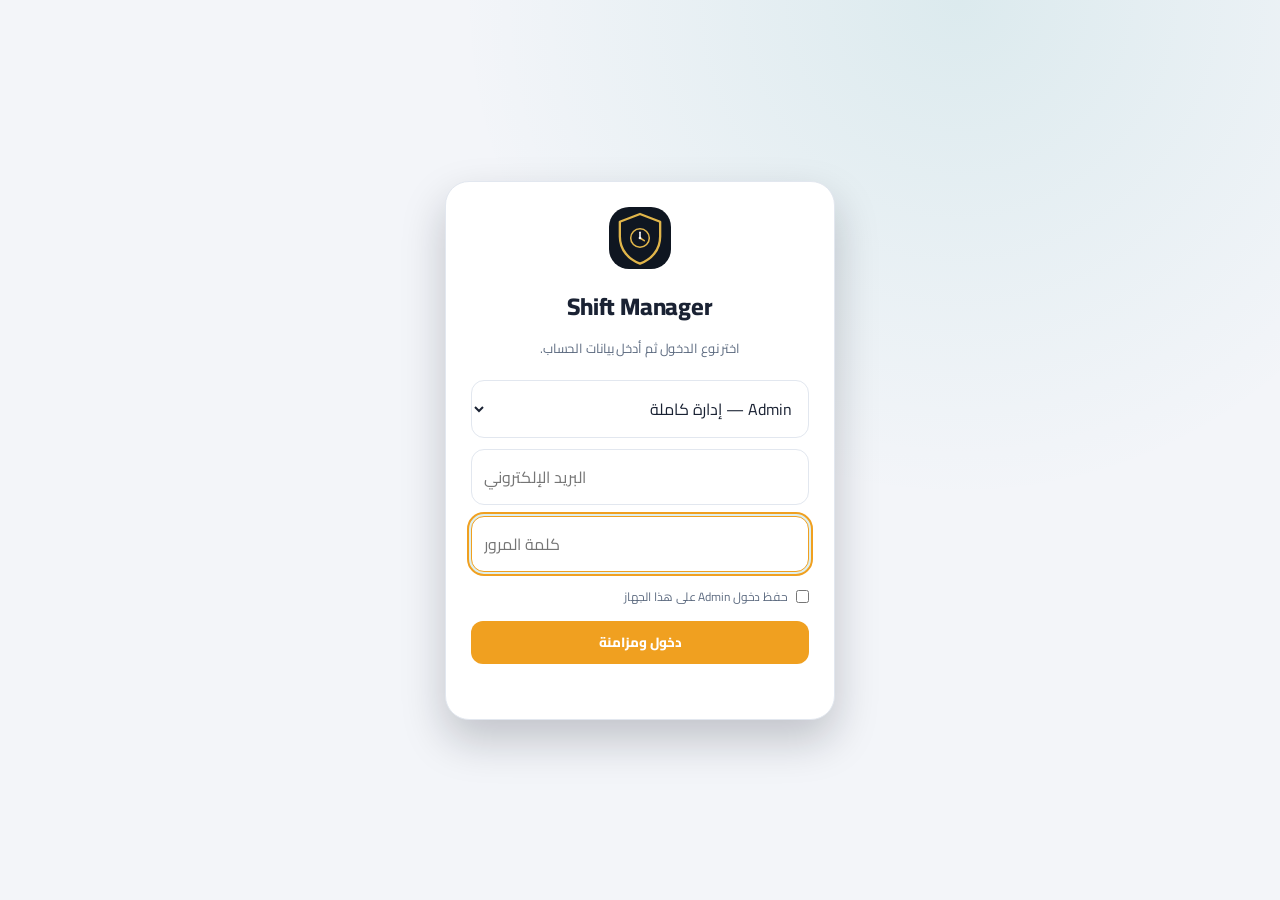
<file: index.html>
<!doctype html>
<!-- SHIFT MANAGER CLEAN V1 - SAFE CSS CASCADE CLEANUP 2026-09-22
     Original business logic, Supabase integration, and function names preserved. -->
<html lang="ar" dir="rtl">
<head>
  <meta charset="utf-8" />
  <meta name="viewport" content="width=device-width,initial-scale=1,viewport-fit=cover" />
  <meta name="theme-color" content="#f3f5f9" />
  <link rel="icon" type="image/svg+xml" href="icons/icon.svg?v=20261127m">
  <link rel="icon" type="image/png" sizes="32x32" href="icons/favicon-32.png?v=20261127m">
  <link rel="apple-touch-icon" href="icons/apple-touch-icon.png?v=20261127m">
  <link rel="manifest" href="manifest.webmanifest">
<title>Shift Manager</title>
  <link rel="preconnect" href="https://fonts.googleapis.com">
  <link rel="preconnect" href="https://fonts.gstatic.com" crossorigin>
  <link href="https://fonts.googleapis.com/css2?family=Cairo:wght@400;500;600;700;800;900&display=swap" rel="stylesheet">
  <link rel="stylesheet" href="css/app.css?v=20261127m">
</head>
<body>
<div class="auth-screen" id="authScreen">
  <div class="auth-card">
    <div class="auth-logo app-icon"><img src="icons/icon.svg?v=20261127m" alt=""></div>
    <h2>Shift Manager</h2>
    <p>اختر نوع الدخول ثم أدخل بيانات الحساب.</p>
    <select id="loginRole" onchange="updateLoginRoleUI()">
      <option value="admin">Admin — إدارة كاملة</option>
      <option value="guest">Guest — عرض فقط</option>
    </select>
    <input type="email" id="loginEmail" placeholder="البريد الإلكتروني" autocomplete="username">
    <input type="password" id="loginPassword" placeholder="كلمة المرور" autocomplete="current-password" onkeydown="if(event.key==='Enter')login()">
    <label class="remember-row" id="rememberLoginRow"><input type="checkbox" id="rememberLogin"> حفظ دخول Admin على هذا الجهاز</label>
    <button class="primary" id="loginBtn" onclick="login()">دخول ومزامنة</button>
    <div class="auth-error" id="authError"></div>
  </div>
</div>
<div class="app locked" id="appShell">
  <div class="topbar">
    <div class="brand">
      <div class="brand-mark app-icon"><img src="icons/icon.svg?v=20261127m" alt=""></div>
      <div class="title">
        <h1>Shift Manager</h1>
        <p>Group A · لوحة إدارة الشفت</p>
      </div>
    </div>
    <div class="global-search" style="margin:0;flex:1;max-width:420px">
      <span class="global-search-icon">⌕</span>
      <input id="globalSearchInput" placeholder="بحث شامل: اسم الموظف أو الرقم الوظيفي" autocomplete="off" oninput="renderGlobalSearch()" onfocus="renderGlobalSearch()">
      <div class="search-results" id="globalSearchResults"></div>
    </div>
    <div class="cloud-tools">
      <span class="role-badge-top" id="currentRoleBadge">Admin</span>
      <span class="cloud-status" id="cloudStatus" title="حالة المزامنة"></span>
      <div class="notify-wrap"><button class="iconbtn" id="notifyBtn" title="التنبيهات" onclick="openNotifications()">🔔</button><span class="notify-count" id="notifyCount">0</span></div>
      <button class="iconbtn" id="backupBtn" title="نسخة احتياطية">⤴︎</button>
      <button class="iconbtn" title="تسجيل الخروج" onclick="logout()">↪</button>
    </div>
  </div>

  <nav class="bottom-nav">
    <button class="navbtn active" data-view="insightsView" onclick="showView('insightsView',this)"><span><svg class="ic" viewBox="0 0 24 24" aria-hidden="true"><path d="M3 13a1 1 0 0 1 1-1h4a1 1 0 0 1 1 1v6a1 1 0 0 1-1 1H4a1 1 0 0 1-1-1z"/><path d="M15 9a1 1 0 0 1 1-1h4a1 1 0 0 1 1 1v10a1 1 0 0 1-1 1h-4a1 1 0 0 1-1-1z"/><path d="M9 5a1 1 0 0 1 1-1h4a1 1 0 0 1 1 1v14a1 1 0 0 1-1 1h-4a1 1 0 0 1-1-1z"/><path d="M4 20h14"/></svg></span>المؤشرات</button>
    <button class="navbtn nav-main" data-view="homeView" onclick="showView('homeView',this)"><span><svg class="ic" viewBox="0 0 24 24" aria-hidden="true"><path d="M5 12H3l9-9 9 9h-2"/><path d="M5 12v7a2 2 0 0 0 2 2h10a2 2 0 0 0 2-2v-7"/><path d="M9 21v-6a2 2 0 0 1 2-2h2a2 2 0 0 1 2 2v6"/></svg></span>الرئيسية</button>
    <button class="navbtn nav-main" data-view="employeesView" onclick="showView('employeesView',this)"><span><svg class="ic" viewBox="0 0 24 24" aria-hidden="true"><path d="M9 7m-4 0a4 4 0 1 0 8 0a4 4 0 1 0-8 0"/><path d="M3 21v-2a4 4 0 0 1 4-4h4a4 4 0 0 1 4 4v2"/><path d="M16 3.13a4 4 0 0 1 0 7.75"/><path d="M21 21v-2a4 4 0 0 0-3-3.85"/></svg></span>الموظفون</button>
    <button class="navbtn nav-main" data-view="leaveView" onclick="showView('leaveView',this)"><span><svg class="ic" viewBox="0 0 24 24" aria-hidden="true"><path d="M4 7a2 2 0 0 1 2-2h12a2 2 0 0 1 2 2v12a2 2 0 0 1-2 2H6a2 2 0 0 1-2-2z"/><path d="M16 3v4"/><path d="M8 3v4"/><path d="M4 11h16"/><path d="M8 15h2v2H8z"/></svg></span>الإجازات</button>
<button class="navbtn nav-main" id="lpNavBtn" data-view="leavePlanView" onclick="showView('leavePlanView',this)"><span><svg class="ic" viewBox="0 0 24 24" aria-hidden="true"><path d="M9 5H7a2 2 0 0 0-2 2v12a2 2 0 0 0 2 2h10a2 2 0 0 0 2-2V7a2 2 0 0 0-2-2h-2"/><path d="M9 3m0 2a2 2 0 0 1 2-2h2a2 2 0 0 1 2 2v0a2 2 0 0 1-2 2h-2a2 2 0 0 1-2-2z"/><path d="M9 14l2 2 4-4"/></svg></span>خطة الإجازة</button>
    <button class="navbtn" data-view="calendarView" onclick="showView('calendarView',this)"><span><svg class="ic" viewBox="0 0 24 24" aria-hidden="true"><path d="M4 7a2 2 0 0 1 2-2h12a2 2 0 0 1 2 2v12a2 2 0 0 1-2 2H6a2 2 0 0 1-2-2z"/><path d="M16 3v4"/><path d="M8 3v4"/><path d="M4 11h16"/><path d="M11 15h1"/><path d="M12 15v3"/></svg></span>التقويم</button>
    <button class="navbtn" data-view="shiftView" onclick="showView('shiftView',this)"><span><svg class="ic" viewBox="0 0 24 24" aria-hidden="true"><path d="M12 3a12 12 0 0 0 8.5 3A12 12 0 0 1 12 21 12 12 0 0 1 3.5 6 12 12 0 0 0 12 3"/></svg></span>الشفت</button>
    <button class="navbtn" data-view="gateCoverageView" onclick="showView('gateCoverageView',this)"><span><svg class="ic" viewBox="0 0 24 24" aria-hidden="true"><path d="M5 20V7"/><path d="M3 20h4"/><path d="M5 9h15v4H5"/><path d="M9 9l4 4M14 9l4 4"/></svg></span>التغطية</button>
    <button class="navbtn" data-view="reportsView" onclick="showView('reportsView',this)"><span><svg class="ic" viewBox="0 0 24 24" aria-hidden="true"><path d="M14 3v4a1 1 0 0 0 1 1h4"/><path d="M17 21H7a2 2 0 0 1-2-2V5a2 2 0 0 1 2-2h7l5 5v11a2 2 0 0 1-2 2z"/><path d="M9 17v-5"/><path d="M12 17v-1"/><path d="M15 17v-3"/></svg></span>التقارير</button>
    <button class="navbtn" data-view="updateView" onclick="showView('updateView',this)"><span><svg class="ic" viewBox="0 0 24 24" aria-hidden="true"><path d="M15 4.5l-4 4L7 10l-1.5 1.5 7 7L14 17l1.5-4 4-4"/><path d="M9 15l-4.5 4.5"/><path d="M14.5 4L20 9.5"/></svg></span>تحديثات</button>
    <button class="navbtn nav-more" type="button" onclick="toggleNavMore()" aria-haspopup="true"><span><svg class="ic" viewBox="0 0 24 24" aria-hidden="true"><path d="M4 6h16"/><path d="M4 12h16"/><path d="M4 18h16"/></svg></span>المزيد</button>
  </nav>
  <div class="nav-more-sheet" id="navMoreSheet" onclick="if(event.target===this)toggleNavMore(false)"><div class="nav-more-panel" id="navMorePanel"></div></div>

  <main>
    <section id="insightsView" class="view active">
      <div class="dash-head">
        <div><span class="section-kicker">Group A · لوحة المؤشرات</span><h2 id="dashTitle">نظرة عامة</h2><small id="dashSub"></small></div>
        <button class="dash-share" id="shareInsightsBtn" onclick="smShareOpen()">مشاركة مع السوبرفايزر</button>
      </div>
      <div class="dash-kpis" id="insightsDashboardBox"></div>
      <div class="dash-grid">
        <div class="section dash-panel ins-sec dash-span2" id="insSecLoad">
          <div class="section-head ins-toggle"><div><span class="section-kicker">الأسابيع الثمانية الجاية</span><h2>ضغط الإجازات على الشفتات</h2></div><span class="ins-chev">⌃</span></div>
          <div class="ins-body"><div class="ins-load" id="insightsShiftLoad"></div></div>
        </div>
        <div class="section dash-panel ins-sec" id="insSecAttn">
          <div class="section-head ins-toggle"><div><span class="section-kicker">مرتبة حسب الأهمية</span><h2>يحتاج انتباهك</h2></div><span class="ins-chev">⌃</span></div>
          <div class="ins-body"><div class="ins-attn" id="insightsAttention"></div></div>
        </div>
        <div class="section dash-panel ins-sec dash-full" id="insSecMonths">
          <div class="section-head ins-toggle"><div><span class="section-kicker">مين مجاز في أي شهر</span><h2>توزيع الإجازات على أشهر السنة</h2></div><div style="display:flex;gap:8px;align-items:center"><div class="ins-tabs" id="insMonthsTabs"></div><span class="ins-chev">⌃</span></div></div>
          <div class="ins-body"><div id="insightsMonths"></div></div>
        </div>
        <div class="section dash-panel ins-sec dash-span2" id="insSecYE">
          <div class="section-head ins-toggle"><div><span class="section-kicker" id="insightsYearEndKicker">قبل نهاية السنة</span><h2>تصفية الأرصدة</h2></div><span class="ins-chev">⌃</span></div>
          <div class="ins-body"><div id="insightsYearEnd"></div></div>
        </div>
        <div class="section dash-panel ins-sec" id="insSecMarine">
          <div class="section-head ins-toggle"><div><span class="section-kicker" id="insMarineKicker">صلاحيات الدخول</span><h2>بطاقات Marine ID</h2></div><span class="ins-chev">⌃</span></div>
          <div class="ins-body"><div id="insightsMarine"></div></div>
        </div>
        <div class="section dash-panel ins-sec dash-full" id="insSecRecords">
          <div class="section-head ins-toggle"><div><span class="section-kicker" id="insRecKicker">من سجلات الموظفين</span><h2>أعلى الموظفين</h2></div><span class="ins-chev">⌃</span></div>
          <div class="ins-body"><div class="ins-rec-bar" id="insRecRange"></div><div class="ins-rec" id="insightsRecords"></div></div>
        </div>
      </div>
    </section>

    <section id="homeView" class="view">
      <div class="access-cards" id="accessCards"></div>
            <div class="dashboard-hero">
        <div class="dashboard-shift-card">
          <div class="dashboard-shift-kicker">دوام Group A اليوم</div>
          <div class="dashboard-shift-main">
            <div class="dashboard-shift-code" id="dashboardShiftCode">—</div>
            <div class="dashboard-shift-copy"><strong id="dashboardShiftName">جاري الحساب</strong><span id="dashboardShiftPeriod"></span></div>
          </div>
          <div class="dashboard-next-shift" id="dashboardNextShift">الشفت القادم</div>
          <div class="dashboard-conditional-reminder" id="conditionalShiftReminder" style="display:none"></div>
          <button class="marine-alert ok" id="marineAlert" onclick="openMarineAlerts()"><strong>Marine ID Access</strong><span>جاري فحص البطاقات...</span></button>
        </div>
        <button class="dashboard-add-card" onclick="openLeaveModal()">
          <span class="dashboard-add-icon">＋</span>
          <strong>إضافة إجازة</strong>
          <span>مع فحص العدد والتعارض تلقائيًا قبل الحفظ</span>
        </button>
      </div>
      <button class="marine-mobile-alert ok" id="marineMobileAlert" onclick="openMarineAlerts()">Marine ID Access — جاري فحص البطاقات...</button>
      <div class="grid4">
        <div class="stat" style="--stat-glow:rgba(65,199,255,.15)"><div class="stat-top"><div class="stat-icon">👥</div><div class="num" id="totalCount">0</div></div><div class="label">إجمالي الموظفين</div></div>
        <div class="stat" style="--stat-glow:rgba(45,212,163,.16)"><div class="stat-top"><div class="stat-icon">✓</div><div class="num" id="workingCount">0</div></div><div class="label">على رأس العمل</div></div>
        <div class="stat" style="--stat-glow:rgba(96,165,250,.16)"><div class="stat-top"><div class="stat-icon">☂</div><div class="num" id="leaveCount">0</div></div><div class="label">في إجازة الآن</div></div>
        <div class="stat" style="--stat-glow:rgba(247,185,85,.16)"><div class="stat-top"><div class="stat-icon">◷</div><div class="num" id="soonCount">0</div></div><div class="label">تنبيهات خلال 3 أيام</div></div>
      </div>

      <div class="reminder-card amber" style="margin:14px 0;cursor:pointer" onclick="showView('updateView',document.querySelector('[data-view=updateView]'))">
        <div class="reminder-head">📌 آخر التحديثات</div>
        <div id="latestUpdatesBox" class="reminder-body"></div>
      </div>

      <div class="reminder-grid">
        <button class="ai-inline-card reminder-card blue" onclick="openAIAssistant()">
          <div class="ai-inline-mic">🎙️</div>
          <div class="ai-inline-text"><strong>المساعد الذكي</strong><span>اضغط على الميكروفون أو تحدث الآن</span></div>
        </button>
        <div class="reminder-card amber"><div class="reminder-head">🔔 تذكيرات اليوم</div><div id="reminderTodayBox" class="reminder-body"></div></div>
        <div class="reminder-card blue"><div class="reminder-head">🛫 إجازات قادمة (خلال يومين)</div><div id="reminderUpcomingBox" class="reminder-body"></div></div>
        <div class="reminder-card green"><div class="reminder-head">↩️ راجعون (خلال يومين)</div><div id="reminderReturningBox" class="reminder-body"></div></div>
        <div class="reminder-card red"><div class="reminder-head">🪪 بطاقات بحرية منتهية</div><div id="reminderExpiredBox" class="reminder-body"></div></div>
      </div>

      <div class="section section-wide leave-insights-section">
        <div class="section-head">
          <div><span class="section-kicker">مؤشرات السنة الحالية</span><h2>متابعة استخدام وتصفية رصيد الإجازات</h2></div>
          <div style="display:flex;gap:8px;align-items:center"><span class="chip" id="leaveInsightsYear"></span><button class="secondary" onclick="exportLeaveInsightsPDF()">PDF</button></div>
        </div>
        <div class="leave-insights" id="leaveBalanceInsights"></div>
      </div>

      <div class="section section-wide">
        <div class="section-head">
          <div><span class="section-kicker">الحالة الحالية والقريبة</span><h2>متابعة الإجازات</h2></div>
          <span class="chip" id="currentLeaveCount">0 موظف</span>
        </div>
        <div class="status-legend">
          <span class="legend-item"><span class="legend-dot" style="background:var(--yellow)"></span>إجازته قريبة</span>
          <span class="legend-item"><span class="legend-dot" style="background:var(--blue)"></span>في إجازة</span>
          <span class="legend-item"><span class="legend-dot" style="background:var(--green)"></span>راجع قريب</span>
        </div>
        <div id="currentLeaveTable"></div>
      </div>

      <div class="section section-wide">
        <div class="section-head">
          <div><span class="section-kicker">تذكير شخصي</span><h2>ملاحظاتي وتنبيهاتي</h2></div>
          <button onclick="openPersonalNoteModal()">+ ملاحظة</button>
        </div>
        <div class="note-list" id="personalNotesList"></div>
      </div>

      <div class="section">
        <div class="section-head">
          <div><span class="section-kicker">خلال 3 أيام</span><h2>تنبيهات الإجازات</h2></div>
          <span class="chip" id="todayLabel"></span>
        </div>
        <div class="list" id="alertsList"></div>
      </div>

      <div class="section">
        <div class="section-head"><div><span class="section-kicker">التوزيع اليومي</span><h2>الشفت الحالي</h2></div><button onclick="showView('shiftView')">إدارة</button></div>
        <div id="currentShiftPreview"></div>
      </div>
    </section>

    <section id="employeesView" class="view">
      <div class="section">
        <div class="section-head"><h2>الموظفون</h2><button onclick="openEmployeeModal()">+ إضافة</button></div>
        <div class="toolbar"><input id="searchInput" placeholder="ابحث بالاسم أو الرقم الوظيفي" oninput="renderEmployees()"></div>
        <div class="list" id="employeesList"></div>
      </div>
    </section>


    <section id="employeeProfileView" class="view">
      <div class="section">
        <div class="section-head">
          <h2>ملف الموظف</h2>
          <button class="secondary" onclick="showView('employeesView')">رجوع</button>
        </div>
        <div id="employeeProfileHeader"></div>
      </div>

      <div class="section">
        <div class="section-head"><h2>إضافة ملاحظة</h2></div>
        <div class="form">
          <select id="recordType">
            <option value="Note">Note</option>
            <option value="Late">Late</option>
            <option value="Excuse">Excuse</option>
            <option value="M time">M time</option>
            <option value="Medical release">Medical release</option>
          </select>
          <input type="date" id="recordDate">
          <textarea id="recordNote" placeholder="تفاصيل / ملاحظة اختيارية"></textarea>
          <button class="primary" onclick="saveEmployeeRecord()">حفظ الملاحظة</button>
        </div>
      </div>

      <div class="section achievement-section">
        <div class="section-head"><div><span class="section-kicker">السجل الإيجابي</span><h2>إنجازات الموظف</h2></div><div style="display:flex;gap:7px;align-items:center;flex-wrap:wrap"><span class="chip" id="achievementCount">0</span><button class="secondary" onclick="printEmployeeAchievements()">طباعة الإنجازات</button><button class="secondary" onclick="openAllAchievementsReport()">تقرير الجميع</button></div></div>
        <div class="form achievement-form">
          <select id="achievementType">
            <option value="بلاغ عن مشكلة">بلاغ عن مشكلة</option>
            <option value="اقتراح تطويري">اقتراح تطويري</option>
            <option value="تميّز في العمل">تميّز في العمل</option>
            <option value="شكر وتقدير">شكر وتقدير</option>
            <option value="إنجاز آخر">إنجاز آخر</option>
          </select>
          <input type="date" id="achievementDate">
          <textarea id="achievementNote" placeholder="اكتب تفاصيل الإنجاز، مثل: أبلغ عن مشكلة وساهم في معالجتها"></textarea>
          <div style="display:flex;gap:8px"><button class="primary" id="achievementSaveBtn" style="flex:1" onclick="saveEmployeeAchievement()">حفظ الإنجاز</button><button class="secondary" id="achievementCancelBtn" style="display:none" onclick="cancelAchievementEdit()">إلغاء التعديل</button></div>
        </div>
        <div class="list achievement-list" id="employeeAchievementsList"></div>
      </div>

      <div class="section">
        <div class="section-head"><h2>الإجازات</h2><span class="chip" id="profileLeaveCount">0</span></div>
        <div class="list" id="employeeLeavesList"></div>
      </div>

      <div class="section">
        <div class="section-head"><h2>سجل الملاحظات</h2><span class="chip" id="recordCount">0</span></div>
        <div class="list" id="employeeRecordsList"></div>
      </div>
    </section>

    <section id="leaveView" class="view">
      <div class="section">
        <div class="section-head"><h2>الإجازات</h2><div style="display:flex;gap:8px"><button class="secondary" style="background:var(--card)!important;color:var(--text)!important;border:1px solid var(--line)!important" onclick="exportLeavesExcel()">تصدير Excel</button><button onclick="openLeaveModal()">+ إجازة</button></div></div>
        <div class="month-filter">
          <input type="month" id="leaveMonthFilter" aria-label="اختر شهر الإجازات" onchange="clearLeaveRange(false);renderLeaves()">
          <button class="secondary" onclick="showCurrentLeaveMonth()">هذا الشهر</button>
          <button class="secondary" onclick="clearLeaveMonth()">عرض الكل</button>
          
        </div>
        <details class="leave-range" id="leaveRangeBox"><summary>بحث بفترة محددة</summary>
        <div class="month-filter" style="margin-top:10px">
          <label class="small-note">من</label>
          <input type="text" id="leaveRangeStart" placeholder="اختر تاريخ البداية" readonly onclick="openShiftDatePicker('leaveRangeStart')" aria-label="بداية فترة البحث">
          <label class="small-note">إلى</label>
          <input type="text" id="leaveRangeEnd" placeholder="اختر تاريخ النهاية" readonly onclick="openShiftDatePicker('leaveRangeEnd')" aria-label="نهاية فترة البحث">
          <button class="primary" onclick="applyLeaveRange()">عرض الموظفين</button>
          <button class="secondary" onclick="clearLeaveRange()">مسح الفترة</button>
        </div>
        </details>
        <div class="section-head"><span class="small-note" id="leaveMonthTitle">جميع الإجازات</span><span class="chip" id="leaveMonthCount">0 موظف</span></div>
        <div class="list" id="leaveList"></div>
      </div>

    </section>

    <section id="gateCoverageView" class="view">
      <div class="section">
        <div class="section-head">
          <div><span class="section-kicker">Read Only — من بيانات History المحفوظة</span><h2>Gate &amp; Patrol Coverage</h2></div>
        </div>
        <div class="form" style="max-width:220px;margin-bottom:6px">
          <label class="small-note">السنة</label>
          <select id="gateCoverageYear" onchange="renderGateCoverage()"></select>
        </div>
      </div>

      <div class="section">
        <div class="section-head"><div><span class="section-kicker">🚪</span><h2>Gate Coverage</h2></div></div>
        <div id="gateCoverageGates" class="access-cards" style="grid-template-columns:repeat(auto-fit,minmax(220px,1fr))"></div>
      </div>

      <div class="section">
        <div class="section-head"><div><span class="section-kicker">🚓</span><h2>Patrol Coverage</h2></div></div>
        <div id="gateCoveragePatrols" class="access-cards" style="grid-template-columns:repeat(auto-fit,minmax(220px,1fr))"></div>
      </div>

      <div class="section">
        <div class="section-head"><div><span class="section-kicker" id="tempCoverageKicker">من قائمة الاسم في جدول الشفت</span><h2>تغطيات خارج الجدول</h2></div></div>
        <div id="tempCoverageLog" class="access-cards" style="grid-template-columns:repeat(auto-fit,minmax(220px,1fr))"></div>
      </div>
    </section>

    <section id="leavePlanView" class="view">
      <div class="section lp-section" id="leavePlanSection">
        <div class="section-head"><div><div class="section-kicker">الموظفين يختارون، وأنت تعتمد <span style="opacity:.55;font-weight:600">· إصدار 27 نوفمبر ١٣</span></div><h2>خطة الإجازة السنوية</h2></div><div style="display:flex;gap:8px;flex-wrap:wrap"><button class="dash-share" onclick="smShareOpen('leaveplan')">مشاركة مع السوبرفايزر</button><button class="secondary" onclick="lpLoad()">تحديث</button></div></div>
        <div class="lp-controls">
          <label>السنة<input type="number" id="lpYear" min="2025" max="2100" onchange="lpLoad()"></label>
          <label>الحد في الشهر<input type="number" id="lpMax" min="1" max="60" value="6"></label>
          <label>آخر موعد لاختيار الأشهر<input type="date" id="lpDeadline"></label>
          <label>آخر موعد لتحديد التواريخ<input type="date" id="lpDatesDeadline"></label>
          <label class="lp-check"><input type="checkbox" id="lpOpen" checked> الاستقبال مفتوح</label>
          <button class="secondary" onclick="lpSaveSettings()">حفظ الإعدادات</button>
        </div>
        <div id="lpStatus" class="small-note" style="margin:8px 0"></div>
        <div class="lp-dl" id="lpDl"></div>
        <div class="lp-stats" id="lpStats"></div>
        <div class="lp-months" id="lpMonths"></div>
        <div class="lp-groups">
          <div class="lp-group"><div class="lp-gt">١ · الروابط والرسائل</div>
            <button class="primary" onclick="lpGenerateLinks()">تجهيز روابط الموظفين</button>
            <button class="primary" onclick="lpReminders()">⏰ تذكير المتأخرين</button>
            <button class="secondary" onclick="lpCopyLinks(false)">روابط اللي ما سلّموا</button>
            <button class="secondary" onclick="lpCopyLinks(true)">نسخ كل الروابط</button>
            <button class="secondary" onclick="lpCopyDatesMessages()">رسائل تحديد الفترة</button>
            <button class="secondary" onclick="lpCopyRejectedMessages()">رسائل المرفوضين</button>
          </div>
          <div class="lp-group"><div class="lp-gt">٢ · الاعتماد</div>
            <button class="secondary" onclick="lpApproveAll()">اعتماد كل الأشهر المرسلة</button>
            <button class="secondary" onclick="lpApproveAllDates()">اعتماد كل التواريخ المرسلة</button>
          </div>
          <div class="lp-group"><div class="lp-gt">٣ · التصدير</div>
            <button class="secondary" onclick="lpExport()">تصدير Excel</button>
            <button class="secondary" onclick="lpExportChoices()">جدول الخيارات</button>
          </div>
        </div>
        <div class="lp-filter" id="lpFilter"></div>
        <div class="list" id="lpList"></div>
      </div>
    </section>

    <section id="reportsView" class="view">
      <div class="report-picker">
        <button class="report-choice active" data-report="balances" onclick="selectReportType('balances',this)"><span><svg class="ic" viewBox="0 0 24 24" aria-hidden="true"><path d="M17 8V5a1 1 0 0 0-1-1H6a2 2 0 0 0 0 4h12a1 1 0 0 1 1 1v3m0 4v3a1 1 0 0 1-1 1H6a2 2 0 0 1-2-2V6"/><path d="M20 12v4h-4a2 2 0 0 1 0-4h4"/></svg></span><strong>أرصدة الموظفين</strong><small>رصيد جميع الموظفين</small></button>
        <button class="report-choice" data-report="monthly" onclick="selectReportType('monthly',this)"><span><svg class="ic" viewBox="0 0 24 24" aria-hidden="true"><path d="M4 7a2 2 0 0 1 2-2h12a2 2 0 0 1 2 2v12a2 2 0 0 1-2 2H6a2 2 0 0 1-2-2z"/><path d="M16 3v4"/><path d="M8 3v4"/><path d="M4 11h16"/></svg></span><strong>إجازات الشهر</strong><small>تقرير شهري كامل</small></button>
        <button class="report-choice" data-report="annual" onclick="selectReportType('annual',this)"><span><svg class="ic" viewBox="0 0 24 24" aria-hidden="true"><path d="M8 7a4 4 0 1 0 8 0a4 4 0 1 0-8 0"/><path d="M6 21v-2a4 4 0 0 1 4-4h4a4 4 0 0 1 4 4v2"/></svg></span><strong>التقرير السنوي</strong><small>تقرير موظف محدد</small></button>
        <button class="report-choice" data-report="fullEmployee" onclick="selectReportType('fullEmployee',this)"><span><svg class="ic" viewBox="0 0 24 24" aria-hidden="true"><path d="M9 5H7a2 2 0 0 0-2 2v12a2 2 0 0 0 2 2h10a2 2 0 0 0 2-2V7a2 2 0 0 0-2-2h-2"/><path d="M9 5a2 2 0 0 1 2-2h2a2 2 0 0 1 2 2v0a2 2 0 0 1-2 2h-2a2 2 0 0 1-2-2z"/><path d="M9 12h6"/><path d="M9 16h6"/></svg></span><strong>تقرير موظف كامل</strong><small>الملاحظات والإجازات والإنجازات</small></button>
        <button class="report-choice" data-report="achievements" onclick="selectReportType('achievements',this)"><span><svg class="ic" viewBox="0 0 24 24" aria-hidden="true"><path d="M8 21h8"/><path d="M12 17v4"/><path d="M7 4h10"/><path d="M17 4v8a5 5 0 0 1-10 0V4"/><path d="M5 9m-2 0a2 2 0 1 0 4 0a2 2 0 1 0-4 0"/><path d="M19 9m-2 0a2 2 0 1 0 4 0a2 2 0 1 0-4 0"/></svg></span><strong>تقرير الإنجازات</strong><small>جميع الموظفين المنجزين</small></button>
      </div>

      <div class="section report-panel active" id="balancesReportPanel">
        <div class="section-head"><div><span class="section-kicker">جميع الموظفين</span><h2>تقرير أرصدة الإجازات</h2></div></div>
        <div class="month-filter">
          <button class="primary" onclick="renderBalancesReport()">تحديث التقرير</button>
          <button class="secondary" onclick="exportBalancesReportExcel()">Excel</button>
          <button class="secondary" onclick="printReport('balancesReportBox','تقرير أرصدة الإجازات')">طباعة / PDF</button>
        </div>
        <div id="balancesReportBox"></div>
      </div>

      <div class="section report-panel" id="monthlyReportPanel">
        <div class="section-head"><div><span class="section-kicker">تقارير قابلة للطباعة والتصدير</span><h2>التقارير</h2></div></div>
        <div class="form" style="margin-bottom:20px">
          <h3>تقرير الإجازات الشهري</h3>
          <div class="month-filter">
            <input type="month" id="monthlyReportMonth" aria-label="شهر التقرير">
            <button class="primary" onclick="renderMonthlyReport()">عرض التقرير</button>
            <button class="secondary" onclick="exportMonthlyReportExcel()">Excel</button>
            <button class="secondary" onclick="printReport('monthlyReportBox','تقرير الإجازات الشهري')">طباعة / PDF</button>
          </div>
        </div>
        <div id="monthlyReportBox"></div>
      </div>

      <div class="section report-panel" id="annualReportPanel">
        <div class="form" style="margin-bottom:20px">
          <h3>التقرير السنوي للموظف</h3>
          <div class="month-filter">
            <select id="annualReportEmployee"></select>
            <input type="number" id="annualReportYear" min="2020" max="2100" aria-label="السنة">
            <button class="primary" onclick="renderAnnualEmployeeReport()">عرض التقرير</button>
            <button class="secondary" onclick="exportAnnualEmployeeReport()">Excel</button>
            <button class="secondary" onclick="printReport('annualReportBox','التقرير السنوي للموظف')">طباعة / PDF</button>
          </div>
        </div>
        <div id="annualReportBox"></div>
      </div>

      <div class="section report-panel" id="fullEmployeeReportPanel">
        <div class="form" style="margin-bottom:20px">
          <h3>التقرير الكامل للموظف</h3>
          <div class="small-note" style="margin-bottom:10px">اختر الفترة المطلوبة لعرض ملاحظات وإجازات وإنجازات الموظف خلالها.</div>
          <div class="month-filter">
            <select id="fullEmployeeReportEmployee" aria-label="اختر الموظف"></select>
            <input type="date" id="fullEmployeeReportStart" aria-label="من تاريخ">
            <input type="date" id="fullEmployeeReportEnd" aria-label="إلى تاريخ">
            <button class="primary" onclick="renderFullEmployeeReport()">عرض التقرير الكامل</button>
            <button class="secondary" onclick="printReport('fullEmployeeReportBox','التقرير الكامل للموظف')">طباعة / PDF</button>
          </div>
        </div>
        <div id="fullEmployeeReportBox"></div>
      </div>

      <div class="section report-panel" id="achievementsReportPanel">
        <div class="section-head"><div><span class="section-kicker">السجل الإيجابي</span><h2>تقرير إنجازات الموظفين</h2></div></div>
        <div class="month-filter">
          <button class="primary" onclick="renderAchievementsReport()">عرض التقرير</button>
          <button class="secondary" onclick="exportAchievementsReportExcel()">Excel</button>
          <button class="secondary" onclick="printReport('achievementsReportBox','تقرير إنجازات الموظفين')">طباعة / PDF</button>
        </div>
        <div id="achievementsReportBox"></div>
      </div>
      <div class="section" id="smBackupSection" style="margin-top:16px">
        <div class="section-head"><div><div class="section-kicker">تنحفظ تلقائياً قبل أي تعديل · كل النسخ لآخر 7 أيام، ونسخة لكل يوم لين 4 شهور</div><h2>💾 النسخ الاحتياطية</h2></div>
          <div style="display:flex;gap:6px;flex-wrap:wrap"><button class="secondary" onclick="smBackupNow()">نسخة الآن</button><button class="secondary" onclick="smBackupsLoad()">تحديث</button></div></div>
        <div id="smBackupStatus" class="small-note" style="margin:6px 0"></div>
        <div class="list" id="smBackupList"></div>
      </div>
    </section>

    <section id="updateView" class="view">
      <div class="section">
        <div class="section-head"><div><span class="section-kicker">تعليمات وتغييرات العمل</span><h2>التحديثات</h2></div><button class="primary" onclick="openUpdateModal()">+ إضافة تحديث</button></div>
        <div class="note-list" id="updatesList"></div>
      </div>
    </section>


    <section id="shiftView" class="view">
      <div class="section sv-shell" id="monthlyRosterSection">
        <div class="sv-top">
          <div class="sv-month"><button class="secondary sv-arrow" onclick="changeMonthlyRosterMonth(-1)" aria-label="الشهر السابق">›</button><div><span class="section-kicker" id="svKicker">الجدول الشهري</span><div class="monthly-roster-title" id="monthlyRosterTitle">الجدول الشهري</div></div><button class="secondary sv-arrow" onclick="changeMonthlyRosterMonth(1)" aria-label="الشهر التالي">‹</button></div>
          <div class="roster-period sv-period no-print"><label>من</label><input type="text" readonly class="shift-date-input" id="monthlyRosterStart" onclick="openShiftDatePicker(this)" onchange="updateMonthlyRosterPeriodDraft()"><label>إلى</label><input type="text" readonly class="shift-date-input" id="monthlyRosterEnd" onclick="openShiftDatePicker(this)" onchange="updateMonthlyRosterPeriodDraft()"></div>
          <span class="sv-status" id="svStatus"></span>
          <div class="sv-actions no-print">
            <button class="primary auto-roster-btn" onclick="previewAutoMonthlyRoster()">توزيع تلقائي</button>
            <button class="secondary" onclick="saveMonthlyRosterPeriod()">حفظ الجدول</button>
            <div class="sv-more-wrap"><button class="secondary sv-more" onclick="toggleSvMore(event)" aria-label="المزيد" aria-haspopup="true">⋯</button>
              <div class="sv-menu" id="svMenu">
                <button onclick="toggleSvMore();goMonthlyRosterToday()">هذا الشهر</button>
                <button onclick="toggleSvMore();printMonthlyRoster()">طباعة / PDF</button>
                <button onclick="toggleSvMore();exportMonthlyRosterExcel()">تصدير Excel</button>
                <button class="danger" onclick="toggleSvMore();cancelMonthlyRoster()">إلغاء الجدول</button>
              </div></div>
          </div>
        </div>
        <div class="roster-summary sv-kpis" id="monthlyRosterSummary"></div>
        <div class="sv-body">
          <div id="monthlyRosterTable" class="sv-main"></div>
          <aside class="sv-side" id="svSide"></aside>
        </div>
      </div>

      <details class="section sv-fold" id="svCycleFold">
        <summary><span class="sv-fold-t">دورة الشفت</span><span class="sv-fold-s" id="svCycleSummary"></span><span class="sv-chev">⌄</span></summary>
        <div class="schedule-toolbar">
          <div><span class="section-kicker">دورة Group A</span><div class="schedule-title" id="scheduleTitle">جدول الدوام</div></div>
          <div class="schedule-actions">
            <button class="secondary" onclick="changeScheduleMonth(-1)">السابق</button>
            <button class="secondary" onclick="goScheduleToday()">اليوم</button>
            <button class="secondary" onclick="changeScheduleMonth(1)">التالي</button>
          </div>
        </div>
        <div class="shift-overview">
          <div class="shift-status-card" id="todayShiftCard"></div>
          <div class="shift-status-card" id="nextShiftCard"></div>
        </div>
        <div class="status-legend">
          <span class="legend-item"><span class="legend-dot" style="background:#efd45b"></span>ليل</span>
          <span class="legend-item"><span class="legend-dot" style="background:#e993aa"></span>مساء</span>
          <span class="legend-item"><span class="legend-dot" style="background:#d68ce4"></span>صباح</span>
          <span class="legend-item"><span class="legend-dot" style="background:#aab4c2"></span>راحة</span>
        </div>
        <div class="schedule-calendar">
          <div class="schedule-weekdays" id="scheduleWeekdays"></div>
          <div class="schedule-grid" id="scheduleGrid"></div>
        </div>
      </details>

      <details class="section sv-fold">
        <summary><span class="sv-fold-t">التوزيع اليومي</span><span class="sv-fold-s">توزيع الشفت يوم بيوم</span><span class="sv-chev">⌄</span></summary>
        <div class="section-head"><h2>توزيع الشفت</h2><button onclick="openShiftModal()">+ توزيع</button></div>
        <div id="shiftList"></div>
      </details>
    </section>

    <section id="calendarView" class="view">
      <div class="section">
        <div class="calendar-toolbar">
          <div><span class="section-kicker">نظرة شهرية</span><div class="calendar-title" id="calendarTitle">تقويم الإجازات</div></div>
          <div class="calendar-toolbar-actions">
            <button class="secondary no-print" onclick="changeCalendarMonth(-1)">السابق</button>
            <button class="secondary no-print" onclick="goCalendarToday()">اليوم</button>
            <button class="secondary no-print" onclick="changeCalendarMonth(1)">التالي</button>
            <button class="secondary no-print" onclick="exportLeavesExcel(calendarMonth)">Excel</button>
            <button class="primary no-print" onclick="prepareCalendarEmail()">إرسال التقويم</button>
          </div>
        </div>
        <div class="status-legend" style="margin-bottom:12px">
          <span class="legend-item"><span class="legend-dot" style="background:var(--yellow)"></span>بداية الإجازة</span>
          <span class="legend-item"><span class="legend-dot" style="background:var(--blue)"></span>في إجازة</span>
          <span class="legend-item"><span class="legend-dot" style="background:var(--green)"></span>نهاية الإجازة</span>
        </div>
        <div class="combined-calendar-note">يظهر دوام Group A أعلى كل يوم، وتظهر أسماء الموظفين المجازين تحته.</div>
        <div class="status-legend" style="margin-bottom:12px">
          <span class="legend-item"><span class="legend-dot" style="background:#efd45b"></span>ليل</span>
          <span class="legend-item"><span class="legend-dot" style="background:#e993aa"></span>مساء</span>
          <span class="legend-item"><span class="legend-dot" style="background:#d68ce4"></span>صباح</span>
          <span class="legend-item"><span class="legend-dot" style="background:#aab4c2"></span>راحة</span>
        </div>
        <div class="calendar-scroll"><div class="calendar-inner">
          <div class="calendar-weekdays" id="calendarWeekdays"></div>
          <div class="calendar-grid" id="leaveCalendar"></div>
        </div></div>
      </div>
    </section>
  </main>
</div>

<button class="fab" onclick="quickAdd()">+</button>
<button class="ai-fab" onclick="openAIAssistant()" title="المساعد الذكي">✦</button>

<div class="modal" id="aiAssistantModal">
  <div class="sheet ai-sheet">
    <div class="section-head">
      <div class="ai-title"><div class="ai-orb">✦</div><div><h3 style="margin:0">مساعد الشفت</h3><div class="small-note">تكلّم أو اكتب، والرد صوتي</div></div></div>
      <div style="display:flex;gap:6px"><button class="ai-voice-toggle" id="aiVoiceToggle" onclick="toggleAIVoice()" title="تشغيل أو كتم الرد الصوتي">🔊</button><button class="secondary" onclick="closeModal('aiAssistantModal')">إغلاق</button></div>
    </div>
    <div class="ai-chat" id="aiChat"></div>
    <div class="ai-quick">
      <button onclick="askAIQuick('مين في إجازة اليوم؟')">إجازات اليوم</button>
      <button onclick="askAIQuick('مين راجع خلال 7 أيام؟')">الراجعين قريب</button>
      <button onclick="askAIQuick('مين طالع إجازة خلال 7 أيام؟')">الإجازات القادمة</button>
      <button onclick="askAIQuick('كم موظف على رأس العمل اليوم؟')">المتاحون اليوم</button>
    </div>
    <div class="ai-compose">
      <button class="ai-mic" id="aiMicBtn" onclick="toggleAIListening()" title="تحدث مع المساعد">🎙️</button>
      <input id="aiInput" placeholder="مثال: سجل عند أحمد تأخير اليوم 20 دقيقة" onkeydown="if(event.key==='Enter')sendAIMessage()">
      <button class="ai-send" id="aiSendBtn" onclick="sendAIMessage()">إرسال</button>
    </div>
  </div>
</div>

<div class="modal" id="employeeModal">
  <div class="sheet">
    <h3 id="employeeModalTitle">إضافة موظف</h3>
    <div class="form">
      <input id="empName" placeholder="اسم الموظف بالإنجليزي">
      <input id="empNameAr" placeholder="اسم الموظف بالعربي">
      <input id="empId" placeholder="الرقم الوظيفي">
      <input type="tel" inputmode="tel" id="empPhone" placeholder="رقم الجوال (مثال: 05XXXXXXXX)">
      <input type="number" min="0" step="1" id="empLeaveBalance" placeholder="رصيد الإجازة المتبقي بالأيام">
      <label class="small-note">تاريخ انتهاء Marine ID Access</label>
      <input type="date" id="empMarineIdExpiry">
      <select id="empDutyRole">
        <option value="">اختر مهمة الموظف</option><option value="chief">Shift Chief</option><option value="assistant">Assistant Shift Chief</option><option value="community">Community Supervisor</option><option value="clerk">Shift Clerk</option><option value="scc">SCC</option><option value="visitor">Ind. Visitor</option><option value="commVisitor">Comm. Visitor</option><option value="leader">ليدر</option><option value="officer">فرد</option><option value="patrol">دورية</option><option value="flex">فرد + دورية</option>
      </select>
      <select id="empShift">
        <option>Morning</option><option>Afternoon</option><option>Night</option>
      </select>
      <input id="empLocation" placeholder="الموقع / البوابة">
      <textarea id="empNote" placeholder="ملاحظة اختيارية"></textarea>
      <div class="form-actions">
        <button class="primary" id="employeeSaveBtn" onclick="saveEmployee()">حفظ</button>
        <button class="secondary" onclick="closeEmployeeModal()">إلغاء</button>
      </div>
    </div>
  </div>
</div>

<div class="modal" id="leaveModal">
  <div class="sheet">
    <h3 id="leaveModalTitle">إضافة إجازة</h3>
    <div class="form">
      <select id="leaveEmployee"></select>
      <label class="small-note">بداية الإجازة</label>
      <input type="text" id="leaveStart" placeholder="اختر تاريخ البداية" readonly onclick="openShiftDatePicker('leaveStart')">
      <label class="small-note">نهاية الإجازة</label>
      <input type="text" id="leaveEnd" placeholder="اختر تاريخ النهاية" readonly onclick="openShiftDatePicker('leaveEnd')">
      <textarea id="leaveNote" placeholder="ملاحظة اختيارية"></textarea>
      <div class="form-actions">
        <button class="primary" id="leaveSaveBtn" onclick="saveLeave()">حفظ</button>
        <button class="secondary" onclick="closeModal('leaveModal')">إلغاء</button>
      </div>
    </div>
  </div>
</div>

<div class="modal" id="shiftDatePickerModal">
  <div class="sheet date-picker-sheet">
    <div class="date-picker-head">
      <button class="secondary" onclick="changeDatePickerMonth(-1)">السابق</button>
      <div><div class="small-note" id="datePickerTargetLabel">اختيار التاريخ</div><h3 id="datePickerTitle"></h3></div>
      <button class="secondary" onclick="changeDatePickerMonth(1)">التالي</button>
    </div>
    <div class="date-picker-legend">
      <span class="shift-morning">M · صباح</span><span class="shift-afternoon">A · ظهر</span><span class="shift-night">N · ليل</span><span class="shift-off">OFF · أوف</span>
    </div>
    <div class="shift-date-weekdays" id="shiftDateWeekdays"></div>
    <div class="shift-date-grid" id="shiftDateGrid"></div>
    <div class="form-actions" style="margin-top:12px">
      <button class="secondary" onclick="goDatePickerToday()">اليوم</button>
      <button class="secondary" onclick="closeModal('shiftDatePickerModal')">إلغاء</button>
    </div>
  </div>
</div>

<div class="modal" id="shiftModal">
  <div class="sheet">
    <h3>إضافة توزيع للشفت</h3>
    <div class="form">
      <input id="shiftPost" placeholder="الموقع، مثال: Gate 1">
      <select id="shiftEmployee"></select>
      <select id="shiftType"><option>Morning</option><option>Afternoon</option><option>Night</option></select>
      <div class="form-actions">
        <button class="primary" onclick="saveShift()">حفظ</button>
        <button class="secondary" onclick="closeModal('shiftModal')">إلغاء</button>
      </div>
    </div>
  </div>
</div>

<div class="modal" id="monthlyRosterModal">
  <div class="sheet">
    <div class="section-head"><div><span class="section-kicker" id="monthlyRosterModalGroup"></span><h3 id="monthlyRosterModalTitle">توزيع الموقع</h3></div><button class="secondary" onclick="closeModal('monthlyRosterModal')">إغلاق</button></div>
    <div class="small-note" id="monthlyRosterModalMonth" style="margin-bottom:12px"></div>
    <div class="sv-req-row"><label for="monthlyRosterModalReq">العدد المطلوب</label><input type="number" id="monthlyRosterModalReq" class="roster-required" onchange="setMonthlyRosterRequirement(editingMonthlyRosterPost,this.value);this.value=Number(monthlyRosterRequirements()[editingMonthlyRosterPost])||0"><span class="small-note" id="monthlyRosterModalReqHint"></span></div>
    <input class="roster-employee-search" id="monthlyRosterEmployeeSearch" placeholder="ابحث باسم الموظف أو رقم الباج" oninput="renderMonthlyRosterEmployeeOptions()">
    <div class="roster-employee-options" id="monthlyRosterEmployeeOptions"></div>
    <div class="form-actions" style="margin-top:14px">
      <button class="primary" onclick="saveMonthlyRosterAssignment()">حفظ التوزيع</button>
      <button class="secondary danger" onclick="clearMonthlyRosterAssignment()">تفريغ الموقع</button>
      <button class="secondary" onclick="closeModal('monthlyRosterModal')">إلغاء</button>
    </div>
  </div>
</div>

<div class="modal" id="autoRosterPreviewModal">
  <div class="sheet" style="max-width:900px">
    <div class="section-head"><div><span class="section-kicker">معاينة قبل الحفظ</span><h3>التوزيع التلقائي المقترح</h3></div><button class="secondary" onclick="closeModal('autoRosterPreviewModal')">إغلاق</button></div>
    <div id="autoRosterPreviewStatus"></div>
    <div id="autoRosterPreviewTable"></div>
    <div class="form-actions" style="margin-top:14px">
      <button class="primary" id="confirmAutoRosterBtn" onclick="confirmAutoMonthlyRoster()">اعتماد وحفظ التوزيع</button>
      <button class="secondary" onclick="closeModal('autoRosterPreviewModal')">إلغاء</button>
    </div>
  </div>
</div>

<div class="modal" id="updateModal">
  <div class="sheet">
    <h3>إضافة تحديث</h3>
    <div class="form">
      <textarea id="updateText" placeholder="مثال: تغيّر مسار الدورية الليلية، أو تعليمات جديدة بخصوص بوابة الدخول"></textarea>
      <div class="form-actions">
        <button class="primary" onclick="saveUpdateEntry()">حفظ</button>
        <button class="secondary" onclick="closeModal('updateModal')">إلغاء</button>
      </div>
    </div>
  </div>
</div>

<div class="modal" id="personalNoteModal">
  <div class="sheet">
    <h3>إضافة ملاحظة وتنبيه</h3>
    <div class="form">
      <label class="small-note">تاريخ التنبيه</label>
      <input type="date" id="personalNoteDate">
      <textarea id="personalNoteText" placeholder="مثال: عندنا جولة في الموقع، أو الموظف لديه كورس"></textarea>
      <div class="form-actions">
        <button class="primary" onclick="savePersonalNote()">حفظ التنبيه</button>
        <button class="secondary" onclick="closeModal('personalNoteModal')">إلغاء</button>
      </div>
    </div>
  </div>
</div>

<div class="modal" id="notificationsModal">
  <div class="sheet">
    <div class="section-head"><h3>التنبيهات القادمة</h3><button class="secondary" onclick="closeModal('notificationsModal')">إغلاق</button></div>
    <div class="small-note" style="margin-bottom:12px">الإجازات والعودة والملاحظات خلال 7 أيام</div>
    <div class="notification-list" id="notificationList"></div>
  </div>
</div>

<div class="modal" id="employeeHistoryModal">
  <div class="sheet">
    <div class="section-head"><h3 id="employeeHistoryTitle">History</h3><button class="secondary" onclick="closeModal('employeeHistoryModal')">إغلاق</button></div>
    <div class="small-note" style="margin-bottom:12px">سجل المواقع من التوزيعات الشهرية المحفوظة فعليًا — للقراءة فقط</div>
    <div class="form" style="margin-bottom:12px">
      <label class="small-note">السنة</label>
      <select id="employeeHistoryYear" onchange="renderEmployeeHistoryModal()"></select>
    </div>
    <div id="employeeHistoryUnique" style="margin-bottom:12px"></div>
    <div id="employeeHistoryList"></div>
    <div class="small-note" style="margin-top:14px;border-top:1px solid var(--line);padding-top:10px">
      <button class="secondary" onclick="runHistoricalImportMatch()">استيراد History 2026 من Excel (إجراء مرة واحدة لكل النظام)</button>
    </div>
  </div>
</div>

<div class="modal" id="historicalImportModal">
  <div class="sheet">
    <div class="section-head"><h3>مراجعة استيراد History 2026</h3><button class="secondary" onclick="closeModal('historicalImportModal')">إغلاق</button></div>
    <div class="small-note" id="histImportSummary" style="margin-bottom:12px"></div>
    <div class="small-note" style="font-weight:800;margin-bottom:6px">✅ تم الربط تلقائيًا</div>
    <div id="histImportMatched" style="margin-bottom:14px"></div>
    <div class="small-note" style="font-weight:800;margin-bottom:6px">⚠️ يحتاج مراجعة (أكثر من موظف محتمل)</div>
    <div id="histImportReview" style="margin-bottom:14px"></div>
    <div class="small-note" style="font-weight:800;margin-bottom:6px">❌ غير مرتبط</div>
    <div id="histImportUnmatched" style="margin-bottom:14px"></div>
    <div class="form-actions">
      <button class="primary" id="histImportConfirmBtn" onclick="confirmHistoricalImport()">اعتماد الأسماء المرتبطة فقط</button>
      <button class="secondary" onclick="closeModal('historicalImportModal')">إلغاء</button>
    </div>
  </div>
</div>

<div class="modal" id="marineAlertsModal">
  <div class="sheet">
    <div class="section-head"><div><span class="section-kicker">تنبيه قبل 30 يومًا</span><h3>Marine ID Access</h3></div><button class="secondary" onclick="closeModal('marineAlertsModal')">إغلاق</button></div>
    <div class="status-legend" style="margin-bottom:12px"><span class="legend-item"><span class="legend-dot" style="background:#be185d"></span>منتهية</span><span class="legend-item"><span class="legend-dot" style="background:#d97706"></span>تنتهي خلال شهر</span><span class="legend-item"><span class="legend-dot" style="background:#059669"></span>سارية</span></div>
    <div class="marine-list" id="marineAlertsList"></div>
  </div>
</div>

<div class="modal" id="accessGroupModal">
  <div class="sheet">
    <div class="section-head"><div><span class="section-kicker">Access List</span><h3 id="accessGroupTitle">Access</h3></div><button class="secondary" onclick="closeModal('accessGroupModal')">إغلاق</button></div>
    <div class="access-members" id="accessGroupMembers"></div>
  </div>
</div>

<script src="js/1-core.js?v=20261127m"></script>
<script src="js/2-dashboard-calendar.js?v=20261127m"></script>
<script src="js/3-employees-reports.js?v=20261127m"></script>
<script src="js/4-leaves-roster.js?v=20261127m"></script>
<script src="js/5-views-leaveplan-save.js?v=20261127m"></script>
<script src="js/6-assistant-boot.js?v=20261127m"></script>
</body>
</html>
</file>
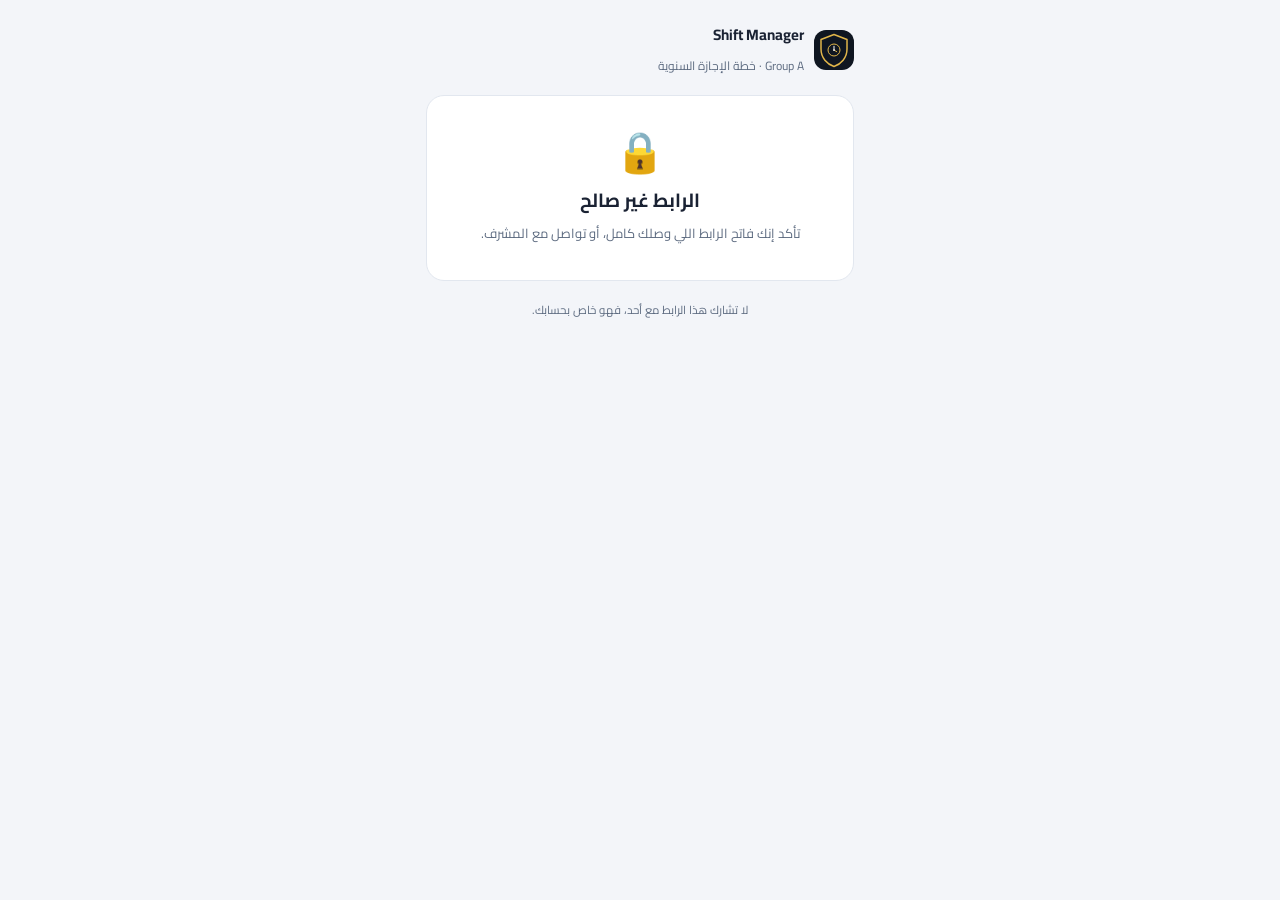
<file: leave-plan.html>
<!doctype html>
<html lang="ar" dir="rtl">
<head>
<meta charset="utf-8" />
<meta name="viewport" content="width=device-width,initial-scale=1,viewport-fit=cover" />
<meta name="theme-color" content="#f3f5f9" />
<meta name="robots" content="noindex,nofollow" />
  <link rel="icon" type="image/svg+xml" href="icons/icon.svg?v=20261127m">
  <link rel="icon" type="image/png" sizes="32x32" href="icons/favicon-32.png?v=20261127m">
  <link rel="apple-touch-icon" href="icons/apple-touch-icon.png?v=20261127m">
<title>خطة الإجازة السنوية</title>
<link rel="preconnect" href="https://fonts.googleapis.com">
<link rel="preconnect" href="https://fonts.gstatic.com" crossorigin>
<link href="https://fonts.googleapis.com/css2?family=Cairo:wght@400;600;700;800&display=swap" rel="stylesheet">
<style>
  :root{
    --bg:#f3f5f9;--card:#fff;--card2:#f6f8fb;--line:#e2e7ef;--text:#1a2233;--muted:#5d6b80;
    --primary:#f0a020;--primary2:#c77d22;--ink:#0a0f17;
    --green:#1f7a4d;--greenbg:#eaf5f0;--greenline:#c9e5d8;
    --red:#b3263a;--redbg:#fbecee;--redline:#efc9cf;
    --amber:#8f5c14;--amberbg:#faf1e2;--amberline:#eeddb9;
    --blue:#2c527d;--bluebg:#eaf0f7;
  }
  *{box-sizing:border-box;font-family:"Cairo",-apple-system,"Segoe UI",Tahoma,Arial,sans-serif}
  body{margin:0;background:var(--bg);color:var(--text);min-height:100vh;-webkit-text-size-adjust:100%}
  .wrap{max-width:460px;margin:0 auto;padding:16px 16px 32px}
  .top{display:flex;align-items:center;gap:10px;margin:4px 0 16px}
  .logo{width:40px;height:40px;border-radius:12px;background:var(--ink);color:#5fd6d2;display:grid;place-items:center;font-weight:800;font-size:18px}
  .top b{display:block;font-size:15px}.top small{color:var(--muted);font-size:12px}
  .card{background:var(--card);border:1px solid var(--line);border-radius:18px;padding:16px;margin-bottom:12px}
  .who{display:flex;align-items:center;gap:12px}
  .avatar{width:46px;height:46px;border-radius:50%;background:var(--bluebg);color:var(--blue);display:grid;place-items:center;font-weight:800;font-size:18px;flex:0 0 auto}
  .who b{display:block;font-size:16px}.who small{color:var(--muted);font-size:12.5px}
  .lock{margin-right:auto;color:var(--muted);font-size:11px;display:flex;align-items:center;gap:4px;background:var(--card2);border:1px solid var(--line);border-radius:999px;padding:3px 9px}
  h1{font-size:19px;margin:0 0 4px}
  .sub{color:var(--muted);font-size:13px;margin:0 0 14px;line-height:1.7}
  .choice{border:1px solid var(--line);border-radius:14px;padding:12px;margin-bottom:10px;background:var(--card2)}
  .choice.first{background:#fff8ea;border-color:#f3d79d}
  .choice label{display:flex;align-items:center;gap:8px;font-weight:700;font-size:14px;margin-bottom:8px}
  .rank{width:26px;height:26px;border-radius:8px;display:grid;place-items:center;font-size:13px;font-weight:800;background:var(--line);color:var(--text)}
  .first .rank{background:var(--primary);color:#fff}
  .choice .hint{font-weight:400;color:var(--muted);font-size:11.5px;margin-right:auto}
  select{width:100%;font-size:16px;padding:12px 12px;border-radius:12px;border:1px solid var(--line);background:#fff;color:var(--text);appearance:none;-webkit-appearance:none;
    background-image:url("data:image/svg+xml,%3Csvg xmlns='http://www.w3.org/2000/svg' width='14' height='14' viewBox='0 0 24 24' fill='none' stroke='%235d6b80' stroke-width='2.4'%3E%3Cpath d='M6 9l6 6 6-6'/%3E%3C/svg%3E");background-repeat:no-repeat;background-position:left 12px center}
  select:focus{outline:none;border-color:var(--primary);box-shadow:0 0 0 3px rgba(240,160,32,.18)}
  .err{color:var(--red);font-size:12.5px;margin-top:6px;display:none}
  .full-note{display:flex;flex-wrap:wrap;gap:6px;align-items:center;font-size:12.5px;color:var(--muted);margin:2px 0 14px}
  .pill{background:var(--redbg);color:var(--red);border:1px solid var(--redline);border-radius:999px;padding:2px 10px;font-size:12px;font-weight:700}
  .btn{width:100%;border:0;border-radius:14px;padding:14px;font-size:16px;font-weight:800;cursor:pointer;background:var(--primary);color:#fff}
  .btn:active{transform:scale(.99)}.btn[disabled]{opacity:.6}
  .btn.ghost{background:#fff;color:var(--text);border:1px solid var(--line);font-weight:700}
  .alert{border-radius:12px;padding:10px 12px;font-size:13.5px;line-height:1.7;margin-bottom:12px}
  .alert.red{background:var(--redbg);color:var(--red);border:1px solid var(--redline)}
  .alert.amber{background:var(--amberbg);color:var(--amber);border:1px solid var(--amberline)}
  .alert.green{background:var(--greenbg);color:var(--green);border:1px solid var(--greenline)}
  .summary{list-style:none;margin:0 0 14px;padding:0}
  .summary li{display:flex;align-items:center;gap:10px;padding:10px 0;border-bottom:1px dashed var(--line);font-size:15px}
  .summary li:last-child{border-bottom:0}
  .summary .m{font-weight:800}.summary .en{color:var(--muted);font-size:12.5px;margin-right:auto;direction:ltr}
  .status{display:inline-flex;align-items:center;gap:6px;border-radius:999px;padding:3px 12px;font-size:12.5px;font-weight:800;margin-bottom:10px}
  .st-submitted{background:var(--amberbg);color:var(--amber)}
  .st-approved{background:var(--greenbg);color:var(--green)}
  .st-rejected{background:var(--redbg);color:var(--red)}
  .center{text-align:center;padding:36px 16px}
  .center .big{font-size:40px;line-height:1;margin-bottom:10px}
  .spinner{width:34px;height:34px;border-radius:50%;border:3px solid var(--line);border-top-color:var(--primary);animation:spin 1s linear infinite;margin:0 auto 12px}
  @keyframes spin{to{transform:rotate(360deg)}}
  /* Phase 2: shift calendar */
  .rule{background:var(--card2);border:1px solid var(--line);border-radius:12px;padding:10px 12px;font-size:13px;line-height:1.8;margin-bottom:12px}
  .counter{display:flex;align-items:center;justify-content:space-between;gap:8px;margin:4px 0 10px;font-size:14px;font-weight:700}
  .counter .n{background:var(--ink);color:#fff;border-radius:999px;padding:2px 12px;font-size:13px}
  .counter .n.done{background:var(--green)}
  .legend{display:flex;flex-wrap:wrap;gap:6px;font-size:11px;color:var(--muted);margin-bottom:8px}
  .legend span{display:inline-flex;align-items:center;gap:4px}
  .legend i{width:12px;height:12px;border-radius:4px;display:inline-block}
  .cal{margin-bottom:14px}
  .cal h3{font-size:15px;margin:0 0 8px;text-align:center}
  .cal .wd,.cal .grid{display:grid;grid-template-columns:repeat(7,minmax(0,1fr));gap:3px}
  .cal .wd div{font-size:9.5px;color:var(--muted);text-align:center;padding:2px 0}
  .day{border:1px solid var(--line);border-radius:9px;min-height:56px;padding:3px 2px;display:flex;flex-direction:column;align-items:center;justify-content:space-between;background:#fff;font-size:13px;font-weight:700;position:relative;cursor:default;user-select:none;-webkit-tap-highlight-color:transparent}
  .day.empty{border:0;background:transparent}
  .day .tag{font-size:9.5px;font-weight:800;border-radius:5px;padding:0 4px;line-height:1.6}
  .day.N .tag{background:#e6e9f7;color:#3a3f8f}.day.A .tag{background:#fdebd5;color:#9a5a0e}.day.M .tag{background:#e2f2ea;color:#1f7a4d}.day.OFF .tag{background:#eef0f3;color:#8a94a6}
  .day.OFF{background:#fafbfc;color:#a3acba}
  .day.pick{cursor:pointer}
  .day.pick:active{transform:scale(.97)}
  .day.locked{opacity:.38}
  .day.full{background:#fbecee;border-color:#efc9cf;color:#b3263a;opacity:.85}
  .day.full .tag{background:#f6d5da;color:#b3263a}
  .day.sel{background:var(--primary);border-color:var(--primary);color:#fff}
  .day.sel .tag{background:rgba(255,255,255,.25);color:#fff}
  .day.selOff{background:#fff1d6;border-color:#f3d79d;color:#c77d22}
  .day .busy{font-size:9px;font-weight:800;color:var(--muted);line-height:1.2}
  .day.sel .busy{color:#fff}
  .day .busy.hot{color:var(--red)}
  .periods{list-style:none;margin:0 0 12px;padding:0}
  .periods li{border:1px solid var(--line);border-radius:12px;padding:9px 12px;margin-bottom:6px;font-size:14px;line-height:1.7;background:var(--card2)}
  .periods li b{display:block;font-size:12px;color:var(--muted)}
  .foot{text-align:center;color:var(--muted);font-size:11.5px;margin-top:18px}
  .hidden{display:none!important}
  .app-icon{background:none!important;border:0!important;box-shadow:none!important;padding:0!important;overflow:hidden}.app-icon img{width:100%;height:100%;display:block}
</style>
</head>
<body>
<div class="wrap">
  <div class="top">
    <div class="logo app-icon"><img src="icons/icon.svg?v=20261127m" alt=""></div>
    <div><b>Shift Manager</b><small>Group A · خطة الإجازة السنوية</small></div>
  </div>

  <div id="loading" class="card center"><div class="spinner"></div><div class="sub" style="margin:0">جاري التحميل…</div></div>

  <div id="fatal" class="card center hidden">
    <div class="big">🔒</div>
    <h1 id="fatalTitle">الرابط غير صالح</h1>
    <p class="sub" id="fatalText" style="margin:0">تأكد إنك فاتح الرابط اللي وصلك كامل، أو تواصل مع المشرف.</p>
  </div>

  <div id="app" class="hidden">
    <div class="card who">
      <div class="avatar" id="avatar"></div>
      <div><b id="empName"></b><small>رقم الباج <span id="empBadge"></span></small></div>
      <span class="lock" title="هذا الرابط خاص فيك">🔒 رابط خاص</span>
    </div>

    <!-- عرض الخطة المرسلة -->
    <div id="viewCard" class="card hidden">
      <span id="statusPill" class="status"></span>
      <h1>خطتك لسنة <span class="yr"></span></h1>
      <div id="viewAlert"></div>
      <ul class="summary" id="summary"></ul>
      <button class="btn ghost" id="editBtn" type="button">تعديل الخطة</button>
    </div>


    <!-- المرحلة الثانية: تحديد التواريخ -->
    <div id="datesCard" class="card hidden">
      <span id="datesPill" class="status"></span>
      <h1 id="datesTitle"></h1>
      <div id="datesAlert"></div>
      <div id="datesPicker">
        <div class="rule" id="datesRule"></div>
        <div class="counter"><span>الشفتات المختارة</span><span class="n" id="datesCount"></span></div>
        <div class="counter hidden" id="balCounter"><span id="balLabel">أيام الإجازة</span><span class="n" id="balCount" style="white-space:nowrap"></span></div>
        <div class="legend"><span><i style="background:#e6e9f7"></i>ليلي N</span><span><i style="background:#fdebd5"></i>مسائي A</span><span><i style="background:#e2f2ea"></i>صباحي M</span><span><i style="background:var(--primary)"></i>اختيارك</span><span>👥 3/5 = مجازين من الحد</span><span><i style="background:#fbecee;border:1px solid #efc9cf"></i>ممتلئ</span></div>
        <div id="cals"></div>
      </div>
      <ul class="periods" id="periodsList"></ul>
      <div class="err" id="datesErr"></div>
      <div style="height:6px"></div>
      <button class="btn" id="datesSubmit" type="button">إرسال التواريخ</button>
      <button class="btn ghost hidden" id="datesEdit" type="button">تعديل التواريخ</button>
      <button class="btn ghost hidden" id="datesCancel" type="button" style="margin-top:8px">إلغاء</button>
      <details style="margin-top:14px;font-size:13px;color:var(--muted)"><summary>اختياراتك للأشهر</summary><ul class="summary" id="summary2" style="margin-top:6px"></ul></details>
    </div>
    <!-- النموذج -->
    <div id="formCard" class="card hidden">
      <h1>اختر أشهر إجازتك لسنة <span class="yr"></span></h1>
      <p class="sub">رتّب 3 أشهر حسب رغبتك. المشرف يراجع الخطط ويعتمدها، والخيار الثاني والثالث بدائل إذا لم يتم اعتماد الأول.</p>
      <div id="fullNote" class="full-note hidden"><span>ممتلئة كخيار أول:</span></div>
      <div id="formAlert"></div>

      <div class="choice first">
        <label for="c1"><span class="rank">1</span>الخيار الأول<span class="hint">رغبتك الأساسية</span></label>
        <select id="c1"></select>
      </div>
      <div class="choice">
        <label for="c2"><span class="rank">2</span>الخيار الثاني</label>
        <select id="c2"></select>
      </div>
      <div class="choice">
        <label for="c3"><span class="rank">3</span>الخيار الثالث</label>
        <select id="c3"></select>
      </div>
      <div class="err" id="formErr"></div>
      <div style="height:6px"></div>
      <button class="btn" id="submitBtn" type="button">إرسال الخطة</button>
      <button class="btn ghost hidden" id="cancelBtn" type="button" style="margin-top:8px">إلغاء</button>
    </div>
  </div>

  <div class="foot">لا تشارك هذا الرابط مع أحد، فهو خاص بحسابك.</div>
</div>

<script>
const SUPABASE_URL='https://gfpzjydgcmwwrxrvmreq.supabase.co';
const SUPABASE_KEY='sb_publishable_VJ17gLtZ7CAHnpOP6G1yqw_CxvZgyrz';
const MONTHS_AR=['يناير','فبراير','مارس','أبريل','مايو','يونيو','يوليو','أغسطس','سبتمبر','أكتوبر','نوفمبر','ديسمبر'];
const MONTHS_EN=['January','February','March','April','May','June','July','August','September','October','November','December'];
const STATUS={submitted:['قيد المراجعة والاعتماد','st-submitted'],approved:['معتمدة ✓','st-approved'],rejected:['مرفوضة','st-rejected']};
const $=id=>document.getElementById(id);
const token=new URLSearchParams(location.search).get('t')||'';
let data=null;

function esc(s){return String(s??'').replace(/[&<>"']/g,c=>({'&':'&amp;','<':'&lt;','>':'&gt;','"':'&quot;',"'":'&#39;'}[c]))}
function monthLabel(m){return `${MONTHS_AR[m-1]} · ${MONTHS_EN[m-1]}`}
function show(id,on=true){$(id).classList.toggle('hidden',!on)}
const DAYS_AR=['الأحد','الإثنين','الثلاثاء','الأربعاء','الخميس','الجمعة','السبت'];
function dlInfo(kind){
  const dl=kind==='dates'?data.dates_deadline:data.deadline;if(!dl)return null;
  const [y,m,d]=dl.split('-').map(Number),[ty,tm,td]=String(data.today||'').split('-').map(Number);
  const left=ty?Math.round((Date.UTC(y,m-1,d)-Date.UTC(ty,tm-1,td))/86400000):null;
  const label=`${DAYS_AR[new Date(Date.UTC(y,m-1,d)).getUTCDay()]} ${d} ${MONTHS_AR[m-1]}`;
  const txt=left===null?'':left<0?'انتهى الموعد':left===0?'اليوم آخر يوم':left===1?'باقي يوم واحد':left===2?'باقي يومين':left<=10?`باقي ${left} أيام`:`باقي ${left} يوم`;
  return {label,left,txt};
}
function dlHtml(kind){const i=dlInfo(kind);if(!i||i.left<0)return '';return `<div class="alert ${i.left<=3?'amber':'green'}" style="margin-top:8px">⏰ آخر موعد: <b>${i.label}</b> — ${i.txt}</div>`}
function closedMsg(kind){const i=dlInfo(kind);return i&&i.left<0?`انتهى آخر موعد (${i.label}). تواصل مع المشرف.`:'استقبال الخطط مقفل حاليًا. تواصل مع المشرف.'}
function alertBox(el,cls,html){$(el).innerHTML=html?`<div class="alert ${cls}">${html}</div>`:''}

async function rpc(fn,body){
  const res=await fetch(`${SUPABASE_URL}/rest/v1/rpc/${fn}`,{method:'POST',headers:{apikey:SUPABASE_KEY,'Content-Type':'application/json'},body:JSON.stringify(body)});
  if(!res.ok)throw new Error('network');
  return res.json();
}

function fatal(title,text){show('loading',false);show('app',false);$('fatalTitle').textContent=title;$('fatalText').textContent=text;show('fatal')}

async function load(){
  if(!/^[0-9a-f-]{36}$/i.test(token))return fatal('الرابط غير صالح','تأكد إنك فاتح الرابط اللي وصلك كامل، أو تواصل مع المشرف.');
  try{data=await rpc('lp_get_plan',{p_token:token})}
  catch{return fatal('تعذر الاتصال','تأكد من الإنترنت وحاول مرة ثانية.')}
  if(!data?.ok)return fatal('الرابط غير صالح','هذا الرابط غير موجود أو انتهى. تواصل مع المشرف.');
  show('loading',false);show('app');
  $('empName').textContent=data.name;$('empBadge').textContent=data.badge||'—';
  $('avatar').textContent=((data.name||'').match(/[\p{L}]/u)||['?'])[0];
  document.querySelectorAll('.yr').forEach(e=>e.textContent=data.year);
  render();
}

function render(){
  const p=data.plan;
  if(p&&p.status==='approved')renderDates(p);else if(p)renderView(p);else renderForm(null);
}

function renderView(p){
  show('formCard',false);show('viewCard');
  const [txt,cls]=STATUS[p.status]||STATUS.submitted;
  $('statusPill').className='status '+cls;$('statusPill').textContent=txt;
  const rows=[[1,p.choice1],[2,p.choice2],[3,p.choice3]];
  $('summary').innerHTML=rows.map(([r,m])=>`<li><span class="rank" style="${r===1?'background:var(--primary);color:#fff':''}">${r}</span><span class="m">${MONTHS_AR[m-1]}</span><span class="en">${MONTHS_EN[m-1]}</span></li>`).join('');
  let msg='';
  if(p.status==='approved')msg=['green',`اعتمد المشرف إجازتك في شهر <b>${monthLabel(p.assigned_month)}</b>.`];
  else if(p.status==='rejected')msg=['red',`رفض المشرف هذه الخطة${p.admin_note?`: ${esc(p.admin_note)}`:''}. عدّلها وأرسلها مرة ثانية.`];
  else if(p.assigned_month!==p.choice1)msg=['amber',`المشرف نقلك لشهر <b>${monthLabel(p.assigned_month)}</b>.`];
  alertBox('viewAlert',msg[0],msg[1]||'');
  const canEdit=p.status!=='approved'&&(data.is_open||p.status==='rejected');
  show('editBtn',canEdit);
  if(!data.is_open&&p.status==='submitted')alertBox('viewAlert','amber',closedMsg('months'));
}

function fillSelects(c1,c2,c3){
  const full=new Set(data.full_months||[]);
  const opts=(sel,isFirst)=>`<option value="">اختر الشهر</option>`+MONTHS_AR.map((_,i)=>{
    const m=i+1,dis=isFirst&&full.has(m);
    return `<option value="${m}" ${dis?'disabled':''} ${sel===m?'selected':''}>${monthLabel(m)}${dis?' — ممتلئ':''}</option>`}).join('');
  $('c1').innerHTML=opts(c1,true);$('c2').innerHTML=opts(c2,false);$('c3').innerHTML=opts(c3,false);
  syncDisabled();
  const fn=$('fullNote');
  fn.innerHTML='<span>ممتلئة كخيار أول:</span>'+[...full].map(m=>`<span class="pill">${MONTHS_AR[m-1]}</span>`).join('');
  show('fullNote',full.size>0);
}

function syncDisabled(){
  const full=new Set(data.full_months||[]);
  const vals=['c1','c2','c3'].map(id=>$(id).value);
  ['c1','c2','c3'].forEach((id,idx)=>{
    [...$(id).options].forEach(o=>{
      if(!o.value)return;
      const m=+o.value;
      const takenElsewhere=vals.some((v,j)=>j!==idx&&v===o.value);
      o.disabled=takenElsewhere||(idx===0&&full.has(m));
    });
  });
  $('formErr').style.display='none';
}

function renderForm(p){
  show('viewCard',false);show('formCard');
  alertBox('formAlert','','');
  if(!data.is_open&&p?.status!=='rejected'){alertBox('formAlert','amber',closedMsg('months'));$('submitBtn').disabled=true}
  else if(p?.status!=='rejected')$('formAlert').innerHTML=dlHtml('months');
  fillSelects(p?.choice1,p?.choice2,p?.choice3);
  show('cancelBtn',!!p);
}

function formError(t){const e=$('formErr');e.textContent=t;e.style.display='block'}

async function submit(){
  const c=['c1','c2','c3'].map(id=>+$(id).value||0);
  if(c.some(v=>!v))return formError('اختر الأشهر الثلاثة كلها.');
  if(new Set(c).size<3)return formError('لازم تكون الأشهر الثلاثة مختلفة.');
  const btn=$('submitBtn');btn.disabled=true;btn.textContent='جاري الإرسال…';
  let r;
  try{r=await rpc('lp_submit_plan',{p_token:token,p_choice1:c[0],p_choice2:c[1],p_choice3:c[2]})}
  catch{btn.disabled=false;btn.textContent='إرسال الخطة';return formError('تعذر الإرسال. تأكد من الإنترنت وحاول مرة ثانية.')}
  btn.disabled=false;btn.textContent='إرسال الخطة';
  if(r.ok){
    data.plan={choice1:c[0],choice2:c[1],choice3:c[2],assigned_month:c[0],status:'submitted',admin_note:''};
    renderView(data.plan);
    alertBox('viewAlert','green','تم استلام خطتك ✓ وهي الحين قيد المراجعة والاعتماد.');
    window.scrollTo({top:0,behavior:'smooth'});
    return;
  }
  if(r.error==='full'){
    data.full_months=r.full_months||[];
    fillSelects(null,c[1],c[2]);
    alertBox('formAlert','red',`شهر <b>${MONTHS_AR[r.month-1]}</b> امتلأ (${r.max_per_month} موظفين) قبل ما توصل خطتك. اختر خيار أول ثاني.`);
    window.scrollTo({top:0,behavior:'smooth'});
    return;
  }
  const msgs={duplicate:'لازم تكون الأشهر الثلاثة مختلفة.',bad_choices:'اختر الأشهر الثلاثة كلها.',closed:closedMsg('months'),already_approved:'خطتك معتمدة ولا يمكن تعديلها. تواصل مع المشرف.',invalid_link:'الرابط غير صالح.'};
  formError(msgs[r.error]||'صار خطأ. حاول مرة ثانية.');
}

['c1','c2','c3'].forEach(id=>$(id).addEventListener('change',syncDisabled));
$('submitBtn').addEventListener('click',submit);
$('editBtn').addEventListener('click',()=>renderForm(data.plan));
$('cancelBtn').addEventListener('click',()=>renderView(data.plan));

/* ===== المرحلة الثانية: اختيار الشفتات من تقويم الشفت ===== */
const SHIFT_ANCHOR_UTC=Date.UTC(2026,7,30);           // نفس SHIFT_ANCHOR في التطبيق
const BLOCKS=[{base:0,code:'N',ar:'ليلي'},{base:9,code:'A',ar:'مسائي'},{base:18,code:'M',ar:'صباحي'}];
const DAY=86400000,WEEK_AR=['الأحد','الاثنين','الثلاثاء','الأربعاء','الخميس','الجمعة','السبت'];
let picked=new Set(),datesEditing=false;
const iso=t=>new Date(t).toISOString().slice(0,10);
const utc=d=>{const [y,m,dd]=d.split('-').map(Number);return Date.UTC(y,m-1,dd)};
const sIdx=t=>((Math.round((t-SHIFT_ANCHOR_UTC)/DAY)%28)+28)%28;
function blockOf(t){const i=sIdx(t),b=BLOCKS.find(b=>i>=b.base&&i<=b.base+6);return b?{...b,start:t-(i-b.base)*DAY,end:t-(i-b.base)*DAY+6*DAY}:null}
function longDate(t){const d=new Date(t);return `${WEEK_AR[d.getUTCDay()]} ${d.getUTCDate()} ${MONTHS_AR[d.getUTCMonth()]}`}
function monthWindow(p){const y=data.year,m=p.assigned_month;return {mstart:Date.UTC(y,m-1,1),mend:Date.UTC(y,m,0),limit:Date.UTC(y,m+1,0)}}
let loadMap=null;
function dayLoad(t){if(!loadMap){loadMap=new Map();(data.load||[]).forEach(x=>loadMap.set(utc(x.d),x.n))}return loadMap.get(t)||0}
function blockLoad(b){let n=0;for(let i=0;i<7;i++)n=Math.max(n,dayLoad(b.start+i*DAY));return n}
function capOf(code){return (data.caps&&data.caps[code])||(code==='N'?6:5)}
function reqOf(p){return {min:p.required_shifts||(p.assigned_month<=4?2:3),max:p.max_shifts||3}}
/* أكتوبر–ديسمبر: يختار عدد الشفتات بنفسه بشرط ما يبقى رصيده أكثر من 9 */
function yearEnd(p){return !!p.year_end&&p.balance!=null}
function pickedDays(){return groupPeriods(picked).reduce((a,g)=>a+Math.round((g.end-g.start)/DAY)+1,0)}
function dayWord(n){return n===1?'يوم واحد':n===2?'يومين':n>=3&&n<=10?`${n} أيام`:`${n} يوم`}
function reqText(q){return q.min===q.max?`${q.min} شفتات`:`${q.min===2?'شفتين':q.min+' شفتات'} على الأقل، والحد الأعلى ${q.max}`}
/* الفترة تشمل أيام الراحة اللي بعد آخر شفت، ويباشر أول يوم في الشفت اللي بعدها */
function nextWorkDay(t){let d=t+DAY;for(let i=0;i<5&&!blockOf(d);i++)d+=DAY;return d}
function groupPeriods(starts){
  const out=[];[...starts].sort((a,b)=>a-b).forEach(s=>{const e=s+6*DAY,last=out[out.length-1];
    if(last&&s-last.blockEnd<=4*DAY){last.blockEnd=e;last.blocks++}else out.push({start:s,blockEnd:e,blocks:1})});
  out.forEach(g=>{g.end=nextWorkDay(g.blockEnd)-DAY});
  return out;
}
function periodsFromServer(p){return (p.periods||[]).map(x=>({start:utc(x.start),end:utc(x.end)}))}
function blocksFromPeriods(list){const s=new Set();list.forEach(x=>{for(let t=x.start;t<=x.end;t+=DAY){const b=blockOf(t);if(b&&b.start>=x.start)s.add(b.start)}});return s}

function renderDates(p){
  show('viewCard',false);show('formCard',false);show('datesCard');
  const req=reqOf(p),ds=p.dates_status,ml=monthLabel(p.assigned_month);
  $('summary2').innerHTML=[p.choice1,p.choice2,p.choice3].map((m,i)=>`<li><span class="rank">${i+1}</span><span class="m">${MONTHS_AR[m-1]}</span><span class="en">${MONTHS_EN[m-1]}</span></li>`).join('');
  const pill={submitted:['التواريخ قيد المراجعة والاعتماد','st-submitted'],approved:['إجازتك معتمدة ✓','st-approved'],rejected:['التواريخ تحتاج تعديل','st-rejected']}[ds]||['تم اعتماد الشهر ✓','st-approved'];
  $('datesPill').className='status '+pill[1];$('datesPill').textContent=pill[0];
  const picking=!ds||ds==='rejected'||datesEditing;
  $('datesTitle').textContent=ds==='approved'?`إجازتك لسنة ${data.year}`:picking?'حدد فترة إجازتك':'تواريخك المرسلة';
  let alert='';
  if(!ds)alert=['green',`تم اعتماد إجازتك في شهر <b>${ml}</b>. الحين اختر الشفتات من التقويم.`];
  else if(ds==='rejected')alert=['red',`المشرف طلب تعديل التواريخ${p.dates_note?`: ${esc(p.dates_note)}`:''}. اختر من جديد وأرسل.`];
  else if(ds==='approved')alert=['green','اعتمد المشرف تواريخ إجازتك. إجازة سعيدة 🌴'];
  else if(!datesEditing)alert=['amber','استلمنا تواريخك وهي الحين قيد المراجعة والاعتماد.'];
  alertBox('datesAlert',alert[0]||'',alert[1]||'');
  const datesLocked=data.dates_open===false&&ds!=='rejected'&&!ds;
  if(!ds&&data.dates_open===false)alertBox('datesAlert','amber',closedMsg('dates').replace('استقبال الخطط','استقبال التواريخ'));
  else if(!ds||datesEditing)$('datesAlert').innerHTML+=dlHtml('dates');
  show('datesPicker',picking);show('datesSubmit',picking);show('datesCancel',picking&&!!ds&&ds!=='rejected');
  show('datesEdit',ds==='submitted'&&!datesEditing&&data.dates_open!==false);
  $('datesSubmit').disabled=datesLocked;
  if(picking){
    if(!picked.size)picked=blocksFromPeriods(periodsFromServer(p));
    $('datesRule').innerHTML=yearEnd(p)?`إجازتك في آخر السنة، فلازم تصرف رصيدك وما يبقى عندك أكثر من <b>9 أيام</b> (الزايد ما يترحّل).`:`اختر <b>${reqText(req)}</b>. كل شفت 7 أيام، اضغط على أي يوم فيه ويتحدد كله.<br>أيام الراحة اللي بعد آخر شفت تنحسب من الإجازة، وتباشر أول يوم في الشفت اللي بعدها.<br>الشفت الممتلئ (6 مجازين في الليلي، 5 في الصباحي والمسائي) ما يقبل أحد زيادة.<br>تقدر تقسمها لـ <b>فترتين</b> بالحد الأعلى، وأول شفت لازم يبدأ في <b>${MONTHS_AR[p.assigned_month-1]}</b>.`;
    drawCals(p,req);
  }else{
    const list=periodsFromServer(p);
    $('periodsList').innerHTML=list.map((x,i)=>periodLi(x,i,list.length)).join('');
  }
  $('datesErr').style.display='none';
}
function periodLi(x,i,n){const days=Math.round((x.end-x.start)/DAY)+1,blocks=blocksFromPeriods([x]).size;
  return `<li><b>${n>1?`الفترة ${i===0?'الأولى':'الثانية'}`:'الفترة'} · ${blocks===1?'شفت واحد':blocks===2?'شفتين':blocks+' شفتات'} · ${days} ${days>=3&&days<=10?'أيام':'يوم'}</b>من ${longDate(x.start)} إلى ${longDate(x.end)}<br><span style="color:var(--green);font-size:13px">يباشر ${longDate(x.end+DAY)} (${(blockOf(x.end+DAY)||{}).ar||''})</span></li>`}

function drawCals(p,req){
  const w=monthWindow(p),months=[[data.year,p.assigned_month-1],[new Date(w.limit).getUTCFullYear(),new Date(w.limit).getUTCMonth()]];
  const selDays=new Set();picked.forEach(s=>{for(let i=0;i<7;i++)selDays.add(s+i*DAY)});
  const groups=groupPeriods(picked),offSel=new Set();
  groups.forEach(g=>{for(let t=g.start;t<=g.end;t+=DAY)if(!selDays.has(t))offSel.add(t)});
  $('cals').innerHTML=months.map(([y,m])=>{
    const first=new Date(Date.UTC(y,m,1)).getUTCDay(),dim=new Date(Date.UTC(y,m+1,0)).getUTCDate();
    let cells='';for(let i=0;i<first;i++)cells+='<div class="day empty"></div>';
    for(let d=1;d<=dim;d++){
      const t=Date.UTC(y,m,d),b=blockOf(t);
      if(!b){cells+=`<div class="day OFF ${offSel.has(t)?'selOff':''}">${d}<span class="tag">راحة</span></div>`;continue}
      const ok=b.start>=w.mstart&&b.start<=w.limit,first=t===b.start||d===1;
      const load=ok?blockLoad(b):0,cap=capOf(b.code),full=ok&&load>=cap&&!picked.has(b.start),can=ok&&!full;
      const busy=full&&first?`<span class="busy hot">ممتلئ</span>`:ok&&first&&load?`<span dir="ltr" class="busy ${load>=cap-1?'hot':''}">👥${load}/${cap}</span>`:'';
      cells+=`<div class="day ${b.code} ${can?'pick':full?'full':'locked'} ${selDays.has(t)?'sel':''}" ${can?`data-b="${b.start}"`:''}>${d}<span class="tag">${b.code}</span>${busy}</div>`;
    }
    return `<div class="cal"><h3>${MONTHS_AR[m]} ${y}</h3><div class="wd">${['أحد','اثنين','ثلاثاء','أربعاء','خميس','جمعة','سبت'].map(x=>`<div>${x}</div>`).join('')}</div><div class="grid">${cells}</div></div>`;
  }).join('');
  const c=$('datesCount');c.textContent=yearEnd(p)?`${picked.size}`:req.min===req.max?`${picked.size} / ${req.max}`:`${picked.size} (${req.min}–${req.max})`;
  const days=pickedDays(),need=Number(p.min_days)||0,left=Number(p.balance)-days,balOk=!yearEnd(p)||days>=need;
  c.classList.toggle('done',picked.size>=req.min&&picked.size<=req.max&&balOk);
  show('balCounter',yearEnd(p));
  if(yearEnd(p)){$('balLabel').textContent=`أيام الإجازة (المطلوب ${need} على الأقل)`;const b=$('balCount');b.textContent=`${days} يوم · يبقى ${left}`;b.classList.toggle('done',balOk&&picked.size>0)}
  $('periodsList').innerHTML=groups.map((g,i)=>periodLi(g,i,groups.length)).join('');
}
function datesValidate(p,req){
  const w=monthWindow(p),g=groupPeriods(picked),starts=[...picked].sort((a,b)=>a-b);
  if(picked.size<req.min)return `لازم تختار ${reqText(req)}. اخترت ${picked.size}.`;
  if(picked.size>req.max)return `الحد الأعلى ${req.max} شفتات.`;
  if(g.length>2)return 'تقدر تقسم إجازتك لفترتين بس. خلّ الشفتات متتالية أكثر.';
  if(starts[0]<w.mstart||starts[0]>w.mend)return `أول شفت لازم يبدأ في ${MONTHS_AR[p.assigned_month-1]}.`;
  if(yearEnd(p)&&pickedDays()<Number(p.min_days))return `اخترت ${dayWord(pickedDays())} ويبقى رصيدك ${Number(p.balance)-pickedDays()} يوم. لازم تاخذ ${dayWord(Number(p.min_days))} على الأقل عشان ما يبقى عندك أكثر من 9. زِد شفت.`;
  return '';
}
function datesError(t){const e=$('datesErr');e.textContent=t;e.style.display='block'}
$('cals').addEventListener('click',ev=>{
  const el=ev.target.closest('.day.pick');if(!el)return;const s=Number(el.dataset.b),p=data.plan,req=reqOf(p);
  if(picked.has(s))picked.delete(s);else{if(picked.size>=req.max){datesError(`الحد الأعلى ${req.max} شفتات. شيل واحد قبل ما تضيف غيره.`);return}picked.add(s)}
  $('datesErr').style.display='none';drawCals(p,req);
});
$('datesSubmit').addEventListener('click',async()=>{
  const p=data.plan,req=reqOf(p),err=datesValidate(p,req);if(err)return datesError(err);
  const periods=groupPeriods(picked).map(g=>({start:iso(g.start),end:iso(g.end)}));
  const btn=$('datesSubmit');btn.disabled=true;btn.textContent='جاري الإرسال…';
  let r;try{r=await rpc('lp_submit_dates',{p_token:token,p_periods:periods})}catch{r=null}
  btn.disabled=false;btn.textContent='إرسال التواريخ';
  if(!r)return datesError('تعذر الإرسال. تأكد من الإنترنت وحاول مرة ثانية.');
  if(r.ok){p.periods=r.periods;p.dates_status='submitted';p.dates_note='';datesEditing=false;picked=new Set();renderDates(p);
    alertBox('datesAlert','green','تم استلام تواريخك ✓ وهي الحين قيد المراجعة والاعتماد.');window.scrollTo({top:0,behavior:'smooth'});return}
  if(r.error==='shift_full'){try{const fresh=await rpc('lp_get_plan',{p_token:token});if(fresh?.ok){data.load=fresh.load;loadMap=null;const st=utc(r.date),b=blockOf(st);if(b)picked.delete(b.start);drawCals(p,req)}}catch{}
    return datesError(`شفت ${longDate(utc(r.date))} امتلأ (الحد ${r.cap}) قبل ما توصل تواريخك. اختر شفت ثاني.`)}
  const msgs={wrong_count:`لازم تختار ${reqText({min:r.required,max:r.max||r.required})}.`,bad_month:`أول شفت لازم يبدأ في ${MONTHS_AR[p.assigned_month-1]}، والباقي ما يتعدى الشهر اللي بعده.`,overlap:'فيه فترات متداخلة.',not_shift_aligned:'لازم تختار شفتات كاملة.',balance_left:`لازم تاخذ ${dayWord(Number(r.min_days)||0)} على الأقل عشان ما يبقى رصيدك أكثر من 9. اخترت ${dayWord(Number(r.got_days)||0)}.`,already_approved:'تواريخك معتمدة ولا يمكن تعديلها. تواصل مع المشرف.',not_approved:'شهرك ما انعتمد بعد.',dates_closed:closedMsg('dates').replace('استقبال الخطط','استقبال التواريخ')};
  datesError(msgs[r.error]||'صار خطأ. حاول مرة ثانية.');
});
$('datesEdit').addEventListener('click',()=>{datesEditing=true;picked=new Set();renderDates(data.plan)});
$('datesCancel').addEventListener('click',()=>{datesEditing=false;picked=new Set();renderDates(data.plan)});
load();
</script>
</body>
</html>
</file>
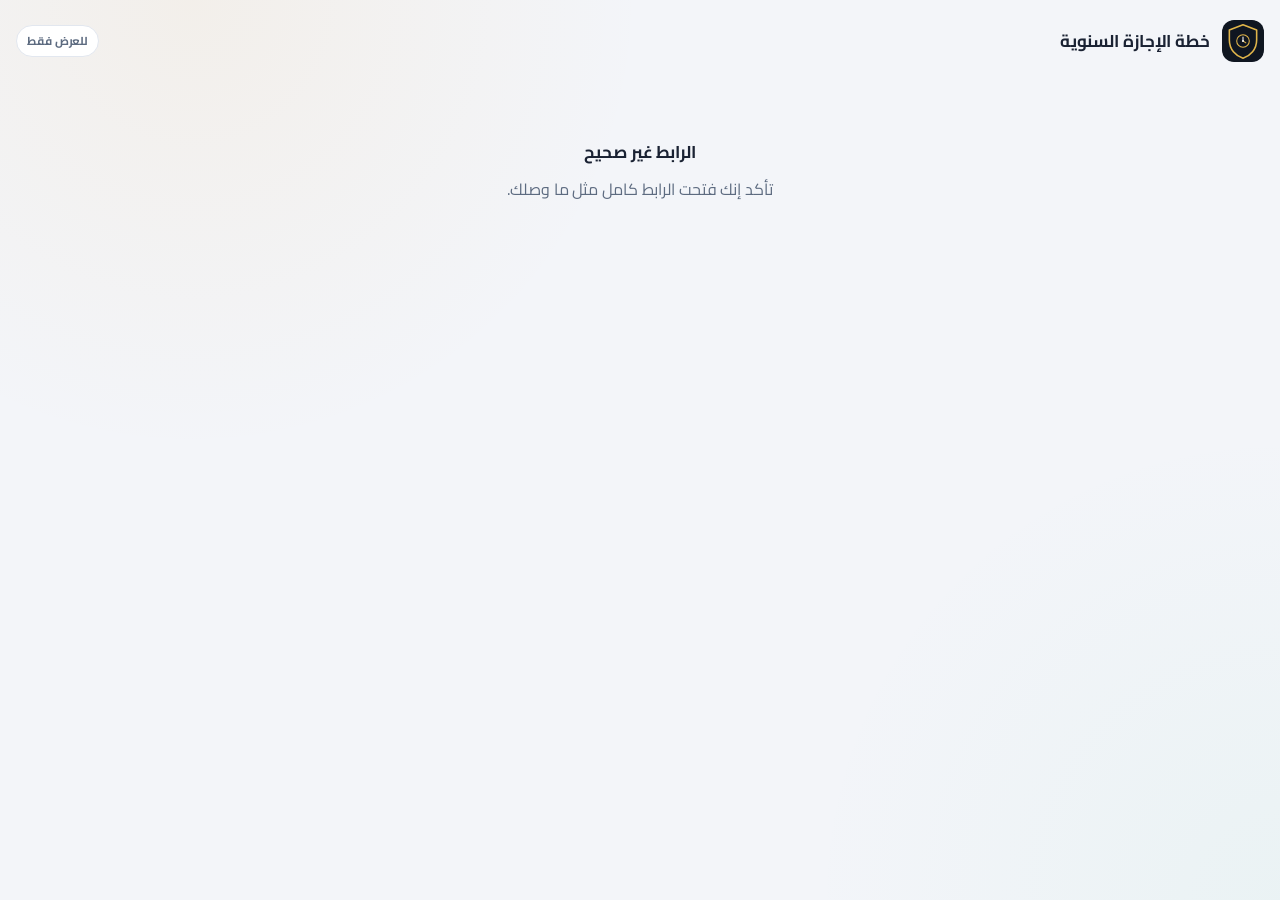
<file: plan-view.html>
<!doctype html>
<html lang="ar" dir="rtl">
<head>
<meta charset="utf-8" />
<meta name="viewport" content="width=device-width,initial-scale=1,viewport-fit=cover" />
<meta name="robots" content="noindex,nofollow" />
  <link rel="icon" type="image/svg+xml" href="icons/icon.svg?v=20261127m">
  <link rel="icon" type="image/png" sizes="32x32" href="icons/favicon-32.png?v=20261127m">
  <link rel="apple-touch-icon" href="icons/apple-touch-icon.png?v=20261127m">
<title>خطة الإجازة — Group A</title>
<link rel="preconnect" href="https://fonts.googleapis.com">
<link rel="preconnect" href="https://fonts.gstatic.com" crossorigin>
<link href="https://fonts.googleapis.com/css2?family=Cairo:wght@400;600;700;800&display=swap" rel="stylesheet">
<link rel="stylesheet" href="css/app.css?v=20261127m">
<style>
  body{background:#f3f5f9}
  .pv-wrap{max-width:1500px;margin:0 auto;padding:16px 16px 40px}
  .pv-top{display:flex;align-items:center;gap:12px;margin:4px 0 14px}
  .pv-logo{width:42px;height:42px;border-radius:12px;background:#0a0f17;color:#5fd6d2;display:grid;place-items:center;font-weight:800;font-size:19px;flex:0 0 auto}
  .pv-top b{display:block;font-size:17px}.pv-top small{color:var(--muted);font-size:12.5px}
  .pv-ro{margin-inline-start:auto;font-size:11.5px;font-weight:700;color:var(--muted);border:1px solid var(--line);background:#fff;border-radius:999px;padding:4px 10px;white-space:nowrap}
  .pv-state{text-align:center;padding:60px 20px;color:var(--muted)}.pv-state b{display:block;color:var(--text);font-size:17px;margin-bottom:6px}
  .pv-foot{text-align:center;font-size:11px;color:var(--muted);margin-top:18px}
  .lp-chip{cursor:default}
  #pvList{display:flex!important;flex-direction:column;gap:8px;grid-template-columns:none!important}
  #pvList .lp-row{padding:10px 12px!important;min-height:0!important;height:auto!important;overflow:visible!important}
  #pvList .lp-row{grid-template-columns:minmax(150px,.75fr) minmax(0,3fr)!important}
  @media(max-width:700px){#pvList .lp-row{grid-template-columns:1fr!important}}
  .hidden{display:none!important}
  .app-icon{background:none!important;border:0!important;box-shadow:none!important;padding:0!important;overflow:hidden}.app-icon img{width:100%;height:100%;display:block}
</style>
</head>
<body>
<div class="pv-wrap">
  <div class="pv-top"><div class="pv-logo app-icon"><img src="icons/icon.svg?v=20261127m" alt=""></div><div><b id="pvTitle">خطة الإجازة السنوية</b><small id="pvAsOf">جاري التحميل…</small></div><span class="pv-ro">للعرض فقط</span></div>
  <div id="pvState" class="pv-state">جاري التحميل…</div>
  <div id="pvApp" class="hidden">
    <div class="section lp-section">
      <div class="lp-stats" id="pvStats"></div>
      <div class="lp-months" id="pvMonths"></div>
      <div class="lp-filter" id="pvFilter"></div>
      <div class="list" id="pvList"></div>
    </div>
    <div class="pv-foot">تتحدث تلقائياً كل 5 دقائق</div>
  </div>
</div>
<script>
const SUPABASE_URL='https://gfpzjydgcmwwrxrvmreq.supabase.co';
const SUPABASE_KEY='sb_publishable_VJ17gLtZ7CAHnpOP6G1yqw_CxvZgyrz';
const M=['يناير','فبراير','مارس','أبريل','مايو','يونيو','يوليو','أغسطس','سبتمبر','أكتوبر','نوفمبر','ديسمبر'];
const ME=['January','February','March','April','May','June','July','August','September','October','November','December'];
const STATUS={none:['لم يسلّم','b-neutral'],submitted:['قيد المراجعة','b-yellow'],approved:['معتمدة','b-green'],rejected:['مرفوضة','b-red']};
const DATES={none:['بانتظار تحديد التواريخ','b-neutral'],submitted:['التواريخ قيد المراجعة','b-yellow'],approved:['التواريخ معتمدة ✓','b-green'],rejected:['التواريخ مرفوضة','b-red']};
const ANCHOR='2026-08-30',CYCLE=[{from:0,to:6,code:'N'},{from:7,to:8,code:'OFF'},{from:9,to:15,code:'A'},{from:16,to:17,code:'OFF'},{from:18,to:24,code:'M'},{from:25,to:27,code:'OFF'}];
const WORD={N:'ليل',A:'مساء',M:'صباح'};
const token=new URLSearchParams(location.search).get('t')||'';
let D=null,filter='all',monthSel=0;
const $=id=>document.getElementById(id);
const esc=s=>String(s??'').replace(/[&<>"']/g,m=>({'&':'&amp;','<':'&lt;','>':'&gt;','"':'&quot;',"'":'&#39;'}[m]));
const diff=(a,b)=>Math.round((new Date(a+'T12:00:00')-new Date(b+'T12:00:00'))/86400000);
const add=(d,n)=>{const x=new Date(d+'T12:00:00');x.setDate(x.getDate()+n);return `${x.getFullYear()}-${String(x.getMonth()+1).padStart(2,'0')}-${String(x.getDate()).padStart(2,'0')}`};
const day=d=>{const [y,m,dd]=d.split('-').map(Number);return `${dd} ${M[m-1]}`};
const shiftOf=d=>{const i=((diff(d,ANCHOR)%28)+28)%28;return CYCLE.find(s=>i>=s.from&&i<=s.to)};

async function load(){
  if(!/^[0-9a-f-]{36}$/i.test(token)){showState('الرابط غير صحيح','تأكد إنك فتحت الرابط كامل مثل ما وصلك.');return}
  try{
    const res=await fetch(`${SUPABASE_URL}/rest/v1/rpc/sm_leaveplan_view`,{method:'POST',headers:{apikey:SUPABASE_KEY,'Content-Type':'application/json'},body:JSON.stringify({p_token:token})});
    const j=await res.json();
    if(!j||!j.ok){showState('الرابط ما يشتغل','ممكن يكون انلغى. اطلب رابط جديد من المسؤول.');return}
    D=j;render();
  }catch(e){if(!D)showState('تعذر التحميل','تأكد من الإنترنت وحدّث الصفحة.')}
}
function showState(t,s){$('pvState').innerHTML=`<b>${esc(t)}</b>${esc(s)}`;$('pvState').classList.remove('hidden');$('pvApp').classList.add('hidden');$('pvAsOf').textContent=''}

function rows(){
  const plans=new Map((D.plans||[]).map(p=>[String(p.employee_id),p])),links=new Map((D.links||[]).map(l=>[String(l.employee_id),l]));
  const r=(D.employees||[]).map(e=>{const id=String(e.id);return {id,name:e.name||links.get(id)?.name||'',badge:String(e.badge||links.get(id)?.badge||''),plan:plans.get(id)}});
  (D.links||[]).forEach(l=>{if(!r.some(x=>x.id===String(l.employee_id)))r.push({id:String(l.employee_id),name:l.name,badge:l.badge,plan:plans.get(String(l.employee_id))})});
  return r.sort((a,b)=>String(a.name).localeCompare(String(b.name),'ar'));
}
function prevLeave(id,year){
  const days=Array(13).fill(0);
  (D.leaves||[]).forEach(l=>{
    if(String(l.employeeId)!==String(id)||l.course)return;
    const s=/^(\d{4})-(\d{2})-(\d{2})$/.exec(l.start||''),e=/^(\d{4})-(\d{2})-(\d{2})$/.exec(l.end||'');if(!s||!e)return;
    let d=Date.UTC(+s[1],+s[2]-1,+s[3]);const end=Date.UTC(+e[1],+e[2]-1,+e[3]);
    for(let g=0;d<=end&&g<400;d+=86400000,g++){const x=new Date(d);if(x.getUTCFullYear()===year)days[x.getUTCMonth()+1]++}
  });
  const months=[];for(let m=1;m<=12;m++)if(days[m])months.push({m,days:days[m]});
  return {months,main:new Set(months.filter(x=>x.days>=7).map(x=>x.m))};
}
function longestLeave(id,year){
  let best=null;
  (D.leaves||[]).forEach(l=>{
    if(String(l.employeeId)!==String(id)||l.course)return;
    const s=/^(\d{4})-(\d{2})-(\d{2})$/.exec(l.start||''),e=/^(\d{4})-(\d{2})-(\d{2})$/.exec(l.end||'');if(!s||!e)return;
    const per=Array(13).fill(0);let d=Date.UTC(+s[1],+s[2]-1,+s[3]);const end=Date.UTC(+e[1],+e[2]-1,+e[3]);
    for(let g=0;d<=end&&g<400;d+=86400000,g++){const x=new Date(d);if(x.getUTCFullYear()===year)per[x.getUTCMonth()+1]++}
    const n=per.reduce((a,b)=>a+b,0);if(!n)return;const m=per.indexOf(Math.max(...per));if(!best||n>best.days)best={m,days:n};
  });
  return best;
}
function prevChoices(r){
  const py=D.year-1,badge=String(r.badge||''),c=(D.prev_choices||{})[badge];
  if(!c?.length)return `<div class="lp-prevch muted">خيارات ${py}: غير مسجّلة</div>`;
  const vm=(D.prev_vac||{})[badge]||null,ll=vm?null:longestLeave(r.id,py),months=vm||(ll?[ll.m]:[]);
  const ord=['الأول','الثاني','الثالث'];
  const got=months.map(m=>{const i=c.indexOf(m);return i<0?`<b class="out">${M[m-1]} · خارج خياراته</b>`:`<b class="in">${M[m-1]} · الخيار ${ord[i]}</b>`}).join(' + ');
  return `<div class="lp-prevch"><span class="t">خيارات ${py}:</span>${c.map((m,i)=>`<span class="c ${months.includes(m)?'got':''}">${i+1} ${M[m-1]}</span>`).join('')}<span class="g">${got?`أخذ: ${got}`:`ما أخذ إجازة ${py}`}</span></div>`;
}
function shiftsOfPeriod(x){
  const parts=[];let cur=null;
  for(let d=x.start,g=0;d<=x.end&&g<400;d=add(d,1),g++){
    const sh=shiftOf(d);if(!WORD[sh.code])continue;
    let st=d;for(let i=1;i<=28;i++){const pv=add(d,-i);if(shiftOf(pv).code!==sh.code)break;st=pv}
    const key=sh.code+st;
    if(cur&&cur.key===key)cur.days++;else{cur={key,code:sh.code,days:1};parts.push(cur)}
  }
  let back=null;for(let i=1;i<=7;i++){const d=add(x.end,i),s=shiftOf(d);if(s.code!=='OFF'){back={date:d,code:s.code};break}}
  return parts.map(p=>WORD[p.code]+(p.days<7?` (${p.days} ${p.days<=10&&p.days>=3?'أيام':'يوم'})`:'')).join(' - ')+(back?` · يباشر ${day(back.date)} ${WORD[back.code]||''}`:'');
}
function rowHtml(r){
  const p=r.plan,[label,cls]=STATUS[p?.status||'none'];
  const choices=`<div class="lp-curch"><span class="lp-curlbl">خيارات ${D.year}:</span>`+(p?[p.choice1,p.choice2,p.choice3].map((m,i)=>`<span class="lp-chip ${p.assigned_month===m?'assigned':''}"><span class="n">${i+1}</span>${M[m-1]}</span>`).join(''):'<span class="small-note">—</span>')+'</div>';
  let datesHtml='';
  if(p&&p.status!=='approved'&&p.periods?.length)datesHtml=`<div class="lp-dates"><span class="badge b-neutral">التواريخ محفوظة</span><span class="lp-dates-text">${esc(p.periods.map(x=>`${day(x.start)} إلى ${day(x.end)} (${diff(x.end,x.start)+1} يوم)`).join('  ·  '))}</span></div>`;
  if(p?.status==='approved'){
    const ds=p.dates_status||'none',[dl,dc]=DATES[ds],per=p.periods||[];
    datesHtml=`<div class="lp-dates"><span class="badge ${dc}">${dl}</span>${per.length?`<span class="lp-dates-text">${esc(per.map(x=>`${day(x.start)} إلى ${day(x.end)} (${diff(x.end,x.start)+1} يوم)`).join('  ·  '))}</span><span class="small-note">${esc(per.map(shiftsOfPeriod).filter(Boolean).join(' | '))}</span>`:''}</div>`;
  }
  const py=D.year-1,prev=prevLeave(r.id,py),rep=p&&p.status!=='rejected'&&prev.main.has(p.assigned_month);
  const prevLine=`<small class="lp-prev">إجازة ${py}: ${prev.months.length?prev.months.map(x=>`${M[x.m-1]} (${x.days})`).join('، '):'لا يوجد'}</small>`;
  const repTag=rep?`<span class="badge b-red" style="display:inline-block;margin-top:5px;margin-right:4px">⚠ نفس شهر ${py}</span>`:'';
  return `<div class="row lp-row"><div class="lp-who"><b>${esc(r.name)}</b><small>رقم الباج ${esc(r.badge)}</small>${prevLine}<span class="badge ${cls}" style="display:inline-block;margin-top:5px">${label}</span>${repTag}</div><div class="lp-choices">${prevChoices(r)}${choices}${datesHtml}</div></div>`;
}
function toggleMonth(m){monthSel=monthSel===m?0:m;render();if(monthSel)$('pvFilter').scrollIntoView({behavior:'smooth',block:'start'})}
function setFilter(k){filter=k;render()}
function render(){
  $('pvState').classList.add('hidden');$('pvApp').classList.remove('hidden');
  $('pvTitle').textContent=`خطة الإجازة السنوية ${D.year}`;
  $('pvAsOf').textContent=`آخر تحديث ${new Date().toLocaleTimeString('ar-SA-u-nu-latn',{hour:'numeric',minute:'2-digit'})}`;
  const R=rows(),max=Number(D.max)||6,counts=Array(13).fill(0);
  (D.plans||[]).forEach(p=>{if(p.status!=='rejected')counts[p.assigned_month]++});
  const st=k=>R.filter(r=>(r.plan?.status||'none')===k).length,sent=R.filter(r=>r.plan).length;
  $('pvStats').innerHTML=[[sent,'سلّموا'],[R.length-sent,'لم يسلّموا'],[st('submitted'),'بانتظار الاعتماد'],[st('approved'),'معتمدة']].map(([n,l])=>`<div class="lp-stat"><b>${n}</b><span>${l}</span></div>`).join('');
  $('pvMonths').innerHTML=M.map((m,i)=>{const n=counts[i+1],pct=Math.min(100,Math.round(n/max*100));return `<button type="button" class="lp-month ${n>=max?'full':n>=max-1?'near':''} ${monthSel===i+1?'sel':''}" title="${ME[i]} · اضغط لعرض موظفي هالشهر" onclick="toggleMonth(${i+1})"><b>${m}</b>${n} / ${max}<div class="bar"><i style="width:${pct}%"></i></div></button>`}).join('');
  const dst=k=>R.filter(r=>r.plan?.status==='approved'&&(r.plan.dates_status||'none')===k).length;
  const F=[['all','الكل',R.length],['none','لم يسلّم',st('none')],['submitted','بانتظار',st('submitted')],['approved','معتمدة',st('approved')],['rejected','مرفوضة',st('rejected')],['d_none','لم يحدد التواريخ',dst('none')],['d_submitted','تواريخ للمراجعة',dst('submitted')],['d_approved','تواريخ معتمدة',dst('approved')]];
  const inMonth=r=>!monthSel||(r.plan&&r.plan.status!=='rejected'&&r.plan.assigned_month===monthSel);
  $('pvFilter').innerHTML=(monthSel?`<button class="secondary on lp-month-chip" onclick="toggleMonth(${monthSel})">شهر ${M[monthSel-1]} (${R.filter(inMonth).length}) ✕</button>`:'')+F.map(([k,l,n])=>`<button class="secondary ${filter===k?'on':''}" onclick="setFilter('${k}')">${l} (${n})</button>`).join('');
  const shown=R.filter(inMonth).filter(r=>{if(filter==='all')return true;if(filter.startsWith('d_'))return r.plan?.status==='approved'&&(r.plan.dates_status||'none')===filter.slice(2);return (r.plan?.status||'none')===filter});
  $('pvList').innerHTML=shown.length?shown.map(rowHtml).join(''):`<div class="small-note" style="padding:12px">لا يوجد موظفين في هذا التصنيف${monthSel?' في شهر '+M[monthSel-1]:''}</div>`;
}
load();setInterval(load,5*60*1000);
</script>
</body>
</html>
</file>
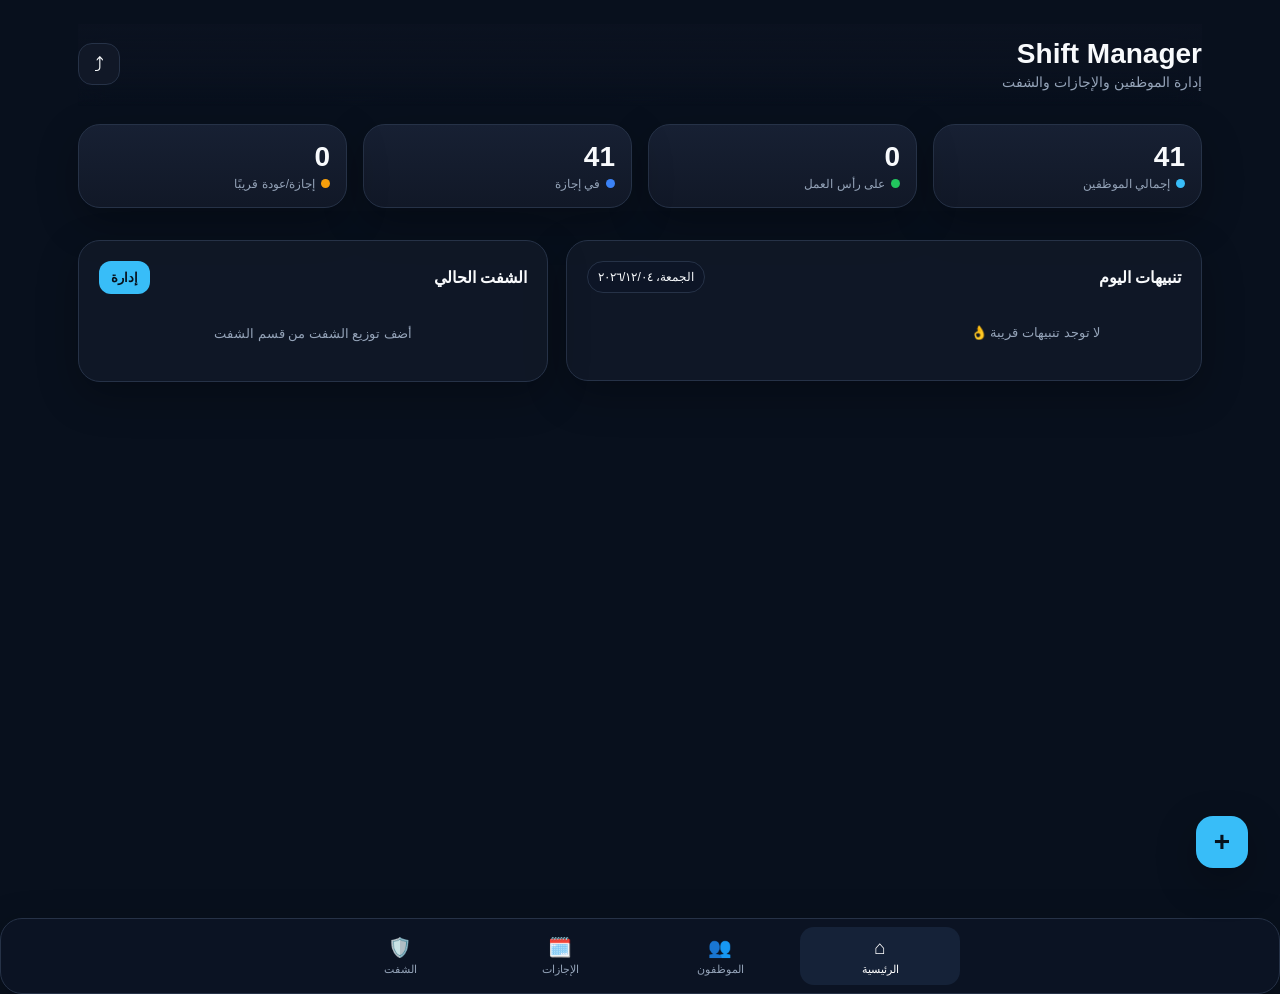
<file: Shift_Manager_Desktop.html>
<!doctype html>
<html lang="ar" dir="rtl">
<head>
  <meta charset="utf-8" />
  <meta name="viewport" content="width=device-width,initial-scale=1,viewport-fit=cover" />
  <meta name="theme-color" content="#0f172a" />
  <title>Shift Manager</title>
  <style>
    :root{
      --bg:#0b1220;
      --card:#111827;
      --card2:#172033;
      --text:#f8fafc;
      --muted:#94a3b8;
      --line:#263247;
      --primary:#38bdf8;
      --green:#22c55e;
      --yellow:#f59e0b;
      --red:#ef4444;
      --blue:#3b82f6;
      --shadow:0 14px 40px rgba(0,0,0,.28);
      --radius:22px;
    }
    *{box-sizing:border-box}
    body{
      margin:0;
      font-family:-apple-system,BlinkMacSystemFont,"Segoe UI",Tahoma,Arial,sans-serif;
      background:linear-gradient(180deg,#0b1220,#0f172a 45%,#0b1220);
      color:var(--text);
      min-height:100vh;
    }
    .app{
      max-width:430px;
      margin:auto;
      min-height:100vh;
      padding:18px 16px 96px;
    }
    .topbar{
      display:flex;
      align-items:center;
      justify-content:space-between;
      gap:12px;
      margin-bottom:18px;
      position:sticky;
      top:0;
      z-index:20;
      padding:10px 0 8px;
      backdrop-filter:blur(14px);
      background:linear-gradient(180deg,rgba(11,18,32,.96),rgba(11,18,32,.72),transparent);
    }
    .title h1{font-size:22px;margin:0}
    .title p{font-size:12px;color:var(--muted);margin:4px 0 0}
    .iconbtn{
      width:42px;height:42px;border-radius:14px;border:1px solid var(--line);
      background:var(--card);color:var(--text);font-size:20px;cursor:pointer
    }
    .grid4{
      display:grid;
      grid-template-columns:1fr 1fr;
      gap:12px;
      margin-bottom:14px;
    }
    .stat{
      background:linear-gradient(180deg,var(--card2),var(--card));
      border:1px solid var(--line);
      border-radius:var(--radius);
      padding:16px;
      box-shadow:var(--shadow);
    }
    .stat .num{font-size:28px;font-weight:800}
    .stat .label{font-size:12px;color:var(--muted);margin-top:4px}
    .dot{width:9px;height:9px;border-radius:50%;display:inline-block;margin-left:6px}
    .section{
      background:rgba(17,24,39,.88);
      border:1px solid var(--line);
      border-radius:var(--radius);
      padding:16px;
      margin-top:14px;
      box-shadow:var(--shadow);
    }
    .section-head{
      display:flex;align-items:center;justify-content:space-between;gap:10px;margin-bottom:12px
    }
    .section-head h2{font-size:16px;margin:0}
    .section-head button,.primary{
      border:none;border-radius:12px;padding:9px 12px;background:var(--primary);color:#07111c;font-weight:800;cursor:pointer
    }
    .list{display:flex;flex-direction:column;gap:10px}
    .row{
      display:flex;align-items:center;justify-content:space-between;gap:12px;
      padding:12px;background:#0d1526;border:1px solid var(--line);border-radius:16px
    }
    .row-main{display:flex;align-items:center;gap:10px;min-width:0}
    .avatar{
      width:40px;height:40px;border-radius:13px;display:grid;place-items:center;
      background:linear-gradient(135deg,#164e63,#0ea5e9);font-weight:800
    }
    .name{font-weight:800;font-size:14px;white-space:nowrap;overflow:hidden;text-overflow:ellipsis}
    .meta{font-size:11px;color:var(--muted);margin-top:3px}
    .badge{
      font-size:11px;padding:6px 9px;border-radius:999px;border:1px solid transparent;white-space:nowrap
    }
    .b-green{background:rgba(34,197,94,.12);color:#86efac;border-color:rgba(34,197,94,.25)}
    .b-yellow{background:rgba(245,158,11,.12);color:#fcd34d;border-color:rgba(245,158,11,.25)}
    .b-blue{background:rgba(59,130,246,.12);color:#93c5fd;border-color:rgba(59,130,246,.25)}
    .b-red{background:rgba(239,68,68,.12);color:#fca5a5;border-color:rgba(239,68,68,.25)}
    .empty{color:var(--muted);text-align:center;padding:20px 8px;font-size:13px}
    .bottom-nav{
      position:fixed;bottom:12px;left:50%;transform:translateX(-50%);
      width:min(398px,calc(100% - 24px));display:grid;grid-template-columns:repeat(4,1fr);
      background:rgba(10,16,30,.95);border:1px solid var(--line);border-radius:22px;padding:8px;
      backdrop-filter:blur(18px);box-shadow:var(--shadow);z-index:30
    }
    .navbtn{
      border:none;background:transparent;color:var(--muted);padding:9px 4px;border-radius:14px;
      font-size:11px;cursor:pointer
    }
    .navbtn span{display:block;font-size:19px;margin-bottom:4px}
    .navbtn.active{background:#152238;color:#fff}
    .view{display:none}
    .view.active{display:block}
    .form{
      display:grid;gap:10px
    }
    input,select,textarea{
      width:100%;background:#0b1323;color:#fff;border:1px solid var(--line);
      border-radius:14px;padding:12px;font:inherit;outline:none
    }
    textarea{min-height:90px;resize:vertical}
    .form-actions{display:flex;gap:8px}
    .secondary{
      border:1px solid var(--line);border-radius:12px;padding:10px 12px;background:#0e1728;color:#fff;cursor:pointer
    }
    .danger{background:#3a1519!important;color:#fecaca!important}
    .modal{
      position:fixed;inset:0;background:rgba(0,0,0,.62);display:none;align-items:flex-end;justify-content:center;
      z-index:50;padding:12px
    }
    .modal.show{display:flex}
    .sheet{
      width:min(430px,100%);background:#101827;border:1px solid var(--line);border-radius:26px 26px 18px 18px;
      padding:18px;max-height:84vh;overflow:auto
    }
    .sheet h3{margin:0 0 14px}
    .chips{display:flex;gap:8px;flex-wrap:wrap}
    .chip{padding:8px 10px;background:#0d1526;border:1px solid var(--line);border-radius:999px;font-size:12px}
    .toolbar{display:flex;gap:8px;margin-bottom:12px}
    .toolbar input{flex:1}
    .small-note{font-size:11px;color:var(--muted);line-height:1.7}
    .shift-card{
      padding:14px;border:1px solid var(--line);border-radius:16px;background:#0d1526;margin-bottom:10px
    }
    .shift-card strong{display:block;margin-bottom:6px}
    .fab{
      position:fixed;bottom:88px;left:calc(50% + 140px);transform:translateX(-50%);
      width:52px;height:52px;border-radius:17px;border:none;background:var(--primary);
      color:#06131d;font-size:28px;font-weight:700;box-shadow:var(--shadow);cursor:pointer;z-index:35
    }
    @media(max-width:380px){.fab{left:auto;right:18px;transform:none}}

    /* Desktop / tablet layout */
    @media(min-width:900px){
      body{background:#08101d}
      .app{max-width:1180px;padding:24px 28px 40px;margin:0 auto}
      .topbar{padding:14px 0 16px}
      .title h1{font-size:28px}
      .title p{font-size:14px}
      .grid4{grid-template-columns:repeat(4,1fr);gap:16px}
      .section{padding:20px}
      #homeView.active{display:grid;grid-template-columns:1.15fr .85fr;gap:18px;align-items:start}
      #homeView .grid4{grid-column:1/-1}
      #homeView .section{margin-top:0}
      #employeesView .section,#leaveView .section,#shiftView .section{margin-top:0}
      .list{display:grid;grid-template-columns:repeat(2,minmax(0,1fr));gap:12px}
      #employeesList{grid-template-columns:repeat(2,minmax(0,1fr))}
      #leaveList{grid-template-columns:repeat(2,minmax(0,1fr))}
      .bottom-nav{
        position:sticky;bottom:auto;left:auto;transform:none;
        width:100%;margin:18px 0 0;grid-template-columns:repeat(4,160px);
        justify-content:center;background:#0b1323
      }
      .fab{right:32px;left:auto;bottom:32px;transform:none}
      .sheet{width:min(640px,100%);border-radius:24px}
      .modal{align-items:center}
      .row{min-height:72px}
      .employee-click{cursor:pointer}
    }
  </style>
</head>
<body>
<div class="app">
  <div class="topbar">
    <div class="title">
      <h1>Shift Manager</h1>
      <p>إدارة الموظفين والإجازات والشفت</p>
    </div>
    <button class="iconbtn" id="backupBtn" title="نسخة احتياطية">⤴︎</button>
  </div>

  <main>
    <section id="homeView" class="view active">
      <div class="grid4">
        <div class="stat"><div class="num" id="totalCount">0</div><div class="label"><span class="dot" style="background:var(--primary)"></span>إجمالي الموظفين</div></div>
        <div class="stat"><div class="num" id="workingCount">0</div><div class="label"><span class="dot" style="background:var(--green)"></span>على رأس العمل</div></div>
        <div class="stat"><div class="num" id="leaveCount">0</div><div class="label"><span class="dot" style="background:var(--blue)"></span>في إجازة</div></div>
        <div class="stat"><div class="num" id="soonCount">0</div><div class="label"><span class="dot" style="background:var(--yellow)"></span>إجازة/عودة قريبًا</div></div>
      </div>

      <div class="section">
        <div class="section-head">
          <h2>تنبيهات اليوم</h2>
          <span class="chip" id="todayLabel"></span>
        </div>
        <div class="list" id="alertsList"></div>
      </div>

      <div class="section">
        <div class="section-head"><h2>الشفت الحالي</h2><button onclick="showView('shiftView')">إدارة</button></div>
        <div id="currentShiftPreview"></div>
      </div>
    </section>

    <section id="employeesView" class="view">
      <div class="section">
        <div class="section-head"><h2>الموظفون</h2><button onclick="openEmployeeModal()">+ إضافة</button></div>
        <div class="toolbar"><input id="searchInput" placeholder="ابحث بالاسم أو الرقم الوظيفي" oninput="renderEmployees()"></div>
        <div class="list" id="employeesList"></div>
      </div>
    </section>


    <section id="employeeProfileView" class="view">
      <div class="section">
        <div class="section-head">
          <h2>ملف الموظف</h2>
          <button class="secondary" onclick="showView('employeesView')">رجوع</button>
        </div>
        <div id="employeeProfileHeader"></div>
      </div>

      <div class="section">
        <div class="section-head"><h2>إضافة ملاحظة</h2></div>
        <div class="form">
          <select id="recordType">
            <option value="Late">Late</option>
            <option value="Excuse">Excuse</option>
            <option value="M time">M time</option>
            <option value="Medical release">Medical release</option>
          </select>
          <input type="date" id="recordDate">
          <textarea id="recordNote" placeholder="تفاصيل / ملاحظة اختيارية"></textarea>
          <button class="primary" onclick="saveEmployeeRecord()">حفظ الملاحظة</button>
        </div>
      </div>

      <div class="section">
        <div class="section-head"><h2>سجل الملاحظات</h2><span class="chip" id="recordCount">0</span></div>
        <div class="list" id="employeeRecordsList"></div>
      </div>
    </section>

    <section id="leaveView" class="view">
      <div class="section">
        <div class="section-head"><h2>الإجازات</h2><button onclick="openLeaveModal()">+ إجازة</button></div>
        <div class="list" id="leaveList"></div>
      </div>
    </section>

    <section id="shiftView" class="view">
      <div class="section">
        <div class="section-head"><h2>توزيع الشفت</h2><button onclick="openShiftModal()">+ توزيع</button></div>
        <div id="shiftList"></div>
      </div>
    </section>
  </main>
</div>

<button class="fab" onclick="quickAdd()">+</button>

<nav class="bottom-nav">
  <button class="navbtn active" data-view="homeView" onclick="showView('homeView',this)"><span>⌂</span>الرئيسية</button>
  <button class="navbtn" data-view="employeesView" onclick="showView('employeesView',this)"><span>👥</span>الموظفون</button>
  <button class="navbtn" data-view="leaveView" onclick="showView('leaveView',this)"><span>🗓️</span>الإجازات</button>
  <button class="navbtn" data-view="shiftView" onclick="showView('shiftView',this)"><span>🛡️</span>الشفت</button>
</nav>

<div class="modal" id="employeeModal">
  <div class="sheet">
    <h3>إضافة موظف</h3>
    <div class="form">
      <input id="empName" placeholder="اسم الموظف">
      <input id="empId" placeholder="الرقم الوظيفي">
      <select id="empShift">
        <option>Morning</option><option>Afternoon</option><option>Night</option>
      </select>
      <input id="empLocation" placeholder="الموقع / البوابة">
      <textarea id="empNote" placeholder="ملاحظة اختيارية"></textarea>
      <div class="form-actions">
        <button class="primary" onclick="saveEmployee()">حفظ</button>
        <button class="secondary" onclick="closeModal('employeeModal')">إلغاء</button>
      </div>
    </div>
  </div>
</div>

<div class="modal" id="leaveModal">
  <div class="sheet">
    <h3>إضافة إجازة</h3>
    <div class="form">
      <select id="leaveEmployee"></select>
      <label class="small-note">بداية الإجازة</label>
      <input type="date" id="leaveStart">
      <label class="small-note">نهاية الإجازة</label>
      <input type="date" id="leaveEnd">
      <textarea id="leaveNote" placeholder="ملاحظة اختيارية"></textarea>
      <div class="form-actions">
        <button class="primary" onclick="saveLeave()">حفظ</button>
        <button class="secondary" onclick="closeModal('leaveModal')">إلغاء</button>
      </div>
    </div>
  </div>
</div>

<div class="modal" id="shiftModal">
  <div class="sheet">
    <h3>إضافة توزيع للشفت</h3>
    <div class="form">
      <input id="shiftPost" placeholder="الموقع، مثال: Gate 1">
      <select id="shiftEmployee"></select>
      <select id="shiftType"><option>Morning</option><option>Afternoon</option><option>Night</option></select>
      <div class="form-actions">
        <button class="primary" onclick="saveShift()">حفظ</button>
        <button class="secondary" onclick="closeModal('shiftModal')">إلغاء</button>
      </div>
    </div>
  </div>
</div>

<script>
const KEY='shiftManagerDataV3_GroupA_Leaves';
let state=JSON.parse(localStorage.getItem(KEY) || 'null') || {
  employees:[
    {
        "id": "emp-000000",
        "name": "EMPLOYEE",
        "empId": "000000",
        "gc": "10",
        "position": "Shift Chief ( 01 )",
        "shift": "Group A",
        "location": "",
        "note": ""
    },
    {
        "id": "emp-000000",
        "name": "EMPLOYEE",
        "empId": "000000",
        "gc": "10",
        "position": "Shift Chief Assistant ( 02 ) & Backup for 01",
        "shift": "Group A",
        "location": "",
        "note": ""
    },
    {
        "id": "emp-000000",
        "name": "EMPLOYEE",
        "empId": "000000",
        "gc": "8",
        "position": "Community Group Leader ( Gate-10 )",
        "shift": "Group A",
        "location": "",
        "note": ""
    },
    {
        "id": "emp-000000",
        "name": "EMPLOYEE",
        "empId": "000000",
        "gc": "8",
        "position": "SCC",
        "shift": "Group A",
        "location": "",
        "note": ""
    },
    {
        "id": "emp-000000",
        "name": "EMPLOYEE",
        "empId": "000000",
        "gc": "8",
        "position": "",
        "shift": "Group A",
        "location": "",
        "note": ""
    },
    {
        "id": "emp-000000",
        "name": "EMPLOYEE",
        "empId": "000000",
        "gc": "8",
        "position": "SCC Backup",
        "shift": "Group A",
        "location": "",
        "note": ""
    },
    {
        "id": "emp-000000",
        "name": "EMPLOYEE",
        "empId": "000000",
        "gc": "9",
        "position": "Pool Backup",
        "shift": "Group A",
        "location": "",
        "note": ""
    },
    {
        "id": "emp-000000",
        "name": "EMPLOYEE",
        "empId": "000000",
        "gc": "8",
        "position": "",
        "shift": "Group A",
        "location": "",
        "note": ""
    },
    {
        "id": "emp-000000",
        "name": "EMPLOYEE",
        "empId": "000000",
        "gc": "9",
        "position": "",
        "shift": "Group A",
        "location": "",
        "note": ""
    },
    {
        "id": "emp-000000",
        "name": "EMPLOYEE",
        "empId": "000000",
        "gc": "7",
        "position": "",
        "shift": "Group A",
        "location": "",
        "note": ""
    },
    {
        "id": "emp-000000",
        "name": "EMPLOYEE",
        "empId": "000000",
        "gc": "7",
        "position": "",
        "shift": "Group A",
        "location": "",
        "note": ""
    },
    {
        "id": "emp-000000",
        "name": "EMPLOYEE",
        "empId": "000000",
        "gc": "8",
        "position": "",
        "shift": "Group A",
        "location": "",
        "note": ""
    },
    {
        "id": "emp-000000",
        "name": "EMPLOYEE",
        "empId": "000000",
        "gc": "8",
        "position": "",
        "shift": "Group A",
        "location": "",
        "note": ""
    },
    {
        "id": "emp-000000",
        "name": "EMPLOYEE",
        "empId": "000000",
        "gc": "7",
        "position": "",
        "shift": "Group A",
        "location": "",
        "note": ""
    },
    {
        "id": "emp-000000",
        "name": "EMPLOYEE",
        "empId": "000000",
        "gc": "7",
        "position": "",
        "shift": "Group A",
        "location": "",
        "note": ""
    },
    {
        "id": "emp-000000",
        "name": "EMPLOYEE",
        "empId": "000000",
        "gc": "7",
        "position": "",
        "shift": "Group A",
        "location": "",
        "note": ""
    },
    {
        "id": "emp-000000",
        "name": "EMPLOYEE",
        "empId": "000000",
        "gc": "7",
        "position": "",
        "shift": "Group A",
        "location": "",
        "note": ""
    },
    {
        "id": "emp-000000",
        "name": "EMPLOYEE",
        "empId": "000000",
        "gc": "7",
        "position": "",
        "shift": "Group A",
        "location": "",
        "note": ""
    },
    {
        "id": "emp-000000",
        "name": "EMPLOYEE",
        "empId": "000000",
        "gc": "8",
        "position": "",
        "shift": "Group A",
        "location": "",
        "note": ""
    },
    {
        "id": "emp-000000",
        "name": "EMPLOYEE",
        "empId": "000000",
        "gc": "7",
        "position": "",
        "shift": "Group A",
        "location": "",
        "note": ""
    },
    {
        "id": "emp-000000",
        "name": "EMPLOYEE",
        "empId": "000000",
        "gc": "7",
        "position": "",
        "shift": "Group A",
        "location": "",
        "note": ""
    },
    {
        "id": "emp-000000",
        "name": "EMPLOYEE",
        "empId": "000000",
        "gc": "7",
        "position": "",
        "shift": "Group A",
        "location": "",
        "note": ""
    },
    {
        "id": "emp-000000",
        "name": "EMPLOYEE",
        "empId": "000000",
        "gc": "7",
        "position": "",
        "shift": "Group A",
        "location": "",
        "note": ""
    },
    {
        "id": "emp-000000",
        "name": "MUHAMMAD B. MUALAD",
        "empId": "000000",
        "gc": "8",
        "position": "",
        "shift": "Group A",
        "location": "",
        "note": ""
    },
    {
        "id": "emp-000000",
        "name": "EMPLOYEE",
        "empId": "000000",
        "gc": "8",
        "position": "",
        "shift": "Group A",
        "location": "",
        "note": ""
    },
    {
        "id": "emp-000000",
        "name": "MOHAMMED  SALEM BELADI",
        "empId": "000000",
        "gc": "7",
        "position": "",
        "shift": "Group A",
        "location": "",
        "note": ""
    },
    {
        "id": "emp-000000",
        "name": "EMPLOYEE",
        "empId": "000000",
        "gc": "7",
        "position": "",
        "shift": "Group A",
        "location": "",
        "note": ""
    },
    {
        "id": "emp-000000",
        "name": "EMPLOYEE",
        "empId": "000000",
        "gc": "7",
        "position": "",
        "shift": "Group A",
        "location": "",
        "note": ""
    },
    {
        "id": "emp-000000",
        "name": "EMPLOYEE",
        "empId": "000000",
        "gc": "7",
        "position": "",
        "shift": "Group A",
        "location": "",
        "note": ""
    },
    {
        "id": "emp-000000",
        "name": "EMPLOYEE",
        "empId": "000000",
        "gc": "7",
        "position": "",
        "shift": "Group A",
        "location": "",
        "note": ""
    },
    {
        "id": "emp-000000",
        "name": "EMPLOYEE",
        "empId": "000000",
        "gc": "8",
        "position": "",
        "shift": "Group A",
        "location": "",
        "note": ""
    },
    {
        "id": "emp-000000",
        "name": "EMPLOYEE",
        "empId": "000000",
        "gc": "7",
        "position": "",
        "shift": "Group A",
        "location": "",
        "note": ""
    },
    {
        "id": "emp-000000",
        "name": "EMPLOYEE",
        "empId": "000000",
        "gc": "7",
        "position": "",
        "shift": "Group A",
        "location": "",
        "note": ""
    },
    {
        "id": "emp-000000",
        "name": "EMPLOYEE",
        "empId": "000000",
        "gc": "8",
        "position": "",
        "shift": "Group A",
        "location": "",
        "note": ""
    },
    {
        "id": "emp-000000",
        "name": "EMPLOYEE",
        "empId": "000000",
        "gc": "10",
        "position": "",
        "shift": "Group A",
        "location": "",
        "note": ""
    },
    {
        "id": "emp-000000",
        "name": "EMPLOYEE",
        "empId": "000000",
        "gc": "8",
        "position": "",
        "shift": "Group A",
        "location": "",
        "note": ""
    },
    {
        "id": "emp-000000",
        "name": "EMPLOYEE",
        "empId": "000000",
        "gc": "7",
        "position": "",
        "shift": "Group A",
        "location": "",
        "note": ""
    },
    {
        "id": "emp-000000",
        "name": "EMPLOYEE",
        "empId": "000000",
        "gc": "7",
        "position": "",
        "shift": "Group A",
        "location": "",
        "note": ""
    },
    {
        "id": "emp-000000",
        "name": "EMPLOYEE",
        "empId": "000000",
        "gc": "7",
        "position": "",
        "shift": "Group A",
        "location": "",
        "note": ""
    },
    {
        "id": "emp-000000",
        "name": "EMPLOYEE",
        "empId": "000000",
        "gc": "7",
        "position": "",
        "shift": "Group A",
        "location": "",
        "note": ""
    },
    {
        "id": "emp-000000",
        "name": "EMPLOYEE",
        "empId": "000000",
        "gc": "7",
        "position": "",
        "shift": "Group A",
        "location": "",
        "note": ""
    }
],
  leaves:[
    {
        "id": "leave-000000-2026-08-30",
        "employeeId": "emp-000000",
        "start": "2026-08-30",
        "end": "2026-09-27",
        "note": "Annual leave schedule"
    },
    {
        "id": "leave-000000-2026-08-30",
        "employeeId": "emp-000000",
        "start": "2026-08-30",
        "end": "2026-09-16",
        "note": "Annual leave schedule"
    },
    {
        "id": "leave-000000-2026-09-13",
        "employeeId": "emp-000000",
        "start": "2026-09-13",
        "end": "2026-09-26",
        "note": "Annual leave schedule"
    },
    {
        "id": "leave-000000-2026-10-06",
        "employeeId": "emp-000000",
        "start": "2026-10-06",
        "end": "2026-10-25",
        "note": "Annual leave schedule"
    },
    {
        "id": "leave-000000-2026-10-06",
        "employeeId": "emp-000000",
        "start": "2026-10-06",
        "end": "2026-11-05",
        "note": "Annual leave schedule"
    },
    {
        "id": "leave-000000-2026-10-06",
        "employeeId": "emp-000000",
        "start": "2026-10-06",
        "end": "2026-11-02",
        "note": "Annual leave schedule"
    },
    {
        "id": "leave-000000-2026-10-15",
        "employeeId": "emp-000000",
        "start": "2026-10-15",
        "end": "2026-11-02",
        "note": "Annual leave schedule"
    },
    {
        "id": "leave-000000-2026-10-15",
        "employeeId": "emp-000000",
        "start": "2026-10-15",
        "end": "2026-11-02",
        "note": "Annual leave schedule"
    },
    {
        "id": "leave-000000-2026-11-03",
        "employeeId": "emp-000000",
        "start": "2026-11-03",
        "end": "2026-11-30",
        "note": "Annual leave schedule"
    },
    {
        "id": "leave-000000-2026-11-03",
        "employeeId": "emp-000000",
        "start": "2026-11-03",
        "end": "2026-11-30",
        "note": "Annual leave schedule"
    },
    {
        "id": "leave-000000-2026-11-05",
        "employeeId": "emp-000000",
        "start": "2026-11-05",
        "end": "2026-11-30",
        "note": "Annual leave schedule"
    },
    {
        "id": "leave-000000-2026-11-22",
        "employeeId": "emp-000000",
        "start": "2026-11-22",
        "end": "2026-11-30",
        "note": "Annual leave schedule"
    },
    {
        "id": "leave-000000-2026-11-25",
        "employeeId": "emp-000000",
        "start": "2026-11-25",
        "end": "2026-12-09",
        "note": "Annual leave schedule"
    },
    {
        "id": "leave-000000-2026-12-01",
        "employeeId": "emp-000000",
        "start": "2026-12-01",
        "end": "2026-12-24",
        "note": "Annual leave schedule"
    },
    {
        "id": "leave-000000-2026-12-01",
        "employeeId": "emp-000000",
        "start": "2026-12-01",
        "end": "2026-12-28",
        "note": "Annual leave schedule"
    },
    {
        "id": "leave-000000-2026-12-01",
        "employeeId": "emp-000000",
        "start": "2026-12-01",
        "end": "2027-12-20",
        "note": "Annual leave schedule"
    }
],
  shifts:[],
  records:[]
};

if(!Array.isArray(state.records)) state.records=[];
let selectedEmployeeId=null;

function save(){ localStorage.setItem(KEY,JSON.stringify(state)); renderAll(); }

function fmtDate(s){ if(!s)return ''; return new Date(s+'T12:00:00').toLocaleDateString('ar-SA-u-ca-gregory',{day:'2-digit',month:'2-digit',year:'numeric'}); }
function diffDays(a,b){ const x=new Date(a+'T12:00:00'),y=new Date(b+'T12:00:00'); return Math.round((x-y)/86400000); }
function todayISO(){ return new Date().toISOString().slice(0,10); }
function initials(n){ return (n||'?').trim().split(/\s+/).slice(0,2).map(x=>x[0]).join(''); }
function esc(s=''){return String(s).replace(/[&<>"']/g,m=>({'&':'&amp;','<':'&lt;','>':'&gt;','"':'&quot;',"'":'&#039;'}[m]))}

function employeeStatus(emp){
  const t=todayISO();
  const active=state.leaves.find(l=>l.employeeId===emp.id && l.start<=t && l.end>=t);
  return active ? {text:'إجازة',cls:'b-blue'}:{text:'دوام',cls:'b-green'};
}

function renderStats(){
  const t=todayISO();
  document.getElementById('totalCount').textContent=state.employees.length;
  const inLeave=state.employees.filter(e=>employeeStatus(e).text==='إجازة').length;
  document.getElementById('leaveCount').textContent=inLeave;
  document.getElementById('workingCount').textContent=state.employees.length-inLeave;
  let soon=0;
  state.leaves.forEach(l=>{
    const ds=diffDays(l.start,t), de=diffDays(l.end,t);
    if((ds>=0&&ds<=2)||(de>=0&&de<=2)) soon++;
  });
  document.getElementById('soonCount').textContent=soon;
}

function renderAlerts(){
  const box=document.getElementById('alertsList'); box.innerHTML='';
  const t=todayISO(); let alerts=[];
  state.leaves.forEach(l=>{
    const e=state.employees.find(x=>x.id===l.employeeId); if(!e)return;
    const ds=diffDays(l.start,t), de=diffDays(l.end,t);
    if(ds===0) alerts.push({name:e.name,msg:'تبدأ إجازته اليوم',cls:'b-yellow'});
    else if(ds===1) alerts.push({name:e.name,msg:'تبدأ إجازته غدًا',cls:'b-yellow'});
    else if(ds===2) alerts.push({name:e.name,msg:'تبدأ إجازته بعد يومين',cls:'b-yellow'});
    if(de===0) alerts.push({name:e.name,msg:'آخر يوم إجازة اليوم',cls:'b-blue'});
    else if(de===1) alerts.push({name:e.name,msg:'يعود من الإجازة غدًا',cls:'b-green'});
    else if(de===2) alerts.push({name:e.name,msg:'يعود من الإجازة بعد يومين',cls:'b-green'});
  });
  if(!alerts.length){box.innerHTML='<div class="empty">لا توجد تنبيهات قريبة 👌</div>';return}
  alerts.forEach(a=>box.insertAdjacentHTML('beforeend',`
    <div class="row">
      <div class="row-main"><div class="avatar">${esc(initials(a.name))}</div><div><div class="name">${esc(a.name)}</div><div class="meta">${esc(a.msg)}</div></div></div>
      <span class="badge ${a.cls}">تنبيه</span>
    </div>`));
}

function renderEmployees(){
  const box=document.getElementById('employeesList'); box.innerHTML='';
  const q=(document.getElementById('searchInput')?.value||'').trim().toLowerCase();
  const list=state.employees.filter(e=>!q || e.name.toLowerCase().includes(q) || (e.empId||'').toLowerCase().includes(q) || (e.gc||'').toLowerCase().includes(q) || (e.position||'').toLowerCase().includes(q));
  if(!list.length){box.innerHTML='<div class="empty">لا يوجد موظفون</div>';return}
  list.forEach(e=>{
    const st=employeeStatus(e);
    box.insertAdjacentHTML('beforeend',`
    <div class="row employee-click" onclick="openEmployeeProfile('${e.id}')">
      <div class="row-main">
        <div class="avatar">${esc(initials(e.name))}</div>
        <div><div class="name">${esc(e.name)}</div><div class="meta">#${esc(e.empId)} · GC ${esc(e.gc||'-')} · ${esc(e.position||e.shift||'-')}</div></div>
      </div>
      <div style="display:flex;gap:6px;align-items:center">
        <span class="badge ${st.cls}">${st.text}</span>
        <button class="secondary danger" onclick="event.stopPropagation();deleteEmployee('${e.id}')">حذف</button>
      </div>
    </div>`);
  });
}


function recordBadgeClass(type){
  if(type==='Late') return 'b-red';
  if(type==='Excuse') return 'b-yellow';
  if(type==='M time') return 'b-blue';
  return 'b-green';
}

function openEmployeeProfile(id){
  selectedEmployeeId=id;
  const dateInput=document.getElementById('recordDate');
  if(dateInput && !dateInput.value) dateInput.value=todayISO();
  renderEmployeeProfile();
  showView('employeeProfileView');
}

function renderEmployeeProfile(){
  const head=document.getElementById('employeeProfileHeader');
  const list=document.getElementById('employeeRecordsList');
  if(!head||!list)return;
  const e=state.employees.find(x=>x.id===selectedEmployeeId);
  if(!e){
    head.innerHTML='<div class="empty">اختر موظفًا من قائمة الموظفين</div>';
    list.innerHTML='';
    return;
  }
  const st=employeeStatus(e);
  head.innerHTML=`
    <div class="row">
      <div class="row-main">
        <div class="avatar">${esc(initials(e.name))}</div>
        <div>
          <div class="name">${esc(e.name)}</div>
          <div class="meta">Badge #${esc(e.empId)} · GC ${esc(e.gc||'-')}</div>
          <div class="meta">${esc(e.position||e.shift||'-')}</div>
        </div>
      </div>
      <span class="badge ${st.cls}">${st.text}</span>
    </div>`;

  const records=state.records
    .filter(r=>r.employeeId===e.id)
    .sort((a,b)=>(b.date||'').localeCompare(a.date||''));
  document.getElementById('recordCount').textContent=records.length;

  if(!records.length){
    list.innerHTML='<div class="empty">لا توجد ملاحظات مسجلة لهذا الموظف</div>';
    return;
  }
  list.innerHTML=records.map(r=>`
    <div class="row">
      <div>
        <div style="display:flex;gap:8px;align-items:center;flex-wrap:wrap">
          <span class="badge ${recordBadgeClass(r.type)}">${esc(r.type)}</span>
          <span class="meta">${fmtDate(r.date)}</span>
        </div>
        ${r.note?`<div class="meta" style="margin-top:8px;color:var(--text)">${esc(r.note)}</div>`:''}
      </div>
      <button class="secondary danger" onclick="deleteEmployeeRecord('${r.id}')">حذف</button>
    </div>`).join('');
}

function saveEmployeeRecord(){
  if(!selectedEmployeeId){alert('اختر موظفًا أولًا');return}
  const type=document.getElementById('recordType').value;
  const date=document.getElementById('recordDate').value || todayISO();
  const note=document.getElementById('recordNote').value.trim();
  state.records.push({
    id:(crypto.randomUUID?crypto.randomUUID():('rec-'+Date.now())),
    employeeId:selectedEmployeeId,
    type,date,note,
    createdAt:new Date().toISOString()
  });
  document.getElementById('recordNote').value='';
  document.getElementById('recordDate').value=todayISO();
  save();
  renderEmployeeProfile();
}

function deleteEmployeeRecord(id){
  if(!confirm('حذف هذه الملاحظة؟'))return;
  state.records=state.records.filter(r=>r.id!==id);
  save();
  renderEmployeeProfile();
}


function renderLeaves(){
  const box=document.getElementById('leaveList'); box.innerHTML='';
  const list=[...state.leaves].sort((a,b)=>a.start.localeCompare(b.start));
  if(!list.length){box.innerHTML='<div class="empty">لم تتم إضافة إجازات بعد</div>';return}
  const t=todayISO();
  list.forEach(l=>{
    const e=state.employees.find(x=>x.id===l.employeeId); if(!e)return;
    let cls='b-yellow',label='قادمة';
    if(l.start<=t&&l.end>=t){cls='b-blue';label='جارية'}
    else if(l.end<t){cls='b-green';label='منتهية'}
    box.insertAdjacentHTML('beforeend',`
      <div class="row">
        <div class="row-main">
          <div class="avatar">${esc(initials(e.name))}</div>
          <div><div class="name">${esc(e.name)}</div><div class="meta">${fmtDate(l.start)} ← ${fmtDate(l.end)}</div></div>
        </div>
        <div style="display:flex;gap:6px;align-items:center">
          <span class="badge ${cls}">${label}</span>
          <button class="secondary danger" onclick="deleteLeave('${l.id}')">حذف</button>
        </div>
      </div>`);
  });
}

function renderShift(){
  const box=document.getElementById('shiftList'); box.innerHTML='';
  if(!state.shifts.length){box.innerHTML='<div class="empty">لا يوجد توزيع محفوظ للشفت</div>';return}
  state.shifts.forEach(s=>{
    const e=state.employees.find(x=>x.id===s.employeeId);
    box.insertAdjacentHTML('beforeend',`
      <div class="shift-card">
        <strong>${esc(s.post)}</strong>
        <div class="meta">${esc(e?e.name:'موظف محذوف')} · ${esc(s.shift)}</div>
        <div style="margin-top:10px"><button class="secondary danger" onclick="deleteShift('${s.id}')">حذف</button></div>
      </div>`);
  });
  renderShiftPreview();
}

function renderShiftPreview(){
  const box=document.getElementById('currentShiftPreview');
  const rows=state.shifts.slice(0,4);
  if(!rows.length){box.innerHTML='<div class="empty">أضف توزيع الشفت من قسم الشفت</div>';return}
  box.innerHTML=rows.map(s=>{
    const e=state.employees.find(x=>x.id===s.employeeId);
    return `<div class="row"><div><div class="name">${esc(s.post)}</div><div class="meta">${esc(e?e.name:'-')} · ${esc(s.shift)}</div></div></div>`;
  }).join('');
}

function refreshSelects(){
  const opts=state.employees.map(e=>`<option value="${e.id}">${esc(e.name)} (#${esc(e.empId)})</option>`).join('');
  document.getElementById('leaveEmployee').innerHTML=opts;
  document.getElementById('shiftEmployee').innerHTML=opts;
}

function renderAll(){
  document.getElementById('todayLabel').textContent=new Date().toLocaleDateString('ar-SA-u-ca-gregory',{weekday:'short',day:'2-digit',month:'2-digit',year:'numeric'});
  renderStats(); renderAlerts(); renderEmployees(); renderLeaves(); renderShift(); refreshSelects(); renderShiftPreview(); if(selectedEmployeeId)renderEmployeeProfile();
}

function showView(id,btn){
  document.querySelectorAll('.view').forEach(v=>v.classList.remove('active'));
  document.getElementById(id).classList.add('active');
  document.querySelectorAll('.navbtn').forEach(b=>b.classList.toggle('active',b.dataset.view===id));
  window.scrollTo({top:0,behavior:'smooth'});
}
function openEmployeeModal(){document.getElementById('employeeModal').classList.add('show')}
function openLeaveModal(){refreshSelects();document.getElementById('leaveModal').classList.add('show')}
function openShiftModal(){refreshSelects();document.getElementById('shiftModal').classList.add('show')}
function closeModal(id){document.getElementById(id).classList.remove('show')}
function quickAdd(){openEmployeeModal()}

function saveEmployee(){
  const name=document.getElementById('empName').value.trim();
  const empId=document.getElementById('empId').value.trim();
  if(!name||!empId){alert('أدخل الاسم والرقم الوظيفي');return}
  state.employees.push({
    id:crypto.randomUUID(),name,empId,gc:'',position:'',
    shift:document.getElementById('empShift').value,
    location:document.getElementById('empLocation').value.trim(),
    note:document.getElementById('empNote').value.trim()
  });
  ['empName','empId','empLocation','empNote'].forEach(id=>document.getElementById(id).value='');
  closeModal('employeeModal'); save();
}
function saveLeave(){
  const employeeId=document.getElementById('leaveEmployee').value;
  const start=document.getElementById('leaveStart').value;
  const end=document.getElementById('leaveEnd').value;
  if(!employeeId||!start||!end){alert('أكمل بيانات الإجازة');return}
  if(end<start){alert('تاريخ النهاية يجب أن يكون بعد البداية');return}
  state.leaves.push({id:crypto.randomUUID(),employeeId,start,end,note:document.getElementById('leaveNote').value.trim()});
  document.getElementById('leaveStart').value='';document.getElementById('leaveEnd').value='';document.getElementById('leaveNote').value='';
  closeModal('leaveModal'); save();
}
function saveShift(){
  const post=document.getElementById('shiftPost').value.trim();
  const employeeId=document.getElementById('shiftEmployee').value;
  const shift=document.getElementById('shiftType').value;
  if(!post||!employeeId){alert('أدخل الموقع والموظف');return}
  state.shifts.push({id:crypto.randomUUID(),post,employeeId,shift});
  document.getElementById('shiftPost').value='';
  closeModal('shiftModal'); save();
}
function deleteEmployee(id){
  if(!confirm('حذف الموظف وكل الإجازات والتوزيعات المرتبطة به؟'))return;
  state.employees=state.employees.filter(e=>e.id!==id);
  state.leaves=state.leaves.filter(l=>l.employeeId!==id);
  state.shifts=state.shifts.filter(s=>s.employeeId!==id); state.records=state.records.filter(r=>r.employeeId!==id); save();
}
function deleteLeave(id){ if(confirm('حذف الإجازة؟')){state.leaves=state.leaves.filter(x=>x.id!==id);save()} }
function deleteShift(id){ if(confirm('حذف التوزيع؟')){state.shifts=state.shifts.filter(x=>x.id!==id);save()} }

document.querySelectorAll('.modal').forEach(m=>m.addEventListener('click',e=>{if(e.target===m)m.classList.remove('show')}));

document.getElementById('backupBtn').addEventListener('click',()=>{
  const blob=new Blob([JSON.stringify(state,null,2)],{type:'application/json'});
  const a=document.createElement('a');a.href=URL.createObjectURL(blob);a.download='shift-manager-backup.json';a.click();
  setTimeout(()=>URL.revokeObjectURL(a.href),1000);
});

renderAll();
if(document.getElementById('recordDate')) document.getElementById('recordDate').value=todayISO();
</script>
</body>
</html>
</file>
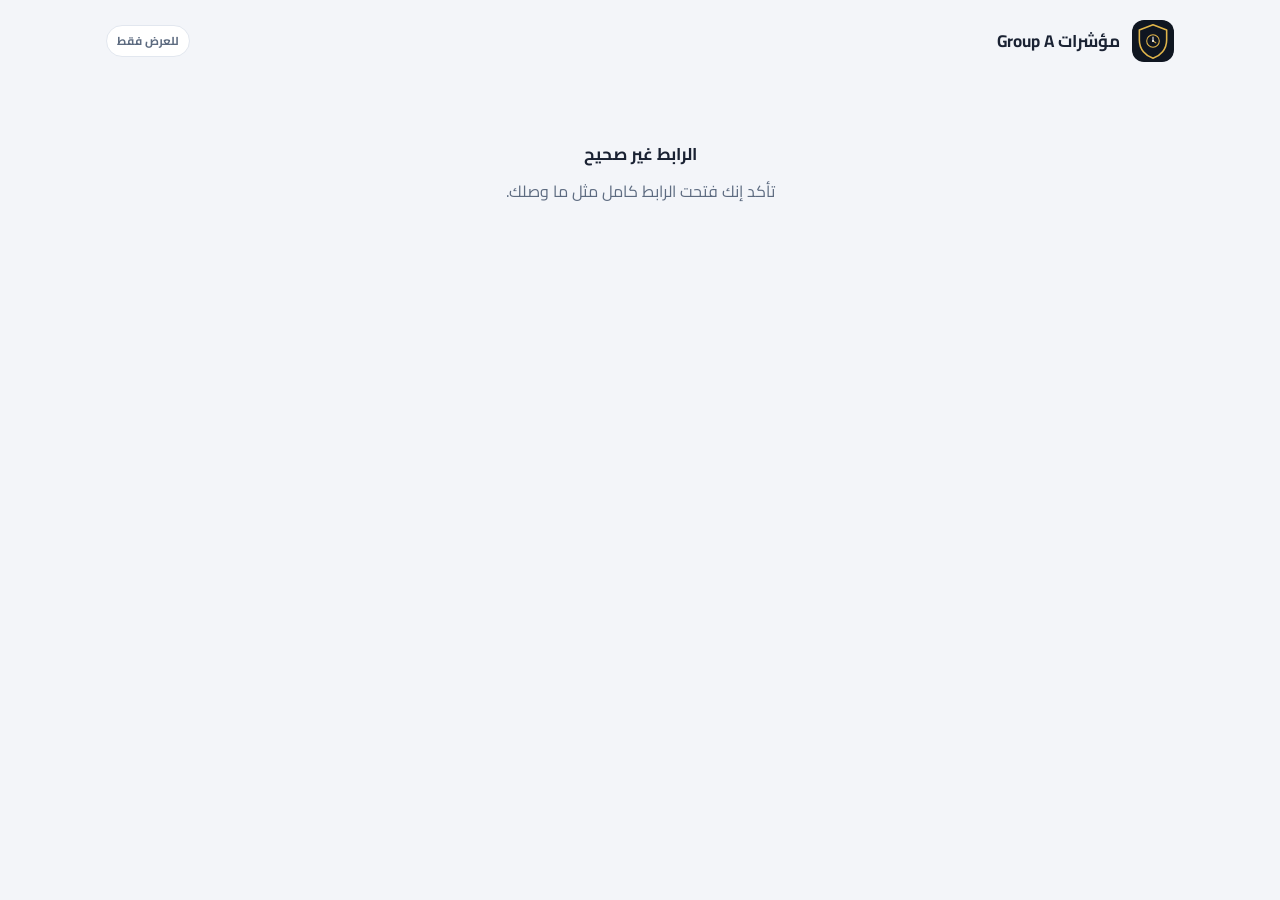
<file: supervisor.html>
<!doctype html>
<html lang="ar" dir="rtl">
<head>
<meta charset="utf-8" />
<meta name="viewport" content="width=device-width,initial-scale=1,viewport-fit=cover" />
<meta name="theme-color" content="#f3f5f9" />
<meta name="robots" content="noindex,nofollow" />
  <link rel="icon" type="image/svg+xml" href="icons/icon.svg?v=20261127m">
  <link rel="icon" type="image/png" sizes="32x32" href="icons/favicon-32.png?v=20261127m">
  <link rel="apple-touch-icon" href="icons/apple-touch-icon.png?v=20261127m">
<title>مؤشرات Group A</title>
<link rel="preconnect" href="https://fonts.googleapis.com">
<link rel="preconnect" href="https://fonts.gstatic.com" crossorigin>
<link href="https://fonts.googleapis.com/css2?family=Cairo:wght@400;600;700;800&display=swap" rel="stylesheet">
<style>
  :root{--bg:#f3f5f9;--card:#fff;--card2:#f6f8fb;--line:#e2e7ef;--text:#1a2233;--muted:#5d6b80;--primary:#e8a83c;--ink:#0a0f17;
    --ok:#1f9d63;--okbg:#ecf8f0;--warn:#c17a12;--warnbg:#fff6e2;--bad:#c0303f;--badbg:#fdf1f2;--blue:#315fe7}
  *{box-sizing:border-box;font-family:"Cairo",-apple-system,"Segoe UI",Tahoma,Arial,sans-serif}
  body{margin:0;background:var(--bg);color:var(--text);-webkit-text-size-adjust:100%}
  .wrap{max-width:1100px;margin:0 auto;padding:16px 16px 40px}
  .top{display:flex;align-items:center;gap:12px;margin:4px 0 16px}
  .logo{width:42px;height:42px;border-radius:12px;background:var(--ink);color:#5fd6d2;display:grid;place-items:center;font-weight:800;font-size:19px;flex:0 0 auto}
  .top b{display:block;font-size:17px}.top small{color:var(--muted);font-size:12.5px}
  .top .ro{margin-inline-start:auto;font-size:11.5px;font-weight:700;color:var(--muted);border:1px solid var(--line);background:var(--card);border-radius:999px;padding:4px 10px;white-space:nowrap}
  .sec{background:var(--card);border:1px solid var(--line);border-radius:18px;padding:16px;margin-bottom:14px}
  .sec h2{font-size:17px;margin:0 0 2px}.sec .sub{font-size:12px;color:var(--muted);margin:0 0 12px}
  .head{display:flex;justify-content:space-between;align-items:flex-start;gap:10px;flex-wrap:wrap}
  .cards{display:grid;grid-template-columns:repeat(4,minmax(0,1fr));gap:10px}
  .card{border:1px solid var(--line);border-radius:14px;padding:14px;display:flex;align-items:center;gap:12px;background:var(--card2);cursor:pointer;text-align:right;font:inherit;color:inherit}
  .card:focus-visible,button:focus-visible,summary:focus-visible{outline:2px solid var(--primary);outline-offset:2px}
  .donut{--pct:0;--c:#315fe7;width:70px;height:70px;flex:0 0 auto;border-radius:50%;display:grid;place-items:center;background:conic-gradient(var(--c) calc(var(--pct)*1%),var(--line) 0);position:relative}
  .donut::before{content:"";position:absolute;inset:8px;border-radius:50%;background:var(--card2)}
  .donut b{position:relative;font-size:15px}
  .card h3{font-size:13.5px;margin:0 0 3px}.card p{font-size:11px;line-height:1.55;color:var(--muted);margin:0}.card .n{font-size:12.5px;font-weight:800;margin-top:4px;display:block}
  .card.ok{background:var(--okbg);border-color:#bfe3cd}.card.warn{background:var(--warnbg);border-color:#f0d29a}.card.bad{background:var(--badbg);border-color:#f0b3ba}
  .people{margin-top:10px;display:none;flex-wrap:wrap;gap:6px}.people.open{display:flex}
  .people span{font-size:12px;background:var(--card);border:1px solid var(--line);border-radius:999px;padding:3px 9px}
  .load{display:grid;gap:8px}
  .row{display:grid;grid-template-columns:150px 1fr 64px;gap:10px;align-items:center;border:1px solid var(--line);border-radius:12px;padding:8px 12px;background:var(--card2)}
  .row .lbl b{display:block;font-size:13px}.row .lbl small{color:var(--muted);font-size:11px}
  .bar{height:12px;border-radius:6px;background:var(--line);overflow:hidden;position:relative}.bar i{position:absolute;inset:0 0 0 auto;border-radius:6px;background:var(--ok)}
  .row .n{font-weight:800;text-align:center;font-size:14px;font-variant-numeric:tabular-nums}
  .row.near{border-color:#f0d29a}.row.near .bar i{background:#e8a83c}.row.full{border-color:#f0a3a3;background:var(--badbg)}.row.full .bar i{background:#e0475a}
  .row.now{box-shadow:inset -4px 0 0 var(--blue)}
  .row details{grid-column:1/-1}.row summary{cursor:pointer;font-size:11.5px;color:var(--muted)}.row .who{display:flex;flex-wrap:wrap;gap:5px;margin-top:6px}.row .who span{font-size:11.5px;background:var(--card);border:1px solid var(--line);border-radius:999px;padding:2px 8px}
  .tabs{display:flex;gap:6px}.tabs button{font:inherit;font-size:12.5px;font-weight:700;padding:6px 14px;border-radius:10px;border:1px solid var(--line);background:var(--card2);color:var(--text);cursor:pointer}.tabs button.on{background:#172033;color:#fff;border-color:#172033}
  .months{display:grid;grid-template-columns:repeat(12,minmax(0,1fr));gap:6px;align-items:end;height:230px;position:relative;padding-top:8px}
  .m{display:flex;flex-direction:column;align-items:center;justify-content:flex-end;height:100%;cursor:pointer;border-radius:10px;border:0;background:none;font:inherit;color:inherit;padding:2px 0}
  .m:hover,.m.sel{background:rgba(49,95,231,.07)}
  .m .stack{width:70%;max-width:46px;display:flex;flex-direction:column-reverse;border-radius:7px 7px 3px 3px;overflow:hidden;min-height:2px}
  .m .stack i{display:block;background:var(--blue)}.m .stack i.plan{background:repeating-linear-gradient(135deg,#9db4f5 0 5px,#c9d7fb 5px 10px)}
  .m.over .stack i{background:#e0475a}.m.over .stack i.plan{background:repeating-linear-gradient(135deg,#ef8f9b 0 5px,#f7c4ca 5px 10px)}
  .m b{font-size:13px;margin-bottom:4px;font-variant-numeric:tabular-nums}.m small{font-size:10.5px;color:var(--muted);margin-top:6px;white-space:nowrap}
  .cap{position:absolute;left:0;right:0;border-top:2px dashed #e0475a;pointer-events:none}.cap span{position:absolute;top:-18px;inset-inline-start:0;font-size:10.5px;color:var(--bad);font-weight:800;background:var(--card);padding:0 4px}
  .legend{display:flex;flex-wrap:wrap;gap:14px;font-size:11.5px;color:var(--muted);margin-top:10px}.legend i{display:inline-block;width:12px;height:12px;border-radius:3px;vertical-align:-2px;margin-inline-end:5px;background:var(--blue)}.legend i.plan{background:repeating-linear-gradient(135deg,#9db4f5 0 4px,#c9d7fb 4px 8px)}
  .detail{margin-top:12px;border:1px solid var(--line);border-radius:12px;padding:10px 12px;background:var(--card2);font-size:13px}.detail .who{display:flex;flex-wrap:wrap;gap:6px;margin-top:6px}.detail .who span{font-size:12px;background:var(--card);border:1px solid var(--line);border-radius:999px;padding:3px 9px}.detail .who span.plan{border-style:dashed;color:#2563c9}
  .ye-top{display:grid;grid-template-columns:repeat(4,minmax(0,1fr));gap:10px;margin-bottom:12px}
  .ye-top div{border:1px solid var(--line);border-radius:12px;padding:12px;text-align:center;background:var(--card2)}.ye-top b{display:block;font-size:22px;font-variant-numeric:tabular-nums}.ye-top span{font-size:11px;color:var(--muted)}
  .ye-top .bad{border-color:#f0b3ba;background:var(--badbg)}.ye-top .bad b{color:var(--bad)}
  .ye-r{display:grid;grid-template-columns:1fr auto;gap:10px;align-items:center;padding:9px 4px;border-bottom:1px solid var(--line);font-size:13px}.ye-r:last-child{border-bottom:0}
  .ye-r small{display:block;color:var(--muted);font-size:11px}.tag{font-size:11px;border-radius:999px;padding:3px 9px;font-weight:800;white-space:nowrap;background:#fdeeee;color:#a12828}
  .note{font-size:11.5px;color:var(--muted);margin-top:8px}
  .state{text-align:center;padding:60px 20px;color:var(--muted)}.state b{display:block;color:var(--text);font-size:17px;margin-bottom:6px}
  .foot{text-align:center;font-size:11px;color:var(--muted);margin-top:18px}
  .hidden{display:none!important}
  @media(max-width:760px){.cards{grid-template-columns:repeat(2,minmax(0,1fr))}.card{flex-direction:column;text-align:center}.donut{width:62px;height:62px}
    .row{grid-template-columns:105px 1fr 54px}.months{gap:2px;height:200px}.m small{font-size:9px}.m b{font-size:11px}.m .stack{width:80%}.ye-top{grid-template-columns:repeat(2,minmax(0,1fr))}}
  .app-icon{background:none!important;border:0!important;box-shadow:none!important;padding:0!important;overflow:hidden}.app-icon img{width:100%;height:100%;display:block}
</style>
</head>
<body>
<div class="wrap">
  <div class="top"><div class="logo app-icon"><img src="icons/icon.svg?v=20261127m" alt=""></div><div><b>مؤشرات Group A</b><small id="asOf">جاري التحميل…</small></div><span class="ro">للعرض فقط</span></div>
  <div id="state" class="state">جاري التحميل…</div>
  <div id="app" class="hidden">
    <div class="sec"><h2>نظرة سريعة</h2><p class="sub">اضغط على أي بطاقة عشان تشوف الأسماء</p><div class="cards" id="cards"></div><div class="people" id="people"></div></div>
    <div class="sec"><h2>ضغط الإجازات على الشفتات</h2><p class="sub">الأسابيع الثمانية الجاية · الحد: ليل 6، صباح ومساء 5</p><div class="load" id="load"></div></div>
    <div class="sec"><h2>بطاقات Marine ID</h2><p class="sub" id="mSub">اللي انتهت أو بتنتهي خلال 60 يوم</p><div id="marine"></div></div>
    <div class="sec"><div class="head"><div><h2>توزيع الإجازات على أشهر السنة</h2><p class="sub">مين مجاز في أي شهر</p></div><div class="tabs" id="tabs"></div></div><div id="months"></div></div>
    <div class="sec"><h2>تصفية الأرصدة</h2><p class="sub" id="yeSub"></p><div id="ye"></div></div>
    <div class="foot">تتحدث تلقائياً كل 5 دقائق</div>
  </div>
</div>
<script>
const SUPABASE_URL='https://gfpzjydgcmwwrxrvmreq.supabase.co';
const SUPABASE_KEY='sb_publishable_VJ17gLtZ7CAHnpOP6G1yqw_CxvZgyrz';
const MONTHS=['يناير','فبراير','مارس','أبريل','مايو','يونيو','يوليو','أغسطس','سبتمبر','أكتوبر','نوفمبر','ديسمبر'];
const ANCHOR='2026-08-30',CYCLE=[{from:0,to:6,code:'N'},{from:7,to:8,code:'OFF'},{from:9,to:15,code:'A'},{from:16,to:17,code:'OFF'},{from:18,to:24,code:'M'},{from:25,to:27,code:'OFF'}];
const CAP={N:6,A:5,M:5},WORD={N:'ليل',A:'مساء',M:'صباح'};
const token=new URLSearchParams(location.search).get('t')||'';
let D=null,monthsYear=null,monthSel=0,openCard='';
const $=id=>document.getElementById(id);
const esc=s=>String(s??'').replace(/[&<>"']/g,m=>({'&':'&amp;','<':'&lt;','>':'&gt;','"':'&quot;',"'":'&#39;'}[m]));
const diff=(a,b)=>Math.round((new Date(a+'T12:00:00')-new Date(b+'T12:00:00'))/86400000);
const add=(d,n)=>{const x=new Date(d+'T12:00:00');x.setDate(x.getDate()+n);return `${x.getFullYear()}-${String(x.getMonth()+1).padStart(2,'0')}-${String(x.getDate()).padStart(2,'0')}`};
const sd=d=>{const x=new Date(d+'T12:00:00');return `${x.getDate()} ${MONTHS[x.getMonth()]}`};
const fmt=n=>{n=Number(n)||0;return Number.isInteger(n)?String(n):n.toFixed(1)};
const shiftOf=d=>{const i=((diff(d,ANCHOR)%28)+28)%28;return CYCLE.find(s=>i>=s.from&&i<=s.to)};
const nameOf=id=>D.employees.find(e=>e.id===id)?.name||'';

async function load(){
  if(!/^[0-9a-f-]{36}$/i.test(token)){showState('الرابط غير صحيح','تأكد إنك فتحت الرابط كامل مثل ما وصلك.');return}
  try{
    const res=await fetch(`${SUPABASE_URL}/rest/v1/rpc/sm_supervisor_view`,{method:'POST',headers:{apikey:SUPABASE_KEY,'Content-Type':'application/json'},body:JSON.stringify({p_token:token})});
    const j=await res.json();
    if(!j||!j.ok){showState('الرابط ما يشتغل','ممكن يكون انلغى. اطلب رابط جديد من المسؤول.');return}
    D=j;D.today=String(j.today);render();
  }catch(e){if(!D)showState('تعذر التحميل','تأكد من الإنترنت وحدّث الصفحة.')}
}
function showState(t,s){$('state').innerHTML=`<b>${esc(t)}</b>${esc(s)}`;$('state').classList.remove('hidden');$('app').classList.add('hidden');$('asOf').textContent=''}
function render(){
  $('state').classList.add('hidden');$('app').classList.remove('hidden');
  const now=new Date();$('asOf').textContent=`آخر تحديث ${now.toLocaleTimeString('ar-SA-u-nu-latn',{hour:'numeric',minute:'2-digit'})}`;
  renderCards();renderLoad();renderMarine();renderMonths();renderYE();
}
function onLeave(d,list=D.leaves){return list.filter(l=>l.start<=d&&l.end>=d)}
function yearEnd(){
  const t=D.today,y=t.slice(0,4),end=y+'-12-31',daysLeft=diff(end,t)+1;
  const rows=D.employees.map(e=>{const bal=Number(e.leaveBalance)||0,excess=Math.max(0,bal-9);
    const up=D.leaves.filter(l=>l.employeeId===e.id&&l.end>=t&&l.start<=end&&!l.pending);
    const upDays=up.reduce((s,l)=>s+diff(l.end>end?end:l.end,l.start>t?l.start:t)+1,0);return {e,bal,excess,upDays}});
  const needs=rows.filter(r=>r.excess>0).sort((a,b)=>b.excess-a.excess);
  return {y,daysLeft,needs,excess:needs.reduce((s,r)=>s+r.excess,0),upDays:rows.reduce((s,r)=>s+r.upDays,0)};
}
function marine(){
  const rows=D.employees.filter(e=>e.marineIdExpiry).map(e=>({e,exp:e.marineIdExpiry,days:diff(e.marineIdExpiry,D.today)})).sort((a,b)=>a.days-b.days);
  return {with:rows.length,expired:rows.filter(r=>r.days<0),d30:rows.filter(r=>r.days>=0&&r.days<=30),d60:rows.filter(r=>r.days>30&&r.days<=60)};
}
function renderMarine(){
  const mr=marine();$('mSub').textContent=`${mr.with} موظف عندهم صلاحية دخول · اللي انتهت أو بتنتهي خلال 60 يوم`;
  const fd=d=>{const x=new Date(d+'T12:00:00');return `${x.getDate()} ${MONTHS[x.getMonth()]} ${x.getFullYear()}`};
  const row=r=>`<div class="ye-r"><div><b>${esc(r.e.name)}</b><small>تنتهي ${fd(r.exp)}</small></div><span class="tag" style="${r.days<0?'':r.days<=30?'background:#fff6e2;color:#8a5a00':'background:#fdf8e4;color:#7a6200'}">${r.days<0?`منتهية من ${-r.days} يوم`:r.days===0?'تنتهي اليوم':`باقي ${r.days} يوم`}</span></div>`;
  const grp=(t,l)=>l.length?`<div class="note" style="margin:10px 0 2px;font-weight:700">${t} (${l.length})</div>${l.map(row).join('')}`:'';
  $('marine').innerHTML=grp('منتهية',mr.expired)+grp('تنتهي خلال 30 يوم',mr.d30)+grp('تنتهي خلال 31 – 60 يوم',mr.d60)||'<div class="note">كل البطاقات سارية لأكثر من 60 يوم 👌</div>';
}
function renderCards(){
  const t=D.today,total=D.employees.length||1,offIds=new Set(onLeave(t).map(l=>l.employeeId));
  const working=D.employees.filter(e=>!offIds.has(e.id)),over=D.employees.filter(e=>(Number(e.leaveBalance)||0)>9);
  const mr=marine(),mAttn=mr.expired.length+mr.d30.length+mr.d60.length,ye=yearEnd();
  const pct=n=>Math.round(n/total*100);
  const cards=[
    {k:'work',cls:'ok',c:'#1f9d63',p:pct(working.length),v:pct(working.length)+'%',h:'على رأس العمل',d:'الحاضرون اليوم من إجمالي القوة',n:`${working.length} من ${D.employees.length}`,list:D.employees.filter(e=>offIds.has(e.id)).map(e=>e.name),lt:'المجازين اليوم'},
    {k:'over',cls:over.length?'warn':'',c:'#e8a83c',p:pct(over.length),v:pct(over.length)+'%',h:'رصيد فوق حد الترحيل',d:'رصيدهم أكثر من 9 أيام',n:`${over.length} من ${D.employees.length}`,list:over.map(e=>`${e.name} · ${fmt(e.leaveBalance)}`)},
    {k:'marine',cls:mr.expired.length?'bad':mAttn?'warn':'ok',c:mr.expired.length?'#e0475a':'#e8a83c',p:mr.with?Math.round(mAttn/mr.with*100):0,v:mAttn,h:'بطاقات Marine تحتاج تجديد',d:`من ${mr.with} موظف عندهم صلاحية دخول`,n:`${mr.expired.length} منتهية · ${mr.d30.length+mr.d60.length} خلال 60 يوم`,list:[...mr.expired,...mr.d30,...mr.d60].map(r=>`${r.e.name} · ${r.days<0?'منتهية':'باقي '+r.days+' يوم'}`)},
    {k:'ye',cls:ye.excess?'bad':'ok',c:ye.excess?'#e0475a':'#1f9d63',p:pct(ye.needs.length),v:fmt(ye.excess),h:'أيام لازم تنصرف قبل 31 ديسمبر',d:`الزايد عن 9 أيام ما يترحّل · باقي ${ye.daysLeft} يوم`,n:`${ye.needs.length} موظف`,list:ye.needs.map(r=>`${r.e.name} · ${fmt(r.excess)}`)}];
  $('cards').innerHTML=cards.map(c=>`<button class="card ${c.cls}" onclick="toggleCard('${c.k}')" aria-expanded="${openCard===c.k}"><div class="donut" style="--pct:${c.p};--c:${c.c}"><b>${c.v}</b></div><div><h3>${c.h}</h3><p>${c.d}</p><span class="n">${c.n}</span></div></button>`).join('');
  const sel=cards.find(c=>c.k===openCard);
  $('people').className='people'+(sel?' open':'');
  $('people').innerHTML=sel?(sel.list.length?sel.list.map(x=>`<span>${esc(x)}</span>`).join(''):'<span>ما فيه أحد</span>'):'';
}
function toggleCard(k){openCard=openCard===k?'':k;renderCards()}
function renderLoad(){
  const t=D.today,end=add(t,56),blocks=new Map(),lv=D.leaves.filter(l=>l.end>=t&&l.start<=end);
  for(let d=t;d<=end;d=add(d,1)){const s=shiftOf(d);if(!CAP[s.code])continue;const i=((diff(d,ANCHOR)%28)+28)%28,st=add(d,-(i-s.from)),k=s.code+st;
    if(!blocks.has(k))blocks.set(k,{code:s.code,start:st,end:add(st,s.to-s.from),max:0,who:new Set()});
    const b=blocks.get(k),on=onLeave(d,lv);b.max=Math.max(b.max,on.length);on.forEach(l=>b.who.add(l.employeeId))}
  $('load').innerHTML=[...blocks.values()].map(b=>{const cap=CAP[b.code],cls=b.max>=cap?'full':b.max>=cap-1?'near':'',now=b.start<=t&&b.end>=t;
    return `<div class="row ${cls} ${now?'now':''}"><div class="lbl"><b>${WORD[b.code]}${now?' · الحين':''}</b><small>${sd(b.start)} – ${sd(b.end)}</small></div><div class="bar"><i style="width:${Math.min(100,Math.round(b.max/cap*100))}%"></i></div><div class="n">${b.max} / ${cap}</div>${b.who.size?`<details><summary>${b.who.size} مجاز${b.max>=cap?' — الشفت ممتلئ':b.max>=cap-1?' — باقي مكان واحد':''}</summary><div class="who">${[...b.who].map(id=>`<span>${esc(nameOf(id))}</span>`).join('')}</div></details>`:''}</div>`}).join('');
}
function monthData(y){
  const months=Array.from({length:12},()=>({e:new Map(),p:new Map()}));
  D.leaves.forEach(l=>{if(l.course||!D.employees.some(e=>e.id===l.employeeId))return;
    for(let m=0;m<12;m++){const ms=`${y}-${String(m+1).padStart(2,'0')}-01`,me=add(m===11?`${y+1}-01-01`:`${y}-${String(m+2).padStart(2,'0')}-01`,-1);
      if(l.start>me||l.end<ms)continue;months[m].e.set(l.employeeId,(months[m].e.get(l.employeeId)||0)+diff(l.end<me?l.end:me,l.start>ms?l.start:ms)+1)}});
  (D.plans?.[y]||[]).forEach(p=>{const m=months[p.assigned_month-1];if(m&&!m.e.has(String(p.employee_id)))m.p.set(String(p.employee_id),p.name)});
  return {months,max:D.plan_max?.[y]||null};
}
function renderMonths(){
  const cy=Number(D.today.slice(0,4));if(!monthsYear)monthsYear=cy;
  $('tabs').innerHTML=[cy,cy+1].map(y=>`<button class="${monthsYear===y?'on':''}" onclick="monthsYear=${y};monthSel=0;renderMonths()">${y}</button>`).join('');
  const {months,max}=monthData(monthsYear),tot=months.map(m=>m.e.size+m.p.size),top=Math.max(max||0,...tot,1)+1,h=v=>Math.round(v/top*180),cur=monthsYear===cy?Number(D.today.slice(5,7)):0;
  let html=`<div class="months">${max?`<div class="cap" style="bottom:${h(max)+22}px"><span>الحد ${max} في الشهر</span></div>`:''}`+months.map((m,i)=>`<button class="m ${max&&tot[i]>max?'over':''} ${monthSel===i+1?'sel':''}" onclick="monthSel=${i+1};renderMonths()"><b>${tot[i]||''}</b><div class="stack"><i style="height:${h(m.e.size)}px"></i>${m.p.size?`<i class="plan" style="height:${h(m.p.size)}px"></i>`:''}</div><small style="${cur===i+1?'color:var(--text);font-weight:800':''}">${MONTHS[i]}</small></button>`).join('')+`</div>`;
  html+=`<div class="legend"><span><i></i>إجازة مدخلة</span><span><i class="plan"></i>خطة إجازة معتمدة (التواريخ ما انحددت)</span>${max?'<span style="color:var(--bad)">- - الحد الشهري</span>':''}</div>`;
  if(monthSel){const m=months[monthSel-1];
    html+=`<div class="detail"><b>${MONTHS[monthSel-1]} ${monthsYear}</b> — ${m.e.size+m.p.size} موظف<div class="who">${[...m.e.entries()].sort((a,b)=>b[1]-a[1]).map(([id,d])=>`<span>${esc(nameOf(id))} · ${d} يوم</span>`).join('')}${[...m.p.entries()].map(([id,n])=>`<span class="plan">${esc(nameOf(id)||n)} · مخطط</span>`).join('')||(m.e.size?'':'<span>ما فيه أحد مجاز</span>')}</div></div>`}
  $('months').innerHTML=html;
}
function renderYE(){
  const ye=yearEnd();$('yeSub').textContent=`باقي ${ye.daysLeft} يوم على 31 ديسمبر ${ye.y} · نظام الشركة ما يرحّل أكثر من 9 أيام`;
  $('ye').innerHTML=`<div class="ye-top"><div class="${ye.excess?'bad':''}"><b>${fmt(ye.excess)}</b><span>يوم لازم تنصرف قبل نهاية السنة</span></div><div><b>${ye.needs.length}</b><span>موظف رصيده فوق 9</span></div><div><b>${ye.upDays}</b><span>يوم إجازة مجدولة لين نهاية السنة</span></div><div><b>${ye.daysLeft}</b><span>يوم باقي على نهاية السنة</span></div></div>`+
    (ye.needs.length?ye.needs.map(r=>`<div class="ye-r"><div><b>${esc(r.e.name)}</b><small>الرصيد ${fmt(r.bal)} يوم${r.upDays?` · عنده ${r.upDays} يوم إجازة مجدولة`:''}</small></div><span class="tag">يحتاج ${fmt(r.excess)} يوم قبل 31 ديسمبر</span></div>`).join(''):'<div class="note">كل الأرصدة ضمن حد الترحيل 👌</div>');
}
load();setInterval(load,5*60*1000);
document.addEventListener('visibilitychange',()=>{if(!document.hidden)load()});
</script>
</body>
</html>
</file>
<file: css/app.css>
*{box-sizing:border-box}
    body{
      margin:0;
      font-family:-apple-system,BlinkMacSystemFont,"Segoe UI",Tahoma,Arial,sans-serif;

      min-height:100vh;
    }
    .app{
      max-width:430px;
      margin:auto;
      min-height:100vh;
      padding:16px 16px 104px;
    }
    .topbar{
      display:flex;
      align-items:center;
      justify-content:space-between;
      gap:12px;

      z-index:80;

      backdrop-filter:blur(14px);

    }
    .brand{display:flex;align-items:center;gap:11px}
    .brand-mark{
      width:45px;height:45px;border-radius:15px;display:grid;place-items:center;
      background:linear-gradient(145deg,#40c9ff,#1688c5);color:#042033;font-size:21px;font-weight:950;
      box-shadow:0 10px 28px rgba(56,189,248,.2)
    }
    .title h1{font-size:21px;letter-spacing:-.3px;margin:0}
    .title p{font-size:12px;margin:4px 0 0}
    .iconbtn{
      width:42px;height:42px;border-radius:14px;border:1px solid var(--line);
      font-size:18px;cursor:pointer;transition:.2s ease
    }

    .cloud-tools{display:flex;align-items:center;gap:8px}
    .notify-wrap{position:relative}.notify-count{position:absolute;top:-6px;right:-6px;min-width:19px;height:19px;padding:0 5px;border-radius:10px;display:none;place-items:center;background:var(--red);color:#fff;font-size:10px;font-weight:800;border:2px solid #07101f}
    .notify-count.show{display:grid}
    .cloud-status{width:10px;height:10px;border-radius:50%;background:var(--yellow);box-shadow:0 0 12px currentColor}
    .cloud-status.online{background:var(--green)}
    .cloud-status.offline{background:var(--red)}
    .auth-screen{position:fixed;inset:0;z-index:1000;display:grid;place-items:center;padding:22px;}
    .auth-screen.hidden{display:none}
    .auth-card{width:min(390px,100%);padding:25px;border:1px solid var(--line);text-align:center}
    .auth-logo{width:62px;height:62px;margin:0 auto 15px;border-radius:20px;display:grid;place-items:center;background:linear-gradient(145deg,#40c9ff,#1688c5);color:#042033;font-size:28px;font-weight:950}
    .auth-card h2{margin:0 0 7px}.auth-card p{color:var(--muted);font-size:13px;margin:0 0 20px}
    .auth-card input{width:100%;margin-bottom:11px;text-align:left;direction:ltr}
    .auth-card select{width:100%;margin-bottom:11px}.remember-row{display:flex;align-items:center;gap:8px;text-align:right;margin:2px 0 13px;font-size:12px;color:var(--muted)}.remember-row input{width:auto;margin:0}.role-badge-top{font-size:10px;font-weight:900;padding:6px 9px;border-radius:999px;background:#e8eefc;color:#315fe7}.guest-mode .admin-only{display:none!important}.guest-mode .employee-role-select,.guest-mode .roster-required,.guest-mode .roster-drop{pointer-events:none!important;opacity:.72}
    .auth-card button{width:100%}.auth-error{min-height:20px;color:var(--red);font-size:12px;margin-top:10px}
    .app.locked{display:none}
    .grid4{
      display:grid;
      grid-template-columns:1fr 1fr;

      margin-bottom:16px;
    }
    .stat{
      position:relative;

      border-radius:var(--radius);
      padding:16px 15px;

    }
    .stat::after{content:"";position:absolute;width:60px;height:60px;border-radius:50%;left:-22px;top:-24px;}
    .stat-top{display:flex;align-items:center;justify-content:space-between;margin-bottom:14px}
    .stat-icon{width:34px;height:34px;border-radius:11px;display:grid;place-items:center;font-size:16px}
    .stat .num{font-size:29px;line-height:1;font-weight:850;letter-spacing:-1px}
    .stat .label{font-size:12px;margin-top:7px}
    .dot{width:9px;height:9px;border-radius:50%;display:inline-block;margin-left:6px}
    .section{

      padding:17px;
      margin-top:14px;

    }
    .section-head{
      display:flex;align-items:center;justify-content:space-between;gap:10px;margin-bottom:12px
    }
    .section-head h2{font-size:16px;margin:0;letter-spacing:-.15px}
    .section-kicker{display:block;font-size:11px;font-weight:800;margin-bottom:4px}
    .section-head button,.primary{
      border:none;padding:9px 12px;font-weight:800;cursor:pointer
    }
    .list{display:flex;flex-direction:column;gap:10px}
    .row{
      display:flex;align-items:center;justify-content:space-between;gap:12px;
      padding:12px;background:rgba(6,17,32,.64);border:1px solid var(--line);border-radius:15px
    }
    .row-main{display:flex;align-items:center;gap:10px;min-width:0}
    .avatar{
      width:40px;height:40px;display:grid;place-items:center;
      font-weight:850;color:white
    }
    .name{font-weight:800;font-size:14px;white-space:nowrap;overflow:hidden;text-overflow:ellipsis}
    .meta{font-size:11px;color:var(--muted);margin-top:3px}
    .badge{
      font-size:11px;padding:6px 9px;border-radius:999px;border:1px solid transparent;white-space:nowrap
    }

    .empty{color:var(--muted);text-align:center;padding:24px 8px;font-size:13px}
    .leave-table-wrap{overflow:auto;border:1px solid var(--line);border-radius:16px;}
    .leave-table{width:100%;border-collapse:collapse;min-width:610px;text-align:right}
    .leave-table th{font-size:11px;font-weight:700;padding:12px 14px;border-bottom:1px solid var(--line)}
    .leave-table td{font-size:13px;padding:13px 14px;border-bottom:1px solid var(--line);vertical-align:middle}
    .leave-table tr:last-child td{border-bottom:none}
    .leave-table tr.status-yellow{background:linear-gradient(90deg,rgba(247,185,85,.13),transparent 55%)!important;box-shadow:inset -4px 0 var(--yellow)}
    .leave-table tr.status-blue{background:linear-gradient(90deg,rgba(96,165,250,.11),transparent 55%)!important;box-shadow:inset -4px 0 var(--blue)}
    .leave-table tr.status-green{background:linear-gradient(90deg,rgba(45,212,163,.13),transparent 55%)!important;box-shadow:inset -4px 0 var(--green)}
    .employee-status-inline{display:inline-flex;margin-top:6px}
    .leave-table .employee-cell{display:flex;align-items:center;gap:9px}
    .leave-table .avatar{width:34px;height:34px;border-radius:11px;font-size:11px;flex:0 0 auto}
    .days-remaining{font-weight:850;color:var(--text)}
    .return-shift{display:flex;align-items:center;gap:6px;width:max-content;margin-top:7px;padding:5px 7px;border-radius:8px;font-size:9px;font-weight:850;white-space:nowrap}
    .return-shift small{font-size:8px;font-weight:700;opacity:.72}
    .whatsapp-btn{color:#fff!important;box-shadow:0 6px 18px rgba(37,211,102,.22)}
    .whatsapp-btn:hover{background:#1fb858!important}
    .status-legend{display:flex;gap:8px;flex-wrap:wrap;margin:0 0 12px}
    .legend-item{font-size:11px;color:var(--muted);display:flex;align-items:center;gap:6px;padding:7px 9px;border:1px solid var(--line);border-radius:999px;background:rgba(5,14,28,.4)}
    .legend-dot{width:8px;height:8px;border-radius:50%}
    .section-wide{grid-column:1/-1}
    .note-list{display:grid;gap:10px}
    .note-row{display:flex;align-items:flex-start;justify-content:space-between;gap:12px;padding:13px;background:rgba(6,17,32,.64);border:1px solid var(--line);border-radius:15px}
    .note-copy{min-width:0;flex:1}
    .note-text{font-size:14px;line-height:1.65;color:var(--text);overflow-wrap:anywhere}
    .note-date{display:flex;align-items:center;gap:7px;margin-top:6px;font-size:12px;color:var(--muted)}
    .bottom-nav{
      position:fixed;bottom:12px;left:50%;transform:translateX(-50%);
      width:min(430px,calc(100% - 18px));display:grid;grid-template-columns:repeat(5,1fr);
      border:1px solid var(--line);border-radius:22px;padding:8px;
      backdrop-filter:blur(18px);z-index:30
    }
    .navbtn{
      border:none;background:transparent;padding:9px 4px;border-radius:14px;
      font-size:11px;cursor:pointer
    }
    .navbtn span{display:block;font-size:19px;margin-bottom:4px}

    .view{display:none}
    .view.active{display:block}
    .form{
      display:grid;gap:10px
    }
    input,select,textarea{
      width:100%;border:1px solid var(--line);
      padding:12px;font:inherit;outline:none
    }
    textarea{min-height:90px;resize:vertical}
    .form-actions{display:flex;gap:8px}
    .secondary{
      padding:10px 12px;cursor:pointer
    }

    .modal{
      position:fixed;inset:0;display:none;align-items:flex-end;justify-content:center;
      z-index:50;padding:12px
    }
    .modal.show{display:flex}
    .sheet{
      width:min(430px,100%);border:1px solid var(--line);border-radius:26px 26px 18px 18px;
      padding:18px;max-height:84vh;overflow:auto
    }
    .sheet h3{margin:0 0 14px}
    .chips{display:flex;gap:8px;flex-wrap:wrap}
    .chip{padding:8px 10px;background:#0d1526;border:1px solid var(--line);border-radius:999px;font-size:12px}
    .toolbar{display:flex;gap:8px;margin-bottom:12px}
    .toolbar input{flex:1}
    .global-search{position:relative;margin:-6px 0 16px;z-index:25}
    .global-search input{padding:14px 44px 14px 14px;}
    .global-search-icon{position:absolute;right:15px;top:13px;color:var(--muted);pointer-events:none}
    .search-results{position:absolute;top:calc(100% + 7px);inset-inline:0;display:none;padding:7px;border:1px solid var(--line);border-radius:16px;box-shadow:var(--shadow);max-height:330px;overflow:auto;z-index:75}
    .search-results.show{display:block}.search-result{padding:11px;border-radius:12px;cursor:pointer}
    .access-cards{display:grid;grid-template-columns:repeat(5,minmax(0,1fr));gap:10px;margin:-4px 0 17px}.access-card{border:1px solid var(--line);border-radius:16px;padding:13px 15px;text-align:right;cursor:pointer;box-shadow:0 6px 18px rgba(31,44,64,.07);transition:.2s ease;display:grid;grid-template-columns:auto 1fr;gap:10px;align-items:center}.access-card:hover{transform:translateY(-2px);}.access-card-icon{width:40px;height:40px;border-radius:12px;display:grid;place-items:center;color:#fff;font-size:19px}.access-card strong{display:block;}.access-card small{display:block;}.access-card.industrial .access-card-icon{background:linear-gradient(135deg,#315fe7,#2448bd)}.access-card.community .access-card-icon{background:linear-gradient(135deg,#16a085,#087d70)}.access-card.ecc .access-card-icon{background:linear-gradient(135deg,#d97706,#b45309)}.access-members{display:grid;gap:8px}.access-member{display:grid;grid-template-columns:1fr auto;gap:10px;align-items:center;padding:12px;border:1px solid var(--line);border-radius:13px;cursor:pointer}.access-member:hover{background:#f7faff}.access-member-badge{font-size:11px;font-weight:900;color:#526176;background:#eef2f7;border-radius:9px;padding:6px 8px}
    .access-card.industrial{background:linear-gradient(135deg,#625bea,#3943b8)!important;border-color:#514bd1!important;color:#fff!important;box-shadow:0 10px 24px rgba(76,70,190,.25)}.access-card.community{background:linear-gradient(135deg,#20bda4,#087d70)!important;border-color:#129783!important;color:#fff!important;box-shadow:0 10px 24px rgba(8,125,112,.23)}.access-card.ecc{background:linear-gradient(135deg,#f0a52f,#c76618)!important;border-color:#d77b20!important;color:#fff!important;box-shadow:0 10px 24px rgba(199,102,24,.24)}.access-card.patrols{background:linear-gradient(135deg,#e14d76,#9f2354)!important;border-color:#bd2f60!important;color:#fff!important;box-shadow:0 10px 24px rgba(159,35,84,.24)}.access-card small{color:rgba(255,255,255,.86)}.access-card strong{font-weight:500!important}.access-card .access-card-icon{background:rgba(255,255,255,.16)!important;border:1px solid rgba(255,255,255,.18);box-shadow:inset 0 1px 0 rgba(255,255,255,.15)}.access-card:hover{filter:brightness(1.04);box-shadow:0 14px 29px rgba(31,44,64,.22)}
    .access-card{font-family:Arial,Tahoma,sans-serif;min-height:84px}.access-card strong{font-family:Arial,Tahoma,sans-serif;font-size:15px;font-weight:800;line-height:1.35;letter-spacing:.05px;text-shadow:0 1px 1px rgba(0,0,0,.12)}.access-card small{font-family:Tahoma,Arial,sans-serif;font-size:12px;font-weight:700;line-height:1.55;margin-top:6px}.access-member .name{font-family:Arial,Tahoma,sans-serif;font-size:15px;font-weight:800;line-height:1.45}.access-member .meta,.access-member-badge{font-family:Tahoma,Arial,sans-serif;font-size:12px;font-weight:700}
    @media(max-width:700px){.access-cards{grid-template-columns:1fr}.access-card{padding:11px 13px}.access-card-icon{width:36px;height:36px}}
    /* Home shortcuts: quiet dark cards that match the dashboard theme */
    #accessCards .access-card{
      --access-accent:#41c7ff;
      position:relative;
      overflow:hidden;
      min-height:82px;
      padding:13px 14px;
      gap:11px;
      font-family:"Cairo",-apple-system,BlinkMacSystemFont,"Segoe UI",Tahoma,Arial,sans-serif;
      background:linear-gradient(145deg,color-mix(in srgb,var(--access-accent) 9%,#fff),#fff)!important;
      color:var(--text)!important;
      border:1px solid var(--line)!important;
      border-top-color:color-mix(in srgb,var(--access-accent) 65%,transparent)!important;
      box-shadow:0 6px 18px rgba(16,22,31,.06)!important;
      text-decoration:none;
      filter:none;
    }
    #accessCards .access-card::before{
      content:"";
      position:absolute;
      inset:0 auto 0 0;
      width:3px;
      background:var(--access-accent);
      opacity:.82;
    }
    #accessCards .access-card.industrial{--access-accent:#6f8cff}
    #accessCards .access-card.community{--access-accent:#2dd4bf}
    #accessCards .access-card.ecc{--access-accent:#f7b955}
    #accessCards .access-card.patrols{--access-accent:#e879b7}
    #accessCards .access-card[href*="newgrid"]{--access-accent:#41c7ff}
    #accessCards .access-card .access-card-icon{
      width:39px;
      height:39px;
      border-radius:11px;
      background:color-mix(in srgb,var(--access-accent) 13%,transparent)!important;
      border:1px solid color-mix(in srgb,var(--access-accent) 28%,transparent);
      color:var(--access-accent);
      box-shadow:none;
      font-size:18px;
      padding:0!important;
    }
    #accessCards .access-card .access-card-icon img{width:100%!important;height:100%!important;border-radius:10px!important}
    #accessCards .access-card strong{
      font-family:inherit;
      font-size:13px;
      font-weight:600!important;
      line-height:1.45;
      letter-spacing:0;
      text-shadow:none;
    }
    #accessCards .access-card small{
      font-family:inherit;
      margin-top:3px;
      color:var(--muted)!important;
      font-size:10.5px;
      font-weight:400;
      line-height:1.55;
    }
    #accessCards .access-card:hover{
      transform:translateY(-2px);
      border-color:color-mix(in srgb,var(--access-accent) 42%,transparent)!important;
      box-shadow:0 12px 26px rgba(16,22,31,.10),0 0 0 1px color-mix(in srgb,var(--access-accent) 8%,transparent)!important;
      filter:none;
    }
    @media(max-width:700px){
      #accessCards{grid-template-columns:repeat(2,minmax(0,1fr));gap:8px}
      #accessCards .access-card{min-height:76px;padding:10px 11px;gap:9px}
      #accessCards .access-card:last-child:nth-child(odd){grid-column:1/-1}
      #accessCards .access-card .access-card-icon{width:35px;height:35px}
      #accessCards .access-card strong{font-size:12px}
      #accessCards .access-card small{font-size:9.5px}
    }
    .notification-list{display:grid;gap:9px}.notification-item{display:flex;gap:11px;align-items:flex-start;padding:13px;border:1px solid var(--line);border-radius:15px;background:#0b1424}.notification-icon{font-size:19px}
    .month-filter{display:grid;grid-template-columns:1fr auto auto;gap:8px;align-items:center;margin:14px 0}
    .month-filter input{min-width:0}
    @media(max-width:390px){.month-filter{grid-template-columns:1fr 1fr}.month-filter input{grid-column:1/-1}}
    .small-note{font-size:11px;color:var(--muted);line-height:1.7}
    .shift-card{
      padding:14px;border:1px solid var(--line);border-radius:16px;background:#0d1526;margin-bottom:10px
    }
    .shift-card strong{display:block;margin-bottom:6px}
    .calendar-toolbar{display:flex;align-items:center;justify-content:space-between;gap:10px;flex-wrap:wrap;margin-bottom:14px}
    .calendar-toolbar-actions{display:flex;gap:7px}.calendar-title{font-size:20px;font-weight:850}
    .calendar-scroll{overflow:auto;border:1px solid var(--line);border-radius:17px;}
    .calendar-inner{min-width:760px}
    .calendar-weekdays,.calendar-grid{display:grid;grid-template-columns:repeat(7,1fr)}
    .calendar-weekday{padding:11px;text-align:center;font-size:12px;font-weight:750;border-bottom:1px solid var(--line)}
    .calendar-day{min-height:116px;padding:8px;border-inline-start:1px solid var(--line);border-bottom:1px solid var(--line);}
    .calendar-day:nth-child(7n+1){border-inline-start:none}

    .calendar-day.capacity-full{box-shadow:inset 0 0 0 2px var(--yellow)}
    .calendar-day.capacity-exceeded{box-shadow:inset 0 0 0 2px var(--red);background:rgba(251,113,133,.08)}
    .capacity-label{display:inline-block;padding:2px 5px;border-radius:7px;color:var(--yellow);font-size:8px;font-weight:800;margin-bottom:3px}
    .capacity-label.exceeded{color:var(--red)}
    .calendar-day-number{font-size:12px;color:var(--muted);margin-bottom:6px}.calendar-day.today .calendar-day-number{color:var(--primary);font-weight:900}
    .calendar-event{display:block;width:100%;border:0;border-radius:8px;padding:5px 6px;margin-top:4px;text-align:right;font-size:10px;white-space:nowrap;overflow:hidden;text-overflow:ellipsis;cursor:pointer}
    .calendar-event.start{box-shadow:inset -3px 0 var(--yellow)}
    .calendar-event.active{box-shadow:inset -3px 0 var(--blue)}
    .calendar-event.end{box-shadow:inset -3px 0 var(--green)}
    .fab{
      position:fixed;bottom:88px;left:calc(50% + 140px);transform:translateX(-50%);
      width:52px;height:52px;border:none;
      font-size:28px;font-weight:700;cursor:pointer;z-index:35
    }
    @media(max-width:380px){.fab{left:auto;right:18px;transform:none}}
    @media print{
      @page{size:A4 landscape;margin:4mm}
      *{-webkit-print-color-adjust:exact!important;print-color-adjust:exact!important}
      html,body{margin:0!important;padding:0!important;background:#fff!important;color:#111!important}
      .auth-screen,.topbar,.global-search,.bottom-nav,.fab,.no-print{display:none!important}
      .app{max-width:none!important;min-height:auto!important;padding:0!important;margin:0!important}
      main>.view{display:none!important}#calendarView{display:block!important}
      #calendarView .section{margin:0!important;padding:0!important;background:#fff!important;border:0!important;box-shadow:none!important}
      .calendar-toolbar{margin:0 0 3px!important;min-height:0!important}.calendar-title{color:#111!important;font-size:14px!important;line-height:1!important}.section-kicker{display:none!important}
      .status-legend{color:#222!important;margin:0 0 3px!important;gap:3px!important}.legend-item{color:#222!important;background:#fff!important;border-color:#bbb!important;padding:2px 5px!important;font-size:7px!important}.combined-calendar-note{display:none!important}
      .calendar-scroll{overflow:visible!important;border-color:#999!important;background:#fff!important}.calendar-inner{min-width:0!important}
      .calendar-weekday{color:#222!important;border-color:#aaa!important;padding:3px!important;font-size:7px!important;line-height:1!important}
      .calendar-grid{grid-auto-rows:94px!important}.calendar-grid[data-weeks="5"]{grid-auto-rows:112px!important}.calendar-grid[data-weeks="5"] .calendar-day{height:112px!important}.calendar-day{height:94px!important;min-height:0!important;padding:3px!important;background:#fff!important;border-color:#bbb!important;overflow:hidden!important;line-height:1!important}
      .calendar-day-number{display:inline-block;color:#333!important;font-size:9px!important;font-weight:800!important;margin:0 3px 2px 0!important;vertical-align:top}.calendar-shift-tag{display:inline-flex!important;width:45px!important;padding:2px 4px!important;margin:0 0 2px!important;font-size:8px!important;vertical-align:top}.calendar-shift-tag small{font-size:7px!important}
      .capacity-label{font-size:7px!important;padding:1px 3px!important;margin:0!important}.calendar-event{display:block!important;width:100%!important;font-size:7.5px!important;font-weight:700!important;line-height:1!important;padding:1px 3px!important;margin:1px 0!important;color:#111!important;border-radius:3px!important;white-space:nowrap!important;overflow:visible!important;text-overflow:clip!important;direction:rtl!important;text-align:right!important}
    }

    .dashboard-conditional-reminder{display:none!important}

    .ai-inline-card{display:flex;align-items:center;gap:10px;cursor:pointer;font:inherit;text-align:right}
    .ai-inline-text strong{display:block;font-size:12px;color:var(--text);margin-bottom:2px}
    .ai-inline-text span{font-size:10px;color:var(--muted)}
    .ai-inline-mic{width:34px;height:34px;border-radius:50%;background:#3f8cf3;display:flex;align-items:center;justify-content:center;font-size:15px;flex:0 0 auto}

    .reminder-grid{display:grid;grid-template-columns:repeat(auto-fit,minmax(220px,1fr));gap:12px;margin:14px 0}
    .reminder-card{border-radius:16px;padding:13px 15px;border:1px solid var(--line)}
    .reminder-head{font-size:11px;font-weight:800;margin-bottom:8px}
    .reminder-body{font-size:11px;color:var(--muted)}
    .reminder-card.amber{background:linear-gradient(135deg,rgba(232,168,60,.14) 0%,var(--card) 75%);border-color:rgba(232,168,60,.35)}
    .reminder-card.amber .reminder-head{color:#a8670c}
    .reminder-card.blue{background:linear-gradient(135deg,rgba(63,140,243,.14) 0%,var(--card) 75%);border-color:rgba(63,140,243,.35)}
    .reminder-card.blue .reminder-head{color:#2563c9}
    .reminder-card.green{background:linear-gradient(135deg,rgba(47,184,114,.14) 0%,var(--card) 75%);border-color:rgba(47,184,114,.35)}
    .reminder-card.green .reminder-head{color:#1a8a55}
    .reminder-card.red{background:linear-gradient(135deg,rgba(224,71,90,.14) 0%,var(--card) 75%);border-color:rgba(224,71,90,.35)}
    .reminder-card.red .reminder-head{color:#c0303f}
    .reminder-item{padding:5px 0;border-top:1px solid rgba(255,255,255,.06)}
    .reminder-item:first-child{border-top:0}
    .reminder-item .rt-name{font-size:12px;font-weight:600;color:var(--text)}
    .reminder-item .rt-meta{font-size:10px;color:var(--muted);margin-top:1px}

    .coverage-card{background:var(--card2);border:1px solid var(--line);border-radius:14px;padding:13px 15px}
    .coverage-card h4{font-size:13px;font-weight:800;margin-bottom:8px;color:var(--text)}
    .coverage-row{display:flex;justify-content:space-between;align-items:center;padding:5px 0;border-top:1px solid rgba(255,255,255,.06);font-size:12px}
    .coverage-row:first-of-type{border-top:0}
    .coverage-row .cov-name{color:var(--text)}
    .coverage-row .cov-count{font-weight:800;color:var(--muted)}
    .coverage-row.exceeded .cov-name,.coverage-row.exceeded .cov-count{color:var(--red)!important}
    .dashboard-conditional-reminder span{padding:8px 12px;border-radius:11px;background:rgba(247,185,85,.18);color:#fde68a;font-size:12px;font-weight:800}

    /* Desktop / tablet layout */
    @media(min-width:900px){
      body{background:radial-gradient(circle at 80% -10%,rgba(56,189,248,.13),transparent 30%),#07101f}
      .app{max-width:1240px;padding:25px 30px 42px;margin:0 auto}
      .topbar{padding:14px 0 16px}
      .title h1{font-size:28px}
      .title p{font-size:14px}
      .grid4{grid-template-columns:repeat(4,1fr);gap:16px}
      .section{padding:20px}
      #homeView.active{display:grid;grid-template-columns:.9fr 1.1fr;gap:18px;align-items:start}
      #homeView .grid4{grid-column:1/-1}
      #homeView .section{margin-top:0}
      #employeesView .section,#leaveView .section,#calendarView .section,#shiftView .section{margin-top:0}
      .list{display:grid;grid-template-columns:repeat(2,minmax(0,1fr));gap:12px}
      #employeesList{grid-template-columns:repeat(2,minmax(0,1fr))}
      #leaveList{grid-template-columns:repeat(2,minmax(0,1fr))}
      .bottom-nav{position:sticky;bottom:auto;left:auto;transform:none;width:100%;margin:20px 0 0;grid-template-columns:repeat(6,140px);justify-content:center;background:rgba(9,21,39,.94)}
      .fab{right:32px;left:auto;bottom:32px;transform:none}
      .sheet{width:min(640px,100%);border-radius:24px}
      .modal{align-items:center}
      .row{min-height:72px}
      .employee-click{cursor:pointer}
    }

    /* Light professional theme */

    .topbar{padding:12px 14px;margin-bottom:18px;}

    .notify-count{border-color:#fff}

    .search-result:hover{background:#eff6ff}
    .search-results{background:var(--card)!important;border-color:var(--line)!important}
    .stat{border-color:transparent;}

    .stat:nth-child(1){border-color:#dfe3ff}

    .stat:nth-child(1) .stat-icon{background:#e0e7ff;}.stat:nth-child(2) .stat-icon{background:#d1fae5;}
    .stat:nth-child(3) .stat-icon{background:#dbeafe;}.stat:nth-child(4) .stat-icon{background:#ffedd5;}
    .stat .num{color:#172033}.stat-icon{background:#eef2f7}

    .leave-table-wrap{background:#fff;border-color:#e3e8ef}.leave-table td{color:#273244}
    .leave-table tr.status-yellow{background:linear-gradient(90deg,#fffaf0,transparent 62%)}
    .leave-table tr.status-blue{background:linear-gradient(90deg,#f3f8ff,transparent 62%)}
    .leave-table tr.status-green{background:linear-gradient(90deg,#f0fdf7,transparent 62%)}

    .modal{background:rgba(15,23,42,.32);backdrop-filter:blur(5px)}.sheet{box-shadow:0 24px 70px rgba(15,23,42,.18)}
    .calendar-scroll{background:#fff;border-color:#dfe5ec}
    .calendar-day{border-color:#e5eaf0}
    .calendar-event{color:#243043}.calendar-event.start{background:#fef3c7}.calendar-event.active{background:#dbeafe}.calendar-event.end{background:#d1fae5}
    .calendar-shift-tag{display:flex;align-items:center;justify-content:space-between;gap:4px;padding:4px 6px;margin:0 0 5px;border-radius:7px;font-size:8px;font-weight:900;line-height:1}
    .calendar-shift-tag small{font-size:7px;font-weight:750;opacity:.72}
    .calendar-shift-tag.shift-night{background:#fff2a8!important;color:#765d00!important;border:1px solid #efd977!important}
    .calendar-shift-tag.shift-afternoon{background:#f8c0cf!important;color:#8f2944!important;border:1px solid #e99aad!important}
    .calendar-shift-tag.shift-morning{background:#edc2f5!important;color:#7b268c!important;border:1px solid #d89be5!important}
    .calendar-shift-tag.shift-off{background:#e7ecf2!important;color:#667386!important;border:1px solid #d4dce6!important}
    .combined-calendar-note{font-size:10px;color:#64748b;margin:-3px 0 11px;line-height:1.6}
    .capacity-label{background:#fff7ed}.capacity-label.exceeded{background:#fff1f2}

    @media(min-width:900px){
      body{background:radial-gradient(circle at 92% 0,rgba(37,99,235,.08),transparent 26%),linear-gradient(180deg,#f8faff,#eef2f7)!important}
      .topbar{border-radius:20px;padding:14px 18px}.bottom-nav{background:rgba(255,255,255,.95)}
    }

    /* Hybrid creative theme: charcoal structure, vivid accents, calm content */

    .topbar{

      border-color:rgba(255,255,255,.08);
      top:0;
    }
    .topbar::after{
      content:"";position:absolute;inset:auto -30px -70px auto;width:190px;height:190px;border-radius:50%;
      background:radial-gradient(circle,rgba(53,205,255,.20),transparent 66%);pointer-events:none;
    }

    .grid4{gap:14px}

    .stat .stat-icon,.stat:nth-child(1) .stat-icon,.stat:nth-child(2) .stat-icon,.stat:nth-child(3) .stat-icon,.stat:nth-child(4) .stat-icon{
      background:rgba(255,255,255,.16);color:#fff;border:1px solid rgba(255,255,255,.14)
    }
    .stat::after{opacity:.15;background:radial-gradient(circle,#fff,transparent 68%)}
    .stat:hover{box-shadow:0 18px 34px rgba(27,40,61,.21)}
    .section{
      border-color:rgba(255,255,255,.75);

    }
    .section::before{
      content:"";position:absolute;top:0;right:22px;left:22px;height:3px;border-radius:0 0 8px 8px;
      background:linear-gradient(90deg,#665ef1,#3288f5,#16b9b0);
    }
    .section-head h2,.name,.note-text,.days-remaining,.calendar-title{color:#1a2639}

    .row:hover,.note-row:hover{background:#f7faff;}

    .leave-table-wrap,.calendar-scroll{background:#f8fafc;border-color:#d4dde8;box-shadow:inset 0 1px 0 #fff}
    .leave-table th,.calendar-weekday{background:#e9eef5;color:#4e5e73}
    .leave-table td,.calendar-day{background:#fbfcfe;color:#273449;border-color:#dfe5ec}

    .secondary{border-color:#d2dbe6}

    .fab.hidden{display:none}
    .shift-overview{display:grid;grid-template-columns:repeat(2,minmax(0,1fr));gap:10px;margin:14px 0}
    .shift-status-card{padding:15px;border-radius:17px;border:1px solid var(--line);position:relative;overflow:hidden}
    .shift-status-card::after{content:"";position:absolute;width:80px;height:80px;border-radius:50%;left:-28px;top:-34px;background:rgba(255,255,255,.25)}
    .shift-status-card .shift-card-label{font-size:11px;color:#536174;margin-bottom:7px}
    .shift-status-card strong{display:block;font-size:19px;color:#172033}.shift-status-card .meta{font-size:11px;color:#536174}
    .shift-night{background:#fff2a8!important;border-color:#efd977!important;color:#765d00!important}
    .shift-afternoon{background:#f8c0cf!important;border-color:#e99aad!important;color:#8f2944!important}
    .shift-morning{background:#edc2f5!important;border-color:#d89be5!important;color:#7b268c!important}
    .shift-off{background:#e7ecf2!important;border-color:#d4dce6!important;color:#667386!important}
    .schedule-toolbar{display:flex;align-items:center;justify-content:space-between;gap:10px;flex-wrap:wrap}
    .schedule-actions{display:flex;gap:7px}.schedule-title{font-size:20px;font-weight:850;color:#1a2639}
    .schedule-weekdays,.schedule-grid{display:grid;grid-template-columns:repeat(7,minmax(0,1fr))}
    .schedule-calendar{border:1px solid #d4dde8;border-radius:17px;overflow:hidden;}
    .schedule-weekday{padding:10px 3px;text-align:center;background:#e9eef5;color:#4e5e73;font-size:11px;font-weight:800;border-bottom:1px solid #d9e0e9}
    .schedule-day{min-height:84px;padding:7px;border-inline-start:1px solid #dfe5ec;border-bottom:1px solid #dfe5ec;position:relative}
    .schedule-day:nth-child(7n+1){border-inline-start:none}.schedule-day.empty{background:#eef2f6}
    .schedule-day.today{box-shadow:inset 0 0 0 3px #326af1;z-index:1}
    .schedule-day-number{font-size:12px;font-weight:850;color:#29364a;margin-bottom:9px}
    .schedule-shift-code{display:grid;place-items:center;min-height:31px;border-radius:10px;font-size:13px;font-weight:950;letter-spacing:.5px}
    .schedule-shift-name{text-align:center;font-size:8px;font-weight:750;margin-top:4px;opacity:.72}
    .shift-today-mini{display:flex;align-items:center;justify-content:space-between;gap:10px;padding:13px 14px;border-radius:15px;margin-bottom:10px;border:1px solid var(--line)}
    .shift-today-mini span{font-size:11px}.shift-today-mini strong{font-size:15px}

    /* Mobile layout fixes */
    @media(max-width:899px){
      .app{
        max-width:520px;padding:calc(10px + env(safe-area-inset-top,0px)) 12px calc(112px + env(safe-area-inset-bottom,0px));
      }
      .topbar{
        top:env(safe-area-inset-top,0px);z-index:45;margin:0 -2px 10px;padding:7px 10px;border-radius:16px;
        flex-wrap:wrap;
      }
      .brand-mark{width:32px;height:32px;border-radius:11px}.title h1{font-size:15px}.title p{font-size:9px}
      .cloud-tools{gap:4px}.iconbtn{width:31px;height:31px;border-radius:10px;font-size:13px}
      .topbar .global-search{order:3;width:100%;max-width:none!important;flex:1 1 100%!important;margin:8px 0 0}
      .global-search{margin:0 0 14px}.global-search input{padding-block:12px;font-size:13px}
      .section{padding:14px;border-radius:18px}.section::before{right:14px;left:14px}
      .section-head{align-items:center}.section-head h2{font-size:18px}
      .month-filter{grid-template-columns:repeat(2,minmax(0,1fr));gap:8px}
      .month-filter input,.month-filter .primary{grid-column:1/-1}
      .month-filter button{min-height:45px;padding:9px 7px}
      #leaveView .section>.section-head:nth-of-type(2){margin-top:18px;align-items:flex-start}
      #leaveMonthTitle{max-width:72%;line-height:1.6}
      #leaveList{gap:12px}
      #leaveList .row{display:grid;grid-template-columns:1fr;gap:9px;padding:13px}
      #leaveList .row-main{width:100%;min-width:0;padding-bottom:10px;border-bottom:1px solid #e3e8ef}
      #leaveList .row-main>div:last-child{min-width:0;flex:1}
      #leaveList .name{font-size:13px;direction:ltr;text-align:right;max-width:100%}
      #leaveList .meta{font-size:10px;white-space:nowrap}
      #leaveList .row>div:last-child{width:100%;display:grid!important;grid-template-columns:repeat(3,1fr);gap:7px!important}
      #leaveList .row>div:last-child>*{width:100%;min-width:0;margin:0;text-align:center;display:grid;place-items:center;min-height:38px;padding:7px 5px}
      #employeesList .row.employee-click{display:grid;grid-template-columns:minmax(0,1fr);gap:12px;padding:14px;overflow:hidden}
      #employeesList .row-main{width:100%;min-width:0;align-items:flex-start}
      #employeesList .row-main>div:last-child{min-width:0;flex:1}
      #employeesList .name{white-space:normal;overflow:visible;line-height:1.35;direction:ltr;text-align:right;font-size:13px}
      #employeesList .meta{white-space:normal;line-height:1.55;font-size:10px}
      #employeesList .employee-actions{width:100%;display:grid!important;grid-template-columns:auto minmax(0,1fr) auto;gap:7px!important;align-items:center!important}
      #employeesList .employee-role-select{width:100%!important;min-width:0!important;max-width:100%;height:42px;padding:7px 9px!important;font-size:12px}
      #employeesList .employee-actions .badge,#employeesList .employee-actions button{min-height:40px;display:grid;place-items:center;margin:0}
      .shift-overview{grid-template-columns:1fr 1fr}.shift-status-card{padding:12px}.shift-status-card strong{font-size:16px}
      .schedule-day{min-height:62px;padding:4px}.schedule-weekday{font-size:9px;padding:8px 1px}
      .schedule-day-number{font-size:10px;margin-bottom:5px}.schedule-shift-code{min-height:25px;font-size:11px;border-radius:8px}.schedule-shift-name{display:none}
      .calendar-shift-tag{padding:4px 5px}.calendar-shift-tag small{display:none}
      .bottom-nav{
        bottom:calc(6px + env(safe-area-inset-bottom,0px));width:calc(100% - 20px);padding:4px;border-radius:16px;
      }
      .navbtn{padding:5px 2px;border-radius:11px;font-size:9px}.navbtn span{font-size:15px;margin-bottom:2px}
      .fab{right:16px;left:auto;bottom:calc(70px + env(safe-area-inset-bottom,0px));transform:none;width:38px;height:38px;border-radius:12px;font-size:22px}
      .ai-fab{width:44px;height:44px;border-radius:14px;font-size:19px;bottom:calc(70px + env(safe-area-inset-bottom,0px));left:16px;transform:none}
    }

    @media(max-width:370px){
      .title p{display:none}.cloud-tools{gap:3px}.iconbtn{width:33px;height:33px}
      .section{padding:12px}.bottom-nav{width:calc(100% - 12px)}
    }

    @media(min-width:900px){
      body{
        background:radial-gradient(circle at 8% 5%,rgba(91,108,255,.09),transparent 25%),linear-gradient(145deg,#e9edf2,#f5f7fa)!important;
      }
      .app{max-width:1480px;margin:0 auto;padding:24px 226px 46px 30px}
      .topbar{position:relative;top:auto;border:0;border-radius:0;padding:3px 2px 14px;margin-bottom:8px;background:transparent;box-shadow:none;backdrop-filter:none;overflow:visible}
      .topbar::after{display:none}.title h1{color:#182033;font-size:27px}.title p{color:#778196}
      .brand-mark{background:linear-gradient(135deg,#202b42,#111827);box-shadow:0 10px 24px rgba(24,32,51,.17)}
      .iconbtn{background:#fff;color:#253148;border-color:#dfe4eb;box-shadow:0 7px 18px rgba(28,39,58,.07)}
      .iconbtn:hover{background:#f5f7fb;border-color:#cdd5e0}
      .notify-count{border-color:#eef1f5}.global-search{margin-bottom:15px}.global-search input{background:#fff;border-color:#dfe4eb;box-shadow:0 8px 22px rgba(28,39,58,.055)}
      .bottom-nav{
        position:fixed;z-index:60;top:24px;right:24px;bottom:24px;left:auto;transform:none;
        width:174px;height:auto;margin:0;padding:20px 12px;display:flex;flex-direction:column;justify-content:center;gap:9px;
        border-radius:26px;
      }
      .bottom-nav::before{content:"SHIFT MANAGER\A Group A";white-space:pre;text-align:center;color:#fff;font-size:13px;font-weight:900;letter-spacing:.9px;line-height:1.5;margin-bottom:24px;opacity:.9}
      .navbtn{width:100%;min-height:68px;border-radius:17px;font-size:12px;transition:.2s ease}
      .navbtn span{font-size:21px;margin-bottom:5px}
      .navbtn:hover{background:rgba(255,255,255,.07);color:#fff}
      .navbtn.active:hover{background:linear-gradient(135deg,#5565f2,#267be9)}
      #homeView.active{grid-template-columns:.78fr 1.22fr;gap:16px}
      #homeView .dashboard-hero,#homeView .grid4{grid-column:1/-1}
      .dashboard-hero{display:grid;grid-template-columns:1.6fr .65fr;gap:14px;margin-bottom:0}
      .dashboard-shift-card{position:relative;overflow:hidden;min-height:154px;border-radius:24px;padding:23px;background:linear-gradient(120deg,#26334e,#172136 64%,#1b2c47);color:#fff;box-shadow:0 18px 40px rgba(22,32,51,.20)}
      .dashboard-shift-card::after{content:"";position:absolute;width:260px;height:260px;border-radius:50%;left:-60px;top:-115px;background:radial-gradient(circle,rgba(32,198,201,.34),transparent 67%)}
      .dashboard-shift-kicker{font-size:12px;color:#74e2df;font-weight:850;margin-bottom:13px}
      .dashboard-shift-main{display:flex;align-items:flex-end;gap:13px;position:relative;z-index:1}
      .dashboard-shift-code{font-size:52px;line-height:.9;font-weight:900;letter-spacing:-2px}
      .dashboard-shift-copy strong{display:block;font-size:21px}.dashboard-shift-copy span{display:block;color:#abb7c9;font-size:12px;margin-top:5px}
      .dashboard-next-shift{position:absolute;left:22px;bottom:20px;padding:9px 12px;border-radius:12px;background:rgba(255,255,255,.08);color:#cbd5e1;font-size:11px}
      .marine-alert{position:absolute;left:22px;top:20px;z-index:2;border:1px solid rgba(255,255,255,.22);border-radius:14px;padding:10px 13px;color:#fff;background:rgba(255,255,255,.10);font:inherit;text-align:right;cursor:pointer;box-shadow:0 8px 20px rgba(0,0,0,.13)}
      .marine-alert strong{display:block;font-size:12px}.marine-alert span{display:block;font-size:10px;margin-top:3px;opacity:.9}.marine-alert.danger{background:rgba(190,24,93,.78)}.marine-alert.warning{background:rgba(217,119,6,.82)}.marine-alert.ok{background:rgba(5,150,105,.72)}
      .marine-mobile-alert{display:none;width:100%;border:0;border-radius:16px;padding:13px 15px;color:#fff;text-align:right;font:inherit;cursor:pointer}.marine-mobile-alert.danger{background:linear-gradient(135deg,#be185d,#9f1239)}.marine-mobile-alert.warning{background:linear-gradient(135deg,#d97706,#b45309)}.marine-mobile-alert.ok{background:linear-gradient(135deg,#059669,#047857)}
      .marine-list{display:grid;gap:8px}.marine-row{display:grid;grid-template-columns:1fr auto;gap:10px;align-items:center;padding:12px;border:1px solid var(--line);border-radius:13px;background:#fff}.marine-row .marine-date{font-size:11px;font-weight:900}.marine-row.expired{border-right:5px solid #be185d}.marine-row.soon{border-right:5px solid #d97706}.marine-row.valid{border-right:5px solid #059669}
      .dashboard-add-card{border:0;border-radius:24px;padding:22px;background:linear-gradient(140deg,#6573fa,#3554d8);color:#fff;text-align:right;box-shadow:0 17px 35px rgba(55,77,190,.23);cursor:pointer;transition:.2s ease}
      .dashboard-add-card:hover{transform:translateY(-3px);box-shadow:0 22px 40px rgba(55,77,190,.29)}
      .dashboard-add-icon{display:grid;place-items:center;width:39px;height:39px;border-radius:13px;background:rgba(255,255,255,.14);font-size:25px;margin-bottom:22px}
      .dashboard-add-card strong{display:block;font-size:20px}.dashboard-add-card span{display:block;color:#dfe3ff;font-size:11px;margin-top:7px;line-height:1.6}
      .grid4{margin-bottom:0;gap:11px}.stat,.stat:nth-child(1),.stat:nth-child(2),.stat:nth-child(3),.stat:nth-child(4){background:#fff;border:1px solid #e0e5ec;box-shadow:0 9px 24px rgba(29,41,60,.065);color:#182033;padding:16px}
      .stat .num,.stat .label{color:#182033}.stat .label{opacity:1;color:#778196}.stat::after{display:none}
      .stat .stat-icon,.stat:nth-child(1) .stat-icon,.stat:nth-child(2) .stat-icon,.stat:nth-child(3) .stat-icon,.stat:nth-child(4) .stat-icon{background:#eef0ff;color:#5867eb;border:0}
      .stat:hover{box-shadow:0 14px 29px rgba(29,41,60,.10)}
      .section{background:#fff;border-color:#e0e5ec;box-shadow:0 10px 28px rgba(29,41,60,.07)}
      .section::before{display:none}.section-wide{border-radius:24px}
      .fab{right:218px;left:auto}
    }

    @media(max-width:899px){
      .dashboard-hero{display:flex;flex-direction:column;gap:12px;margin-bottom:16px}
      .dashboard-shift-card{position:relative;overflow:hidden;border-radius:22px;padding:20px;color:#fff}
      .dashboard-shift-card::after{content:"";position:absolute;width:200px;height:200px;border-radius:50%;left:-50px;top:-90px;pointer-events:none}
      .dashboard-shift-kicker{font-size:12px;font-weight:850;margin-bottom:12px;position:relative;z-index:1}
      .dashboard-shift-main{display:flex;align-items:flex-end;gap:12px;position:relative;z-index:1}
      .dashboard-shift-code{font-size:44px;line-height:.9;font-weight:900;letter-spacing:-1.5px}
      .dashboard-shift-copy strong{display:block;font-size:18px}
      .dashboard-shift-copy span{display:block;font-size:12px;margin-top:4px}
      .dashboard-next-shift{display:inline-block;margin-top:14px;padding:8px 11px;border-radius:11px;background:rgba(255,255,255,.1);font-size:11px;position:relative;z-index:1}
      .marine-alert{display:none}
      .marine-mobile-alert{display:block}
      .dashboard-add-card{border:0;border-radius:18px;padding:14px 16px;display:flex;align-items:center;gap:12px;color:#fff;text-align:right;cursor:pointer;transition:.2s ease}
      .dashboard-add-card:hover{transform:translateY(-2px)}
      .dashboard-add-icon{display:grid;place-items:center;width:34px;height:34px;flex:0 0 auto;border-radius:10px;background:rgba(255,255,255,.16);font-size:19px;margin-bottom:0}
      .dashboard-add-card strong{display:block;font-size:14px}
      .dashboard-add-card span{display:block;font-size:11px;margin-top:2px;line-height:1.5;opacity:.9}
    }
    @media(max-width:899px){.bottom-nav{grid-template-columns:repeat(6,1fr);overflow-x:auto}.navbtn{min-width:58px}}
    .report-summary{display:grid;grid-template-columns:repeat(3,1fr);gap:10px;margin:14px 0}
    .report-summary>div{padding:14px;border:1px solid var(--line);border-radius:14px;background:var(--card2);text-align:center}
    .report-summary strong{display:block;font-size:22px;margin-bottom:4px}.report-summary span{font-size:11px;color:var(--muted)}
    .report-picker{display:grid;grid-template-columns:repeat(auto-fit,minmax(180px,1fr));gap:12px;margin-bottom:14px}
    .report-choice{border:1px solid #d2dbe6;border-radius:17px;padding:16px;text-align:right;cursor:pointer;display:grid;grid-template-columns:auto 1fr;column-gap:11px;align-items:center;box-shadow:0 6px 16px rgba(31,44,64,.06)}
    .report-choice>span{grid-row:1/3;width:42px;height:42px;border-radius:13px;display:grid;place-items:center;background:#e8eefc;font-size:21px}
    .report-choice strong{font-size:14px}.report-choice small{font-size:10px;color:#718096;margin-top:3px}
    .report-choice.active{background:linear-gradient(135deg,#315fe7,#2448bd);color:#fff;border-color:transparent;box-shadow:0 10px 22px rgba(40,78,196,.24)}
    .report-choice.active>span{background:rgba(255,255,255,.16)}.report-choice.active small{color:#dbe5ff}
    .report-panel{display:none}.report-panel.active{display:block}
    .leave-insights{display:grid;grid-template-columns:repeat(3,minmax(220px,1fr));gap:14px;align-items:stretch}
    .insight-chart-card,.liquidation-list{border:1px solid var(--line);border-radius:16px;background:var(--card2);padding:15px}
    .insight-chart-card{display:flex;align-items:center;gap:15px}
    .insight-chart-card:nth-child(1){background:linear-gradient(135deg,rgba(232,168,60,.16) 0%,var(--card2) 75%);border-color:rgba(232,168,60,.4)}
    .insight-chart-card:nth-child(2){background:linear-gradient(135deg,rgba(63,140,243,.14) 0%,var(--card2) 75%);border-color:rgba(63,140,243,.35)}
    .insight-chart-card:nth-child(3){background:linear-gradient(135deg,rgba(47,184,114,.16) 0%,var(--card2) 75%);border-color:rgba(47,184,114,.4)}
    .insight-chart-card:nth-child(1) .insight-copy h3{color:#a8670c}.insight-chart-card:nth-child(2) .insight-copy h3{color:#2563c9}.insight-chart-card:nth-child(3) .insight-copy h3{color:#1a8a55}
    .metric-card{border:1px solid var(--line);border-radius:16px;background:var(--card2);padding:15px;display:flex;align-items:center;gap:15px}
    .metric-card.success{background:linear-gradient(135deg,rgba(47,184,114,.16) 0%,var(--card2) 75%);border-color:rgba(47,184,114,.4)}
    .metric-card.success .insight-copy h3{color:#1a8a55}
    .metric-card.warning{background:linear-gradient(135deg,rgba(232,168,60,.16) 0%,var(--card2) 75%);border-color:rgba(232,168,60,.4)}
    .metric-card.warning .insight-copy h3{color:#a8670c}
    .metric-card.danger{background:linear-gradient(135deg,rgba(224,71,90,.16) 0%,var(--card2) 75%);border-color:rgba(224,71,90,.4)}
    .metric-card.danger .insight-copy h3{color:#c0303f}
    .metric-card.info{background:linear-gradient(135deg,rgba(63,140,243,.14) 0%,var(--card2) 75%);border-color:rgba(63,140,243,.35)}
    .metric-card.info .insight-copy h3{color:#2563c9}
    .insight-donut{--pct:0;--color:#315fe7;width:92px;height:92px;flex:0 0 auto;border-radius:50%;display:grid;place-items:center;background:conic-gradient(var(--color) calc(var(--pct)*1%),var(--line) 0);position:relative}
    .insight-donut::before{content:"";position:absolute;inset:10px;border-radius:50%;background:var(--card2)}
    .insight-donut strong{position:relative;z-index:1;font-size:19px;color:var(--text)}
    .insight-copy h3{font-size:14px;margin:0 0 6px;color:var(--text)}.insight-copy p{font-size:11px;line-height:1.6;color:var(--muted);margin:0}.insight-copy b{display:block;font-size:13px;margin-top:7px;color:var(--text)}
    .insight-compare{display:grid;grid-template-columns:1fr auto 1fr;align-items:center;gap:10px;width:100%;margin-top:12px}.insight-compare span{text-align:center;background:rgba(255,255,255,.05);border:1px solid var(--line);border-radius:12px;padding:10px 6px}.insight-compare strong{display:block;font-size:24px;color:var(--primary)}.insight-compare small{font-size:10px;color:var(--muted)}.insight-compare i{font-style:normal;font-size:18px;color:var(--muted)}
    .liquidation-list{grid-column:1/-1;background:linear-gradient(110deg,#fffaf0 0%,#f8fafc 48%,#eef6ff 100%);border-color:#d9cda9;box-shadow:0 8px 22px rgba(43,58,87,.08);position:relative;overflow:hidden}.liquidation-list::before{content:"";position:absolute;inset:0 auto 0 0;width:5px;background:linear-gradient(#f59e0b,#315fe7)}.liquidation-list h3{color:#70450a}
    .liquidation-list h3{font-size:14px;margin:0 0 9px}.liquidation-person{display:grid;grid-template-columns:1fr auto;gap:8px;padding:8px 0;border-bottom:1px solid var(--line)}.liquidation-person:last-child{border-bottom:0}.liquidation-person .name{font-size:11px}.liquidation-person .meta{font-size:9px}.liquidation-excess{font-size:10px;font-weight:900;color:#b45309;background:#fff5d9;border:1px solid #f6d781;border-radius:8px;padding:5px 7px;align-self:center}
    .achievement-section{background:linear-gradient(135deg,#fffdf5 0%,#f7fbff 55%,#f0fff9 100%);border-color:#d6c88f}.achievement-form{margin-bottom:14px}.achievement-list .row{border-color:#e7d898;background:rgba(255,255,255,.8);box-shadow:0 7px 18px rgba(107,83,13,.06)}.achievement-icon{width:42px;height:42px;border-radius:13px;display:grid;place-items:center;background:linear-gradient(135deg,#f8c94c,#f59e0b);color:#fff;font-size:20px;box-shadow:0 7px 15px rgba(245,158,11,.2)}.achievement-actions{display:flex;gap:6px;flex-wrap:wrap}.achievement-type{color:#8a5704;background:#fff4cf;border-color:#f2d47a}
    @media(max-width:780px){.leave-insights{grid-template-columns:1fr}.insight-chart-card{justify-content:flex-start}.insight-donut{width:82px;height:82px}}
    @media(max-width:560px){.report-summary{grid-template-columns:1fr}.report-table{min-width:720px}}
    @media(max-width:650px){.report-picker{grid-template-columns:1fr}.report-choice{padding:12px}.report-choice>span{width:36px;height:36px}}
    .date-picker-sheet{width:min(620px,100%)}
    .date-picker-head{display:grid;grid-template-columns:auto 1fr auto;align-items:center;gap:10px;text-align:center;margin-bottom:12px}
    .date-picker-head h3{margin:3px 0 0;font-size:20px}
    .date-picker-legend{display:flex;gap:6px;flex-wrap:wrap;margin-bottom:10px}
    .date-picker-legend span{padding:6px 9px;border-radius:9px;font-size:10px;font-weight:850;border:1px solid}
    .shift-date-weekdays,.shift-date-grid{display:grid;grid-template-columns:repeat(7,minmax(0,1fr))}
    .shift-date-weekdays{border:1px solid #d5dde8;border-bottom:0;border-radius:14px 14px 0 0;overflow:hidden}
    .shift-date-weekdays div{padding:8px 2px;text-align:center;background:#e8edf4;color:#536174;font-size:10px;font-weight:800}
    .shift-date-grid{border:1px solid #d5dde8;border-radius:0 0 14px 14px;overflow:hidden;background:#dfe5ec;gap:1px}
    .shift-date-day{min-height:70px;padding:5px;border:0;cursor:pointer;display:flex;flex-direction:column;align-items:stretch;justify-content:space-between;text-align:right}
    .shift-date-day:hover{box-shadow:inset 0 0 0 2px #3b67eb;z-index:1}.shift-date-day.empty{background:#edf1f5;cursor:default}
    .shift-date-day.selected{box-shadow:inset 0 0 0 3px #2448bd;background:#eff4ff;z-index:2}
    .shift-date-number{font-size:12px;font-weight:900}.shift-date-label{padding:5px 3px;border-radius:7px;text-align:center;font-size:9px;font-weight:900}
    @media(max-width:480px){.date-picker-sheet{padding:12px}.shift-date-day{min-height:56px;padding:3px}.shift-date-label{font-size:8px;padding:4px 1px}.date-picker-head .secondary{padding:8px}.date-picker-legend span{font-size:9px;padding:5px}}

    /* Desktop command-bar redesign */
    @media(min-width:900px){
      body{background:#dfe5ed!important}
      .app{max-width:1560px;padding:22px 34px 52px;margin:0 auto}
      .topbar{
        min-height:86px;padding:16px 22px;margin:0 0 14px;border-radius:22px;
        background:linear-gradient(120deg,#111827,#1d2940 70%,#253957);box-shadow:0 16px 34px rgba(20,31,48,.23)
      }
      .title h1{color:#fff;font-size:28px}.title p{color:#aebbd0}.brand-mark{background:linear-gradient(135deg,#4f6ef7,#13bfd0)}
      .iconbtn{background:rgba(255,255,255,.09);color:#fff;border-color:rgba(255,255,255,.14);box-shadow:none}
      .bottom-nav{
        position:sticky;top:10px;right:auto;bottom:auto;left:auto;transform:none;z-index:50;
        width:100%;height:auto;margin:0 0 14px;padding:9px 12px;display:grid;grid-template-columns:repeat(6,minmax(105px,1fr));
        gap:9px;border-radius:18px;background:#fff;border:1px solid #cfd8e4;box-shadow:0 10px 25px rgba(31,44,64,.11)
      }
      .bottom-nav::before{display:none}
      .navbtn{
        width:auto;min-height:62px;padding:9px 12px;border-radius:13px;color:#526176;background:#f1f4f8;
        border:1px solid #e0e6ee;font-size:12px;font-weight:800;display:flex;align-items:center;justify-content:center;gap:9px
      }
      .navbtn span{display:inline-grid;place-items:center;width:32px;height:32px;margin:0;border-radius:10px;background:#fff;font-size:17px;box-shadow:0 3px 9px rgba(31,44,64,.08)}
      .navbtn:hover{background:#e9eef6;color:#24324a;border-color:#cad5e3}
      .navbtn.active,.navbtn.active:hover{background:linear-gradient(135deg,#315fe7,#2448bd);color:#fff;border-color:transparent;box-shadow:0 7px 17px rgba(40,78,196,.25)}
      .navbtn.active span{background:rgba(255,255,255,.16);box-shadow:none}
      .navbtn:nth-child(1){background:linear-gradient(135deg,#edf1ff,#dfe7ff);border-color:#c8d3ff;color:#3449a5}
      .navbtn:nth-child(2){background:linear-gradient(135deg,#f1ecff,#e8ddff);border-color:#d6c8ff;color:#6844a7}
      .navbtn:nth-child(3){background:linear-gradient(135deg,#e8f4ff,#d9ebff);border-color:#bedbfa;color:#1763a5}
      .navbtn:nth-child(4){background:linear-gradient(135deg,#e8fbf8,#d7f5ef);border-color:#b9e6dc;color:#087a68}
      .navbtn:nth-child(5){background:linear-gradient(135deg,#fff7df,#ffedbd);border-color:#f0d68d;color:#8b6206}
      .navbtn:nth-child(6){background:linear-gradient(135deg,#fff0f5,#ffe1eb);border-color:#f4c6d5;color:#a43d61}
      .navbtn:nth-child(1) span{color:#4b5fd1}.navbtn:nth-child(2) span{color:#7952b8}.navbtn:nth-child(3) span{color:#2779bd}.navbtn:nth-child(4) span{color:#14947d}.navbtn:nth-child(5) span{color:#b47b08}.navbtn:nth-child(6) span{color:#c14c73}
      .navbtn:nth-child(1).active{background:linear-gradient(135deg,#5968f1,#3548c8)}.navbtn:nth-child(2).active{background:linear-gradient(135deg,#8b5fe8,#6540b8)}.navbtn:nth-child(3).active{background:linear-gradient(135deg,#3f95ed,#1766b7)}.navbtn:nth-child(4).active{background:linear-gradient(135deg,#22b89e,#087d6e)}.navbtn:nth-child(5).active{background:linear-gradient(135deg,#e5a92b,#b77708)}.navbtn:nth-child(6).active{background:linear-gradient(135deg,#df658c,#ad3f68)}
      .navbtn.active,.navbtn.active:hover{color:#fff;border-color:transparent;box-shadow:0 9px 20px rgba(46,66,126,.24)}.navbtn.active span{color:#fff;background:rgba(255,255,255,.18)}
      .global-search{margin:0 0 16px}.global-search input{height:52px;background:#fff;border:1px solid #ccd6e2;box-shadow:0 8px 20px rgba(31,44,64,.07)}
      #homeView.active{grid-template-columns:minmax(0,1.35fr) minmax(340px,.65fr);gap:18px}
      .dashboard-hero{grid-template-columns:minmax(0,2.25fr) minmax(280px,.75fr);gap:16px}
      .dashboard-shift-card{min-height:176px;background:linear-gradient(125deg,#162238,#233a5c 65%,#126b78);border-radius:20px}
      .dashboard-add-card{min-height:176px;border-radius:20px;background:linear-gradient(145deg,#5a64ee,#3155ce)}
      .grid4{gap:14px}.stat,.stat:nth-child(1),.stat:nth-child(2),.stat:nth-child(3),.stat:nth-child(4){padding:19px;border-radius:16px;border-top:4px solid #5b67ed}
      .stat:nth-child(2){border-top-color:#14a789}.stat:nth-child(3){border-top-color:#3b82f6}.stat:nth-child(4){border-top-color:#ee982f}
      .stat .num{font-size:34px}.stat .label{font-size:13px}
      .grid4 .stat:nth-child(1){background:linear-gradient(135deg,#655de8 0%,#4145b9 100%);border:0;box-shadow:0 14px 28px rgba(73,69,185,.25)}
      .grid4 .stat:nth-child(2){background:linear-gradient(135deg,#1dbb9d 0%,#087d70 100%);border:0;box-shadow:0 14px 28px rgba(8,125,112,.23)}
      .grid4 .stat:nth-child(3){background:linear-gradient(135deg,#3799f5 0%,#205bc2 100%);border:0;box-shadow:0 14px 28px rgba(32,91,194,.24)}
      .grid4 .stat:nth-child(4){background:linear-gradient(135deg,#f6ad3d 0%,#d96824 100%);border:0;box-shadow:0 14px 28px rgba(217,104,36,.23)}
      .grid4 .stat .num,.grid4 .stat .label{color:#fff}.grid4 .stat .label{opacity:.88}.grid4 .stat::after{display:block;opacity:.18;width:110px;height:110px;left:-35px;top:-45px;background:radial-gradient(circle,#fff,transparent 68%)}
      .grid4 .stat .stat-icon,.grid4 .stat:nth-child(1) .stat-icon,.grid4 .stat:nth-child(2) .stat-icon,.grid4 .stat:nth-child(3) .stat-icon,.grid4 .stat:nth-child(4) .stat-icon{background:rgba(255,255,255,.18);color:#fff;border:1px solid rgba(255,255,255,.18);box-shadow:inset 0 1px 0 rgba(255,255,255,.18)}
      .grid4 .stat:hover{transform:translateY(-4px);filter:saturate(1.08);box-shadow:0 19px 34px rgba(31,44,64,.24)}
      .section{padding:22px;border-radius:18px;border:1px solid #d2dae5;box-shadow:0 9px 24px rgba(31,44,64,.08)}
      .section-head h2{font-size:19px}.section-kicker{font-size:12px}
      .leave-table th{padding:14px 16px;font-size:12px;background:#e8edf4}.leave-table td{padding:15px 16px;font-size:13px}
      .row{border-radius:12px}.fab{right:34px}
    }
    .monthly-roster-toolbar{display:flex;align-items:center;justify-content:space-between;gap:12px;flex-wrap:wrap;margin-bottom:16px}
    .monthly-roster-title{font-size:20px;font-weight:950;color:#172033}.monthly-roster-actions{display:flex;gap:7px;flex-wrap:wrap}
    .roster-summary{display:grid;grid-template-columns:repeat(4,minmax(0,1fr));gap:10px;margin:12px 0 16px}
    .roster-summary div{padding:13px;border-radius:14px;border:1px solid #dce4ee;background:linear-gradient(145deg,#f8fbff,#eef4fb)}
    .roster-summary strong{display:block;font-size:20px;color:#172033}.roster-summary span{font-size:10px;color:#657287}
    .monthly-roster-wrap{overflow:auto;border:1px solid #d9e2ec;border-radius:17px;background:#fff}
    .monthly-roster-table{width:100%;border-collapse:collapse;min-width:720px;direction:ltr}
    .monthly-roster-table th,.monthly-roster-table td{padding:11px 13px;border-bottom:1px solid #e6ebf1;text-align:left;vertical-align:middle}
    .monthly-roster-table th{background:#edf2f8;color:#526176;font-size:11px}.monthly-roster-table tr:last-child td{border-bottom:0}
    .monthly-roster-table .roster-group td{padding:9px 13px;background:linear-gradient(90deg,#173453,#13778b);color:#fff;font-weight:900}
    .monthly-roster-table .roster-group.patrol td{background:linear-gradient(90deg,#a44915,#d97922)}
    .monthly-roster-table .roster-group.leave td{background:linear-gradient(90deg,#9f1239,#e11d48)}
    .monthly-roster-table .roster-group.support td{background:linear-gradient(90deg,#455468,#687990)}
    .roster-post{font-weight:900;color:#2448bd;white-space:nowrap}.roster-people{display:flex;gap:6px;flex-wrap:wrap}
    .roster-person{display:inline-flex;align-items:center;gap:5px;padding:6px 9px;border-radius:10px;background:#edf3ff;color:#284b9b;font-size:10px;font-weight:800;border:1px solid #d3e0ff;cursor:grab}.roster-person:active{cursor:grabbing}.roster-person.roster-leader{background:#fee7e7;color:#b4232f;border-color:#f3aeb4}
    .roster-person.roster-mid-leave{background:#fff4bf;color:#765500;border-color:#e9c94f}
    .roster-person.roster-returning{background:#dcfce7;color:#166534;border-color:#86d79f}
    .roster-person.roster-leave-person{background:#fff1f2;color:#9f1239;border-color:#fecdd3;cursor:default}
    .roster-empty{color:#9aa6b5;font-size:11px}.roster-edit{white-space:nowrap}
    .roster-employee-search{margin-bottom:10px}.roster-employee-options{display:grid;grid-template-columns:repeat(2,minmax(0,1fr));gap:7px;max-height:390px;overflow:auto;padding:3px}
    .roster-check{display:flex;align-items:center;gap:9px;padding:10px;border:1px solid #dfe6ee;border-radius:12px;cursor:pointer}
    .roster-check:hover{border-color:#9eb5ee;background:#f3f7ff}.roster-check input{width:17px;height:17px;accent-color:#315fe7}.roster-check strong{display:block;font-size:11px}.roster-check small{display:block;color:#7a8798;font-size:9px;margin-top:2px}
    .roster-required{width:78px!important;padding:8px!important;text-align:center!important}.role-badge{background:#f2ebff;color:#6945a8;border-color:#ddd0f7}.auto-roster-btn{background:linear-gradient(135deg,#7259e9,#315fe7)!important;box-shadow:0 8px 18px rgba(67,76,210,.22)}
    .auto-preview-alert{padding:12px 14px;border-radius:13px;background:#fff5d9;border:1px solid #f0d797;color:#795809;font-size:11px;margin-bottom:12px}.auto-preview-alert.ok{background:#e8f8f2;border-color:#b9e4d4;color:#08725f}
    .roster-period{display:flex;gap:8px;align-items:center;flex-wrap:wrap;padding:10px 12px;margin:12px 0;border-radius:14px;background:#f4f7fb;border:1px solid #dce4ed}.roster-period label{font-size:10px;font-weight:850;color:#59677b}.roster-period input{width:155px;padding:9px}.roster-drop{min-height:38px;padding:4px;border-radius:10px;transition:.15s}.roster-drop.drag-over{background:#e6f0ff;box-shadow:inset 0 0 0 2px #4775e8}.roster-fixed{box-shadow:inset 0 0 0 2px #172033}.mid-leave-warning{color:#a96800;font-size:9px;margin-top:3px}
    #autoRosterPreviewModal .sheet{width:min(1180px,96vw);max-width:none;max-height:92vh;overflow:auto}#autoRosterPreviewModal .form-actions{position:sticky;bottom:0;padding:12px 0 2px;z-index:5}
    @media(max-width:600px){.roster-summary{grid-template-columns:1fr 1fr}.roster-employee-options{grid-template-columns:1fr}.monthly-roster-title{font-size:17px}}

    /* =========================================================
       نظام تصميم واحد ونهائي — يحل محل الطبقات الثلاث المتراكمة
       أعلاه بدل إضافة طبقة رابعة فوقها. فكرة التصميم: لوحة تشغيل
       هادئة لمشرف يدير حراسات وبوابات ودوريات — مو تطبيق SaaS
       عام. بطاقة الشفت الحالي هي الشيء الوحيد المسموح له بالتوهج
       والبروز، والباقي مسطّح بحد فاصل رفيع بدل ظل وتدرّج على كل شي.
       ========================================================= */
    :root{
      --bg:#f3f5f9;--card:#ffffff;--card2:#f6f8fb;--ink:#0a0f17;
      --text:#1a2233;--muted:#5d6b80;--line:#e2e7ef;
      --primary:#f0a020;--primary2:#c77d22;
      --green:#2fb872;--yellow:#e8a83c;--red:#e0475a;--blue:#3f8cf3;
      --shadow:0 10px 26px rgba(16,22,31,.08);--shadow-lg:0 20px 44px rgba(12,18,30,.22);
      --radius:18px;--mono:ui-monospace,"SF Mono","JetBrains Mono","Roboto Mono",Menlo,Consolas,monospace;
    }
    *{font-family:"Cairo","-apple-system",BlinkMacSystemFont,"Segoe UI",Tahoma,Arial,sans-serif!important}
    body{background:radial-gradient(circle at 15% 0%,rgba(239,159,39,.07),transparent 32%),radial-gradient(circle at 100% 100%,rgba(93,202,165,.06),transparent 30%),var(--bg)!important;color:var(--text);letter-spacing:-.1px}
    h1,h2,h3,.name,strong,.section-head h2,.title h1,.calendar-title,.schedule-title{font-weight:800!important;letter-spacing:-.2px}
    .stat .num,.dashboard-shift-code,.marine-row .marine-date,.report-summary strong,.roster-summary strong{font-family:var(--mono)!important;font-variant-numeric:tabular-nums}

    /* الشريط العلوي — لون واحد ثابت (ink)، بدون فقاعة توهج متكررة */
    .topbar{background:var(--card)!important;border:1px solid var(--line)!important;border-top:0!important;border-radius:0 0 20px 20px!important;box-shadow:0 8px 22px rgba(16,22,31,.06)!important;position:sticky!important;overflow:visible!important}
    .topbar::after{display:none!important}
    .title h1{color:var(--text)!important}.title p{color:var(--muted)!important}
    .brand-mark,.auth-logo{background:var(--ink)!important;border:1px solid rgba(255,255,255,.16)!important;box-shadow:none!important;color:#5fd6d2!important}
    .iconbtn{box-shadow:none!important}
    .iconbtn:hover{background:#eaeef4!important;border-color:#d3dae4!important;transform:translateY(-1px)}

    /* الإدخالات */
    .global-search input{box-shadow:none!important}
    .global-search input:focus,input:focus,select:focus,textarea:focus{border-color:var(--primary)!important;box-shadow:0 0 0 3px rgba(15,139,140,.14)!important}
    input,select,textarea{background:var(--card)!important;color:var(--text)!important;border-color:var(--line)!important;border-radius:13px!important}

    /* بطاقات المؤشرات — تسطيح كامل، بدون تلوين عشوائي بالكامل لكل بطاقة؛
       الحالة تُقرأ من لون أيقونة صغيرة لا من صبغ البطاقة كلها */
    .stat{background:var(--card)!important;border:1px solid var(--line)!important;box-shadow:none!important;color:var(--text)!important;overflow:hidden;transition:.2s ease}
    .stat:hover{border-color:#c7d0da!important;transform:none!important}
    .stat:nth-child(1){background:var(--card2)!important}
    .stat:nth-child(2){background:linear-gradient(135deg,rgba(47,184,114,.16) 0%,var(--card) 75%)!important;border-color:rgba(47,184,114,.4)!important}
    .stat:nth-child(2) .num{color:#1f9a5e!important}
    .stat:nth-child(3){background:linear-gradient(135deg,rgba(139,124,246,.16) 0%,var(--card) 75%)!important;border-color:rgba(139,124,246,.4)!important}
    .stat:nth-child(3) .num{color:#6a5bd8!important}
    .stat:nth-child(4){background:linear-gradient(135deg,rgba(224,71,90,.16) 0%,var(--card) 75%)!important;border-color:rgba(224,71,90,.4)!important}
    .stat:nth-child(4) .num{color:#c93448!important}
    .stat .num,.stat .label{color:var(--text)!important}.stat .label{opacity:1;color:var(--muted)!important}
    .stat::after{display:none!important}
    .stat-icon,.stat:nth-child(1) .stat-icon,.stat:nth-child(2) .stat-icon,.stat:nth-child(3) .stat-icon,.stat:nth-child(4) .stat-icon{
      background:var(--card2)!important;color:var(--muted)!important;border:0!important
    }
    .stat:nth-child(1) .stat-icon{color:var(--primary)!important}
    .stat:nth-child(2) .stat-icon{color:var(--green)!important}
    .stat:nth-child(3) .stat-icon{color:var(--blue)!important}
    .stat:nth-child(4) .stat-icon{color:var(--yellow)!important}

    /* بطاقة الشفت الحالي — الموضع الوحيد المسموح له بالتوهج والبروز */
    .dashboard-shift-card{background:linear-gradient(135deg,var(--ink) 0%,#16283a 55%,#0d4a4a 100%)!important;box-shadow:var(--shadow-lg)!important}
    .dashboard-shift-card::after{background:radial-gradient(circle,rgba(15,139,140,.38),transparent 68%)!important}
    .dashboard-shift-kicker{color:#5fd6d2!important}
    .dashboard-shift-copy span,.dashboard-next-shift{color:#c7d2de!important}
    .dashboard-add-card{background:linear-gradient(135deg,var(--primary),var(--primary2))!important;box-shadow:0 14px 28px rgba(15,139,140,.24)!important}
    .dashboard-add-card:hover{box-shadow:0 18px 34px rgba(15,139,140,.3)!important}

    /* الأقسام والصفوف — بطاقة مسطحة بحد فاصل رفيع بدل ظل موحّد على الكل */
    .section{background:var(--card)!important;border:1px solid var(--line)!important;box-shadow:none!important;border-radius:var(--radius)!important;position:relative;overflow:hidden}
    .section::before{display:none!important}
    .section-head h2,.name,.note-text,.days-remaining,.calendar-title,.schedule-title{color:var(--text)!important}
    .section-kicker{color:var(--primary)!important}

    /* الأقسام بخلفية هادئة موحدة — اللون محفوظ للمعلومة اللي تحتاج انتباه */
    .view .section{background:var(--card)!important;border-top:1px solid var(--line)!important}
    .section-head button,.primary{background:var(--primary)!important;color:#fff!important;box-shadow:none!important;border-radius:12px!important;transition:.2s ease}
    .section-head button:hover,.primary:hover{background:var(--primary2)!important}
    .row,.note-row,.shift-card,.notification-item{border:1px solid var(--line)!important;box-shadow:none!important;border-radius:14px!important;transition:.2s ease}
    .row:hover,.note-row:hover{border-color:#c7d0da!important;transform:none!important}
    .avatar{background:linear-gradient(135deg,var(--ink),var(--primary2))!important;box-shadow:none!important;border-radius:12px!important}

    /* الشارات — ألوان لوحة تشغيل هادئة بدل الألوان الزاهية */
    .b-green{background:#eaf5f0!important;color:#1f6b4d!important;border-color:#c9e5d8!important}
    .b-yellow{background:#faf1e2!important;color:#8f5c14!important;border-color:#eeddb9!important}
    .b-blue{background:#eaf0f7!important;color:#2c527d!important;border-color:#c9d9ea!important}
    .b-red{background:#f8ebec!important;color:#8b3236!important;border-color:#e9c9cb!important}
    .b-neutral{background:var(--card2)!important;color:var(--muted)!important;border-color:var(--line)!important}

    /* الأزرار */
    .secondary{background:var(--card)!important;color:var(--text)!important;border:1px solid var(--line)!important;box-shadow:none!important;border-radius:12px!important}
    .secondary:hover{background:var(--card2)!important}
    .danger{background:#f8ebec!important;color:#8b3236!important;border-color:#e9c9cb!important}
    .whatsapp-btn{background:#25d366!important;border-color:#1fb858!important}

    /* التنقل السفلي + الزر العائم */
    .bottom-nav{background:var(--card)!important;border-color:var(--line)!important;box-shadow:0 12px 28px rgba(16,22,31,.10)!important}
    .navbtn{color:var(--muted)!important}
    .navbtn.active{background:var(--primary)!important;color:#fff!important;box-shadow:none!important}
    .fab{background:var(--primary)!important;color:#fff!important;box-shadow:0 14px 28px rgba(15,139,140,.3)!important;border-radius:16px!important}

    /* شاشة الدخول */
    .auth-screen{background:radial-gradient(circle at 75% 0,rgba(15,139,140,.10),transparent 38%),var(--bg)!important}
    .auth-card{background:var(--card)!important;border-color:var(--line)!important;box-shadow:var(--shadow-lg)!important;border-radius:24px!important}
    .auth-card h2{color:var(--text)!important}

    /* الجداول والتقويم */
    .leave-table-wrap,.calendar-scroll,.monthly-roster-wrap{background:var(--card)!important;border-color:var(--line)!important}
    #employeesList{width:100%!important;display:block!important}
    #employeesList .leave-table-wrap{background:var(--card)!important}
    #employeesList .leave-table-wrap{width:100%!important;display:block!important}
    #employeesList .leave-table{width:100%!important;table-layout:auto!important}
    #employeesList .leave-table th{background:var(--card2)!important;color:var(--muted)!important}
    #employeesList .leave-table td{background:transparent!important;color:var(--text)!important}
    #employeesList .leave-table tr:hover td{background:rgba(15,23,42,.035)!important}
    .leave-table th,.calendar-weekday,.monthly-roster-table th{background:var(--card2)!important;color:var(--muted)!important}
    .leave-table td,.calendar-day,.monthly-roster-table td{color:var(--text)!important}
    .leave-table td{background:transparent!important}
    .calendar-day{background:transparent!important}

    /* إصلاح شامل: عناصر متبقية بخلفية فاتحة قديمة بدون !important */
    .sheet{background:var(--card)!important;border-color:var(--line)!important;color:var(--text)!important}
    .sheet h3{color:var(--text)!important}
    .row,.note-row,.shift-card,.notification-item{background:var(--card2)!important;border-color:var(--line)!important}
    .leave-table th{background:var(--card2)!important;color:var(--muted)!important}
    .legend-item,.chip{background:var(--card2)!important;color:var(--muted)!important;border-color:var(--line)!important}
    .calendar-weekday{background:var(--card2)!important;color:var(--muted)!important}
    .calendar-day.other{background:var(--card2)!important}
    .schedule-calendar{background:var(--card2)!important;border-color:var(--line)!important}
    .schedule-day{background:transparent!important;border-color:var(--line)!important}
    .marine-row{background:var(--card2)!important;border-color:var(--line)!important}
    .report-choice{background:var(--card2)!important;color:var(--text)!important;border-color:var(--line)!important}
    .report-choice.active small{color:var(--muted)!important}
    .shift-date-day{background:var(--card2)!important;color:var(--text)!important}
    .navbtn span{background:var(--card2)!important}
    .roster-check{background:var(--card2)!important;border-color:var(--line)!important}
    #autoRosterPreviewModal .form-actions{background:var(--card)!important}
    .access-card{background:var(--card2)!important;color:var(--text)!important;border-color:var(--line)!important}
    .access-member{background:var(--card2)!important;border-color:var(--line)!important}
    .iconbtn{background:var(--card2)!important;color:var(--text)!important;border-color:var(--line)!important}
    .global-search input{background:var(--card2)!important;color:var(--text)!important;border-color:var(--line)!important}
    .calendar-day.today{box-shadow:inset 0 0 0 2px var(--primary)!important}

    /* سطح المكتب — نفس النظام، بدون تلوين مختلف لكل زر تنقل */
    @media(min-width:900px){
      body{background:radial-gradient(circle at 15% 0%,rgba(239,159,39,.07),transparent 32%),radial-gradient(circle at 100% 100%,rgba(93,202,165,.06),transparent 30%),var(--bg)!important}
      .bottom-nav{background:var(--card)!important;border-color:var(--line)!important;box-shadow:var(--shadow)!important}
      .navbtn{background:var(--card2)!important;border:1px solid var(--line)!important;color:var(--muted)!important}
      .navbtn span{background:var(--card)!important;box-shadow:none!important;color:inherit!important}
      .navbtn:hover{background:#eef1f6!important;color:var(--text)!important}
      .navbtn.active,.navbtn.active:hover{background:var(--primary)!important;color:#fff!important;border-color:transparent!important}
      .navbtn.active span{background:rgba(255,255,255,.2)!important;color:#fff!important}
      .grid4 .stat:nth-child(1){background:var(--card2)!important;border:1px solid var(--line)!important;box-shadow:none!important}
      .grid4 .stat:nth-child(2){background:linear-gradient(135deg,rgba(47,184,114,.16) 0%,var(--card) 75%)!important;border:1px solid rgba(47,184,114,.4)!important;box-shadow:none!important}
      .grid4 .stat:nth-child(3){background:linear-gradient(135deg,rgba(139,124,246,.16) 0%,var(--card) 75%)!important;border:1px solid rgba(139,124,246,.4)!important;box-shadow:none!important}
      .grid4 .stat:nth-child(4){background:linear-gradient(135deg,rgba(224,71,90,.16) 0%,var(--card) 75%)!important;border:1px solid rgba(224,71,90,.4)!important;box-shadow:none!important}
      .grid4 .stat .num,.grid4 .stat .label{color:var(--text)!important}.grid4 .stat .label{opacity:1!important}
      .grid4 .stat::after{display:none!important}
      .grid4 .stat .stat-icon{background:var(--card2)!important;color:var(--muted)!important;border:0!important;box-shadow:none!important}
      .grid4 .stat:hover{transform:none!important;filter:none!important;box-shadow:none!important}
      .section{border-radius:18px!important}
    }
    /* Leave list status colors */
    #leaveList .row.leave-ended,#employeeLeavesList .row.leave-ended{background:#f6f7f9!important;border-color:#e3e7ee!important;box-shadow:none!important}
    #leaveList .row.leave-ended strong,#employeeLeavesList .row.leave-ended strong{color:#5d6675}
    #leaveList .row.leave-upcoming,#employeeLeavesList .row.leave-upcoming{background:linear-gradient(90deg,rgba(232,168,60,.20),rgba(232,168,60,.06))!important;border-color:rgba(232,168,60,.55)!important;box-shadow:inset -4px 0 #e8a83c!important}
    #leaveList .row.leave-active,#employeeLeavesList .row.leave-active{background:linear-gradient(90deg,rgba(47,184,114,.20),rgba(47,184,114,.06))!important;border-color:rgba(47,184,114,.55)!important;box-shadow:inset -4px 0 #2fb872!important}
    .badge.leave-ended{background:#eef0f3!important;color:#5d6675!important;border-color:#dde2e9!important}
    .badge.leave-upcoming{background:#faf1e2!important;color:#9a6a10!important;border-color:rgba(232,168,60,.55)!important}
    .badge.leave-active{background:#eaf5f0!important;color:#1f7a4d!important;border-color:rgba(47,184,114,.55)!important}

    /* Smart assistant */
    .ai-fab{position:fixed;bottom:88px;left:calc(50% - 140px);transform:translateX(-50%);width:54px;height:54px;border:0;border-radius:18px;background:linear-gradient(135deg,#6d5bf7,#0ea5b7);color:#fff;font-size:23px;box-shadow:0 16px 32px rgba(79,70,229,.34);cursor:pointer;z-index:36}
    .ai-sheet{height:min(78vh,680px);display:flex;flex-direction:column;overflow:hidden}
    .ai-title{display:flex;align-items:center;gap:10px}.ai-orb{width:38px;height:38px;border-radius:13px;display:grid;place-items:center;background:linear-gradient(135deg,#6d5bf7,#0ea5b7);color:#fff}
    .ai-chat{flex:1;overflow:auto;display:flex;flex-direction:column;gap:10px;padding:8px 2px 14px;min-height:260px}
    .ai-message{max-width:88%;padding:11px 13px;border-radius:16px;line-height:1.75;font-size:13px;white-space:pre-wrap;overflow-wrap:anywhere}
    .ai-message.user{align-self:flex-start;background:linear-gradient(135deg,#6d5bf7,#5145d8);color:#fff;border-bottom-right-radius:5px}
    .ai-message.bot{align-self:flex-end;background:#f3f5fb;color:#252d49;border:1px solid var(--line);border-bottom-left-radius:5px}
    .ai-message.error{color:#b91c1c;background:#fdecec}
    .ai-quick{display:flex;gap:7px;overflow:auto;padding:0 0 10px;scrollbar-width:none}.ai-quick button{white-space:nowrap;border:1px solid var(--line);background:#f5f7fc;color:#46506c;border-radius:999px;padding:8px 11px;font:inherit;font-size:11px;cursor:pointer}
    .ai-compose{display:flex;gap:8px;direction:rtl}.ai-compose input{min-width:0;flex:1;direction:rtl}.ai-send,.ai-mic{flex:0 0 auto;border:0;border-radius:13px;padding:0 17px;background:linear-gradient(135deg,#6d5bf7,#4338ca);color:#fff;font-weight:800;cursor:pointer}.ai-mic{display:grid!important;place-items:center;width:48px;min-width:48px;padding:0;font-size:20px;background:#eef0f8;color:#4a5468;border:1px solid var(--line)}.ai-mic.listening{background:#ef4444;color:#fff;animation:aiPulse 1.1s infinite}.ai-voice-toggle{border:1px solid var(--line);background:#f5f7fc;color:#4a5468;border-radius:11px;padding:7px 10px;cursor:pointer;font-size:15px}.ai-voice-toggle.off{opacity:.48}
    @keyframes aiPulse{50%{box-shadow:0 0 0 7px rgba(239,68,68,.16)}}
    .ai-confirm{display:flex;gap:7px;margin-top:10px}.ai-confirm button{border:0;border-radius:10px;padding:7px 12px;font:inherit;font-size:11px;font-weight:800;cursor:pointer}.ai-confirm .yes{background:#16a085;color:#fff}.ai-confirm .no{background:#e8ebf4;color:#4a5468}
    @media(min-width:900px){.ai-fab{left:calc(50% - 355px);bottom:24px}}
    /* Annual leave plan (admin) */
    .lp-controls{display:flex;flex-wrap:wrap;gap:10px;align-items:flex-end}
    .lp-controls label{display:flex;flex-direction:column;gap:4px;font-size:11px;font-weight:800;color:var(--muted)}
    .lp-controls input[type=number]{width:110px}
    .lp-controls .lp-check{flex-direction:row;align-items:center;gap:6px;font-size:12px;color:var(--text);padding-bottom:10px}
    .lp-stats{display:grid;grid-template-columns:repeat(4,minmax(0,1fr));gap:8px;margin:10px 0}
    .lp-stat{background:var(--card2);border:1px solid var(--line);border-radius:12px;padding:10px;text-align:center}
    .lp-stat b{display:block;font-size:20px;font-family:var(--mono)!important}.lp-stat span{font-size:11px;color:var(--muted)}
    .lp-months{display:grid;grid-template-columns:repeat(6,minmax(0,1fr));gap:6px;margin:6px 0 12px}
    .lp-month{border:1px solid var(--line);border-radius:10px;padding:7px 6px;background:var(--card);text-align:center;font-size:11px}
    .lp-month b{display:block;font-size:12px}.lp-month .bar{height:5px;border-radius:9px;background:var(--line);margin-top:5px;overflow:hidden}
    .lp-month .bar i{display:block;height:100%;background:var(--green)}
    .lp-month.full{border-color:#e9c9cb;background:#fbf1f2}.lp-month.full .bar i{background:var(--red)}
    .lp-month.near .bar i{background:var(--yellow)}
    .lp-actions{display:flex;flex-wrap:wrap;gap:8px;margin-bottom:10px}
    .lp-groups{display:grid;grid-template-columns:repeat(3,minmax(0,1fr));gap:10px;margin-bottom:12px}
    .lp-group{border:1px solid var(--line);border-radius:14px;padding:10px;display:flex;flex-wrap:wrap;gap:6px;align-content:flex-start;background:var(--card2)}
    .lp-gt{flex-basis:100%;font-size:11px;font-weight:800;color:var(--muted);margin-bottom:2px}
    .lp-group button{font-size:12px;padding:8px 10px}
    .lp-controls input[type=date]{width:150px}
    .lp-dl{display:flex;flex-wrap:wrap;gap:8px;margin:6px 0 10px}
    .lp-dl>div{flex:1 1 240px;border-radius:12px;padding:9px 12px;font-size:12.5px;font-weight:700;border:1px solid var(--line);background:var(--card2)}
    .lp-dl .ok{border-color:#9bd3ae;background:#ecf8f0;color:#1c6b3a}.lp-dl .warn{border-color:#f0c36d;background:#fff6e2;color:#8a5a00}.lp-dl .late{border-color:#f0a3a3;background:#fdeeee;color:#a12828}
    .lp-rm-row{display:flex;align-items:center;gap:8px;padding:8px 0;border-bottom:1px solid var(--line)}.lp-rm-row .n{flex:1;min-width:0}.lp-rm-row .n small{display:block;color:var(--muted);font-size:11px}.lp-rm-row button{font-size:12px;padding:6px 10px}
    .lp-nav-dot{display:inline-block;min-width:16px;height:16px;line-height:16px;border-radius:8px;background:#d64545;color:#fff;font-size:10px;font-weight:800;margin-inline-start:4px;padding:0 4px;vertical-align:middle}
    @media(max-width:900px){.lp-groups{grid-template-columns:1fr}}
    .lp-filter{display:flex;flex-wrap:wrap;gap:6px;margin-bottom:10px}
    .lp-filter button{padding:6px 12px;font-size:11px;border-radius:999px!important}
    .lp-filter button.on{background:var(--ink)!important;color:#fff!important;border-color:var(--ink)!important}
    #lpList{display:flex!important;flex-direction:column;gap:8px;grid-template-columns:none!important}
    #lpList .lp-row{padding:10px 12px!important;min-height:0!important;height:auto!important;overflow:visible!important}
    .lp-who b{display:block;line-height:1.5;white-space:normal;font-size:14px;font-weight:800;color:var(--text)}
    .lp-who small{line-height:1.4}.lp-who .lp-prev{display:block;color:var(--blue,#2c527d);margin-top:2px}.lp-who>small:last-child{display:block;margin-top:3px}
    .lp-row{display:grid!important;grid-template-columns:minmax(0,1.3fr) minmax(0,1.6fr) auto;gap:10px;align-items:center}
    .lp-row .lp-who small{display:block;color:var(--muted);font-size:11px}
    .lp-choices{display:flex;flex-wrap:wrap;gap:5px;align-items:center}
    .lp-chip{border:1px solid var(--line);border-radius:999px;padding:2px 9px;font-size:11px;background:var(--card);cursor:pointer;white-space:nowrap}
    .lp-chip.assigned{background:var(--primary);border-color:var(--primary);color:#fff;font-weight:800}
    .lp-chip .n{opacity:.7;margin-left:3px}
    .lp-dates{flex-basis:100%;display:flex;flex-wrap:wrap;gap:6px;align-items:center;margin-top:6px;font-size:11.5px}
    .lp-dates-text{color:var(--text);font-weight:700}
    .lp-row-actions{display:flex;gap:5px;flex-wrap:wrap;justify-content:flex-end}
    .lp-row-actions button{padding:6px 9px;font-size:11px}
    @media(max-width:700px){.lp-stats{grid-template-columns:repeat(2,minmax(0,1fr))}.lp-months{grid-template-columns:repeat(4,minmax(0,1fr))}.lp-row{grid-template-columns:1fr}.lp-row-actions{justify-content:flex-start}}

    /* Insights: shift load + year-end */
    .ins-load{display:grid;gap:8px}
    .ins-row{display:grid;grid-template-columns:150px 1fr 70px;gap:10px;align-items:center;border:1px solid var(--line);border-radius:12px;padding:8px 12px;background:var(--card2)}
    .ins-row .lbl b{display:block;font-size:13px}.ins-row .lbl small{color:var(--muted);font-size:11px}
    .ins-row .bar{height:12px;border-radius:6px;background:var(--line);overflow:hidden;position:relative}.ins-row .bar i{position:absolute;inset:0 auto 0 0;border-radius:6px;background:#2fb872}
    [dir=rtl] .ins-row .bar i{inset:0 0 0 auto}
    .ins-row .n{font-family:var(--mono)!important;font-weight:800;text-align:center;font-size:14px}
    .ins-row.near .bar i{background:#e8a83c}.ins-row.full .bar i{background:#e0475a}.ins-row.full{border-color:#f0a3a3;background:#fdf1f2}.ins-row.near{border-color:#f0d29a}
    .ins-row.now{box-shadow:inset 4px 0 0 #315fe7}
    .ins-row details{grid-column:1/-1}.ins-row summary{cursor:pointer;font-size:11px;color:var(--muted)}.ins-row .who{display:flex;flex-wrap:wrap;gap:5px;margin-top:6px}.ins-row .who span{font-size:11px;background:var(--card);border:1px solid var(--line);border-radius:999px;padding:2px 8px}
    .ins-ye-top{display:grid;grid-template-columns:repeat(4,minmax(0,1fr));gap:10px;margin-bottom:12px}
    .ins-ye-top div{border:1px solid var(--line);border-radius:12px;padding:12px;text-align:center;background:var(--card2)}.ins-ye-top b{display:block;font-size:22px;font-family:var(--mono)!important}.ins-ye-top span{font-size:11px;color:var(--muted)}
    .ins-ye-top .bad{border-color:#f0a3a3;background:#fdf1f2}.ins-ye-top .bad b{color:#c0303f}
    .ins-ye-list .ye-r{display:grid;grid-template-columns:1fr auto;gap:10px;align-items:center;padding:8px 4px;border-bottom:1px solid var(--line);font-size:13px}
    .ins-ye-list .ye-r small{display:block;color:var(--muted);font-size:11px}
    .ins-ye-list .tag{font-size:11px;border-radius:999px;padding:3px 9px;font-weight:800;white-space:nowrap}.tag.lose{background:#fdeeee;color:#a12828}.tag.ok{background:#ecf8f0;color:#1c6b3a}.tag.sched{background:#eef3fb;color:#2563c9}
    @media(max-width:700px){.ins-row{grid-template-columns:110px 1fr 56px}.ins-ye-top{grid-template-columns:repeat(2,minmax(0,1fr))}}
    .ins-ye-list .ye-r:last-child{border-bottom:0}
    .ins-tabs{display:flex;gap:6px}.ins-tabs button{font-size:12px;padding:6px 12px}.ins-tabs button.on{background:#172033!important;color:#fff!important;border-color:#172033!important}.ins-tabs button:not(.on){background:var(--card2)!important;color:var(--text)!important;border:1px solid var(--line)!important}
    .ins-months{display:grid;grid-template-columns:repeat(12,minmax(0,1fr));gap:6px;align-items:end;height:230px;padding:8px 4px 0;position:relative}
    .ins-m{display:flex;flex-direction:column;align-items:center;justify-content:flex-end;height:100%;cursor:pointer;border-radius:10px;padding:2px 0}
    .ins-m:hover,.ins-m.sel{background:rgba(49,95,231,.07)}
    .ins-m .stack{width:70%;max-width:46px;display:flex;flex-direction:column-reverse;border-radius:7px 7px 3px 3px;overflow:hidden;min-height:2px}
    .ins-m .stack i{display:block;background:#315fe7}.ins-m .stack i.plan{background:repeating-linear-gradient(135deg,#9db4f5 0 5px,#c9d7fb 5px 10px)}
    .ins-m.over .stack i{background:#e0475a}.ins-m.over .stack i.plan{background:repeating-linear-gradient(135deg,#ef8f9b 0 5px,#f7c4ca 5px 10px)}
    .ins-m b{font-family:var(--mono)!important;font-size:13px;margin-bottom:4px}.ins-m small{font-size:10.5px;color:var(--muted);margin-top:6px;white-space:nowrap}
    .ins-cap{position:absolute;left:0;right:0;border-top:2px dashed #e0475a;pointer-events:none}.ins-cap span{position:absolute;top:-18px;inset-inline-start:0;font-size:10.5px;color:#c0303f;font-weight:800;background:var(--card);padding:0 4px}
    .ins-legend{display:flex;flex-wrap:wrap;gap:14px;font-size:11.5px;color:var(--muted);margin-top:10px}.ins-legend i{display:inline-block;width:12px;height:12px;border-radius:3px;vertical-align:-2px;margin-inline-end:5px;background:#315fe7}.ins-legend i.plan{background:repeating-linear-gradient(135deg,#9db4f5 0 4px,#c9d7fb 4px 8px)}
    .ins-mdetail{margin-top:12px;border:1px solid var(--line);border-radius:12px;padding:10px 12px;background:var(--card2);font-size:13px}.ins-mdetail .who{display:flex;flex-wrap:wrap;gap:6px;margin-top:6px}.ins-mdetail .who span{font-size:12px;background:var(--card);border:1px solid var(--line);border-radius:999px;padding:3px 9px}.ins-mdetail .who span.plan{border-style:dashed;color:#2563c9}
    @media(max-width:700px){.ins-months{gap:2px;height:200px}.ins-m small{font-size:9px}.ins-m b{font-size:11px}.ins-m .stack{width:80%}}
    .monthly-roster-table .roster-group td{color:#fff!important}
    @media(max-width:899px){
      .marine-mobile-alert{width:100%;border:0;border-radius:16px;padding:13px 15px;color:#fff;text-align:right;font:inherit;font-weight:700;cursor:pointer;margin:0 0 12px}
      .marine-mobile-alert.ok{background:#047857}.marine-mobile-alert.warning{background:#b45309}.marine-mobile-alert.danger{background:#9f1239}
    }
    .navbtn span.lp-nav-dot{position:absolute!important;top:6px;inset-inline-start:8px;min-width:18px!important;width:auto!important;height:18px!important;line-height:18px;margin:0!important;padding:0 5px!important;border-radius:9px!important;font-size:11px!important;font-weight:800;background:#d64545!important;color:#fff!important;box-shadow:0 0 0 2px #fff!important;display:inline-block!important}
    .navbtn{position:relative}

    /* ===== Mobile navigation: 4 main tabs + "more" sheet ===== */
    .nav-more,.nav-more-sheet{display:none}
    @media(max-width:899px){
      body{padding-bottom:calc(84px + env(safe-area-inset-bottom,0px))!important}
      .bottom-nav{position:fixed!important;top:auto!important;bottom:0!important;left:0!important;right:0!important;transform:none!important;width:100%!important;height:auto!important;margin:0!important;display:grid!important;grid-template-columns:repeat(5,1fr)!important;gap:2px!important;padding:6px 6px calc(6px + env(safe-area-inset-bottom,0px))!important;border-radius:18px 18px 0 0!important;border:0!important;border-top:1px solid var(--line)!important;background:var(--card)!important;box-shadow:0 -6px 20px rgba(16,22,31,.08)!important;z-index:60!important;overflow:visible!important}
      .bottom-nav::before{display:none!important}
      .bottom-nav .navbtn{display:none!important}
      .bottom-nav .navbtn.nav-main,.bottom-nav .navbtn.nav-more{display:flex!important;flex-direction:column;align-items:center;justify-content:center;gap:3px;min-width:0!important;min-height:54px!important;padding:6px 2px!important;border-radius:12px!important;font-size:11px!important;font-weight:700;color:var(--muted)!important;background:transparent!important;box-shadow:none!important;border:0!important}
      .bottom-nav .navbtn span{font-size:19px!important;margin:0!important;width:auto!important;height:auto!important;background:transparent!important;box-shadow:none!important}
      .bottom-nav .navbtn.active{color:var(--primary)!important;background:rgba(232,168,60,.14)!important}
      .bottom-nav .navbtn.nav-more.active{color:var(--primary)!important}
      .bottom-nav .navbtn span.lp-nav-dot{top:2px!important;inset-inline-start:calc(50% + 6px)!important}
      .nav-more-sheet.open{display:flex;position:fixed;inset:0;z-index:70;background:rgba(15,20,30,.38);align-items:flex-end}
      .nav-more-panel{width:100%;background:var(--card);border-radius:20px 20px 0 0;padding:14px 14px calc(16px + env(safe-area-inset-bottom,0px));display:grid;grid-template-columns:repeat(3,1fr);gap:8px;box-shadow:0 -10px 30px rgba(0,0,0,.15)}
      .nav-more-panel .navbtn{display:flex!important;flex-direction:column;align-items:center;gap:6px;min-height:76px;padding:12px 4px!important;border:1px solid var(--line)!important;border-radius:14px!important;background:var(--card2)!important;font-size:12.5px!important;font-weight:700;color:var(--text)!important;box-shadow:none!important}
      .nav-more-panel .navbtn span{font-size:22px!important;margin:0!important}
      .nav-more-panel .navbtn.active{border-color:var(--primary)!important;color:var(--primary)!important}
      .ai-fab{display:none!important}
      .fab{bottom:calc(78px + env(safe-area-inset-bottom,0px))!important;right:16px!important;left:auto!important;transform:none!important;width:50px!important;height:50px!important;border-radius:16px!important;font-size:26px!important;z-index:55!important}
    }
    @media(max-width:899px){.bottom-nav .navbtn.nav-main[style*="display: none"]{display:none!important}}

    /* ===== Icons ===== */
    svg.ic{width:20px;height:20px;fill:none;stroke:currentColor;stroke-width:1.8;stroke-linecap:round;stroke-linejoin:round;display:block}
    .navbtn span:has(svg.ic){display:inline-flex!important;align-items:center;justify-content:center;background:transparent!important;box-shadow:none!important}
    /* ===== Desktop nav: one compact row ===== */
    @media(min-width:900px){
      .bottom-nav{grid-template-columns:repeat(10,minmax(0,1fr))!important;gap:6px!important;padding:8px!important}
      .bottom-nav .navbtn{min-height:46px!important;display:flex!important;flex-direction:row!important;align-items:center;justify-content:center;gap:8px;padding:8px 10px!important;font-size:13px!important;border-radius:12px!important;box-shadow:none!important}
      .bottom-nav .navbtn span{width:auto!important;height:auto!important;margin:0!important;font-size:18px!important}
      .bottom-nav .navbtn span.lp-nav-dot{top:4px!important;inset-inline-start:6px!important;font-size:10px!important}
      .bottom-nav .navbtn.nav-more{display:none!important}
    }
    /* ===== Calm surfaces ===== */
    .stat{background:var(--card)!important;background-image:none!important}
    /* ===== Leaves filter ===== */
    .leave-range{margin-top:10px;border:1px solid var(--line);border-radius:12px;padding:8px 12px;background:var(--card2)}
    .leave-range summary{cursor:pointer;font-size:13px;font-weight:700;color:var(--muted)}
    .leave-range[open] summary{margin-bottom:4px}
    /* polish: nav count must win over the bar's span reset */
    .bottom-nav .navbtn span.lp-nav-dot{background:#d64545!important;color:#fff!important;font-size:10px!important;min-width:16px!important;height:16px!important;line-height:16px!important;padding:0 4px!important;border-radius:8px!important;box-shadow:0 0 0 2px var(--card)!important}
    /* polish: themed keyboard focus */
    button:focus-visible,input:focus-visible,select:focus-visible,textarea:focus-visible,summary:focus-visible{outline:2px solid var(--primary)!important;outline-offset:2px}
    /* polish: employee names never split mid-name on narrow tables */
    #employeesList .name,#employeesList td:nth-child(2) strong{white-space:nowrap}
    .report-choice>span svg.ic{width:22px;height:22px}.report-choice>span{display:inline-flex!important;align-items:center;justify-content:center}
    .ins-mgrp{margin:12px 0 2px;font-size:13px;color:var(--muted)}.ins-mgrp:first-child{margin-top:0}
    .tag.warn{background:#fff6e2;color:#8a5a00}.tag.soon{background:#fdf8e4;color:#7a6200}
    /* ===== المؤشرات: يحتاج انتباهك، بلاطات الشفتات، أقسام تنطوي ===== */
    .metric-card.ins-link{cursor:pointer;transition:transform .15s,box-shadow .15s}.metric-card.ins-link:hover{transform:translateY(-2px);box-shadow:0 6px 18px rgba(23,32,51,.08)}
    .ins-attn{margin-top:16px}
    .ins-attn-h{font-size:14px;margin:0 0 8px;display:flex;align-items:center;gap:6px}.ins-attn-h span{background:#e0475a;color:#fff;border-radius:999px;font-size:11px;padding:1px 8px;font-family:var(--mono)!important}
    .ins-attn-i{display:grid;grid-template-columns:34px 1fr auto;gap:10px;align-items:start;border:1px solid var(--line);border-inline-start-width:4px;border-radius:12px;padding:10px 12px;background:var(--card2);margin-bottom:8px;cursor:pointer}
    .ins-attn-i.red{border-inline-start-color:#e0475a;background:#fdf6f7}.ins-attn-i.amber{border-inline-start-color:#e8a83c;background:#fffaf0}.ins-attn-i.ok{border-inline-start-color:#2fb872;cursor:default}
    .ins-attn-i .ic{font-size:20px;line-height:1.2;text-align:center}.ins-attn-i b{display:block;font-size:13.5px}.ins-attn-i small{display:block;color:var(--muted);font-size:11.5px;margin-top:2px}
    .ins-attn-i .go{color:var(--muted);font-size:20px;align-self:center}
    .ins-attn-i .who{display:flex;flex-wrap:wrap;gap:5px;margin-top:7px}.ins-attn-i .who span{font-size:11px;background:var(--card);border:1px solid var(--line);border-radius:999px;padding:2px 8px}.ins-attn-i .who span.more{font-weight:800}
    .ins-tiles{display:grid;grid-template-columns:repeat(4,minmax(0,1fr));gap:8px}
    .ins-tile{all:unset;box-sizing:border-box;cursor:pointer;border:1px solid var(--line);border-radius:14px;padding:10px 12px;background:#f2fbf6;display:flex;flex-direction:column;gap:3px;position:relative;text-align:right}
    .ins-tile.free{background:var(--card2)}.ins-tile.near{background:#fff8ea;border-color:#f0d29a}.ins-tile.full{background:#fdf1f2;border-color:#f0a3a3}
    .ins-tile.now{box-shadow:inset 0 0 0 2px #315fe7}.ins-tile.sel{outline:2px solid #172033;outline-offset:1px}
    .ins-tile .t-h{display:flex;justify-content:space-between;align-items:center}.ins-tile .t-h b{font-size:14px}.ins-tile .t-h em{font-style:normal;font-size:10px;background:#315fe7;color:#fff;border-radius:999px;padding:1px 7px}
    .ins-tile small{color:var(--muted);font-size:11px}
    .ins-tile .t-n{font-family:var(--mono)!important;font-size:24px;font-weight:800;line-height:1.1;margin-top:4px}.ins-tile .t-n span{font-size:13px;color:var(--muted)}
    .ins-tile.full .t-n{color:#c0303f}.ins-tile.near .t-n{color:#a8670c}
    .ins-tile .t-dots{display:flex;gap:3px;margin-top:4px}.ins-tile .t-dots i{flex:1;height:6px;border-radius:3px;background:var(--line)}
    .ins-tile .t-dots i.on{background:#2fb872}.ins-tile.near .t-dots i.on{background:#e8a83c}.ins-tile.full .t-dots i.on{background:#e0475a}
    .ye-bar{display:flex;height:7px;border-radius:4px;background:var(--line);overflow:hidden;margin-top:6px;max-width:320px}.ye-bar i{display:block;height:100%}.ye-bar i.keep{background:#9fd9b8}.ye-bar i.ex{background:#e0475a}
    .ins-sec .ins-toggle{cursor:pointer;user-select:none}
    .ins-chev{font-size:14px;color:var(--muted);transition:transform .2s;display:inline-block;width:22px;text-align:center}
    .ins-sec.collapsed .ins-chev{transform:rotate(180deg)}.ins-sec.collapsed .ins-body{display:none}.ins-sec.collapsed .section-head{margin-bottom:0}
    #insightsView .ins-sec{scroll-margin-top:80px}
    @media(max-width:780px){.ins-tiles{grid-template-columns:repeat(2,minmax(0,1fr))}}
    /* ===== لوحة المؤشرات: تخطيط داشبورد ===== */
    #insightsView .dash-head{display:flex;align-items:flex-end;justify-content:space-between;gap:12px;margin:4px 0 14px}
    #insightsView .dash-head h2{margin:0;font-size:22px;letter-spacing:-.3px}#insightsView .dash-head small{color:var(--muted);font-size:12px}
    .dash-share{border:1px solid var(--line);background:var(--card);color:var(--text);border-radius:10px;padding:9px 14px;font-weight:800;font-size:12.5px;cursor:pointer;white-space:nowrap}
    .dash-kpis{display:grid;grid-template-columns:repeat(5,minmax(0,1fr));gap:12px}
    .kpi{border:1px solid var(--line);border-radius:14px;background:var(--card);padding:14px 15px;display:flex;flex-direction:column;gap:6px;position:relative;overflow:hidden;min-width:0}
    .kpi::before{content:"";position:absolute;inset:0 0 auto 0;height:3px;background:var(--kc,#94a3b8)}
    .kpi.ok{--kc:#2fb872}.kpi.warn{--kc:#e8a83c}.kpi.bad{--kc:#e0475a}
    .kpi.ins-link{cursor:pointer;transition:box-shadow .15s,transform .15s}.kpi.ins-link:hover{transform:translateY(-2px);box-shadow:0 8px 22px rgba(23,32,51,.08)}
    .kpi-top{display:flex;justify-content:space-between;align-items:center;gap:6px;font-size:12px;color:var(--muted);font-weight:700}
    .kpi-badge{font-style:normal;font-size:10.5px;font-weight:800;border-radius:999px;padding:2px 8px;white-space:nowrap}
    .kpi-badge.ok{background:#ecf8f0;color:#1c6b3a}.kpi-badge.warn{background:#fff6e2;color:#8a5a00}.kpi-badge.bad{background:#fdeeee;color:#a12828}
    .kpi-num{font-family:var(--mono)!important;font-size:30px;font-weight:850;line-height:1;letter-spacing:-1px;color:var(--text)}.kpi-num small{font-size:14px;color:var(--muted);font-weight:700;letter-spacing:0}
    .kpi-bar{height:5px;border-radius:3px;background:var(--line);overflow:hidden}.kpi-bar i{display:block;height:100%;background:var(--kc);border-radius:3px}
    [dir=rtl] .kpi-bar i{margin-inline-start:0}
    .kpi-foot{font-size:11.5px;color:var(--muted);line-height:1.4}
    .dash-grid{display:grid;grid-template-columns:repeat(3,minmax(0,1fr));gap:14px;margin-top:14px;align-items:start}
    .dash-grid>.section{margin-top:0;min-width:0}
    .dash-panel{background:var(--card);border:1px solid var(--line);border-radius:16px}
    .dash-span2{grid-column:span 2}.dash-full{grid-column:1/-1}
    #insSecAttn .ins-attn{margin-top:0;max-height:520px;overflow:auto}
    #insSecAttn .ins-attn-i:last-child{margin-bottom:0}
    @media(max-width:1100px){.dash-kpis{grid-template-columns:repeat(3,minmax(0,1fr))}}
    @media(max-width:900px){.dash-grid{grid-template-columns:1fr}#insSecAttn{order:-1}.dash-span2,.dash-full{grid-column:auto}}
    @media(max-width:600px){.dash-kpis{grid-template-columns:repeat(2,minmax(0,1fr));gap:9px}.dash-kpis .kpi:first-child{grid-column:1/-1}.kpi{padding:12px}.kpi-num{font-size:26px}#insightsView .dash-head h2{font-size:19px}.dash-share{padding:8px 10px;font-size:11.5px}}
    /* منتقي التاريخ الملوّن بالشفت */
    .shift-date-input{cursor:pointer;min-width:130px;text-align:center;font-family:var(--mono)!important}
    .sdp{display:none;position:absolute;z-index:90;background:var(--card);border:1px solid var(--line);border-radius:16px;box-shadow:0 14px 40px rgba(16,22,31,.18);padding:12px;direction:rtl}
    .sdp.open{display:block}
    .sdp-head{display:flex;align-items:center;justify-content:space-between;margin-bottom:8px}.sdp-head b{font-size:15px}
    .sdp-head button,.sdp-foot button{border:1px solid var(--line);background:var(--card2);color:var(--text);border-radius:10px;padding:4px 12px;font:inherit;font-size:16px;cursor:pointer;box-shadow:none}
    .sdp-foot button{font-size:12.5px;font-weight:700}
    .sdp-dow,.sdp-grid{display:grid;grid-template-columns:repeat(7,1fr);gap:4px}
    .sdp-dow span{text-align:center;font-size:11px;color:var(--muted);font-weight:700;padding-bottom:2px}
    .sdp-d{position:relative;aspect-ratio:1;border:0;border-radius:9px;background:var(--c);color:#1a2233;cursor:pointer;display:flex;flex-direction:column;align-items:center;justify-content:center;padding:0;font:inherit;box-shadow:none;min-height:0}
    .sdp-d b{font-size:13px;line-height:1;font-family:var(--mono)!important}.sdp-d small{font-size:9px;opacity:.7;line-height:1;margin-top:2px;font-weight:800}
    .sdp-d:hover{filter:brightness(.94)}
    .sdp-d.rng{box-shadow:inset 0 0 0 2px rgba(23,32,51,.35)}
    .sdp-d.sel{box-shadow:inset 0 0 0 3px #172033;font-weight:800}
    .sdp-d.today b{text-decoration:underline;text-underline-offset:2px}
    .sdp-d.bs::after{content:"";position:absolute;top:4px;inset-inline-start:4px;width:6px;height:6px;border-radius:50%;background:#172033}
    .sdp-leg{display:flex;flex-wrap:wrap;gap:10px;font-size:11px;color:var(--muted);margin-top:10px}.sdp-leg i{display:inline-block;width:11px;height:11px;border-radius:3px;vertical-align:-1px;margin-inline-end:4px}
    .sdp-leg i.bsi{width:6px;height:6px;border-radius:50%;background:#172033;vertical-align:1px}
    .sdp-foot{display:flex;justify-content:space-between;margin-top:10px}
    /* النوافذ فوق الشريط السفلي، وزر إغلاق ثابت فوق */
    .modal{z-index:80!important}
    .sheet-x{position:sticky;top:-18px;float:left;margin:-6px -6px 0 0;z-index:3;width:36px;height:36px;min-height:0;border-radius:50%!important;border:1px solid var(--line)!important;background:var(--card)!important;color:var(--text)!important;font-size:22px;line-height:1;padding:0!important;box-shadow:0 2px 8px rgba(16,22,31,.12)!important;cursor:pointer}
    @media(max-width:899px){.modal .sheet{max-height:calc(100dvh - 24px - env(safe-area-inset-top,0px) - env(safe-area-inset-bottom,0px))!important}.modal{padding-bottom:calc(12px + env(safe-area-inset-bottom,0px))}}
    /* خطة الإجازة: الضغط على الشهر يعرض الأسماء */
    button.lp-month{font:inherit;color:inherit;cursor:pointer;box-shadow:none!important;min-height:0;display:block;width:100%}
    button.lp-month:hover{border-color:var(--primary)}
    .lp-month.sel{border-color:var(--primary)!important;box-shadow:0 0 0 2px rgba(232,168,60,.35)!important}
    .lp-month-people{grid-column:1/-1;border:1px solid var(--line);border-radius:12px;background:var(--card2);padding:10px 12px}
    .lp-mp-head{display:flex;justify-content:space-between;align-items:center;margin-bottom:4px}.lp-mp-head button{font-size:12px;padding:5px 12px}
    .lp-mp-row{display:flex;justify-content:space-between;align-items:center;gap:10px;padding:8px 0;border-bottom:1px solid var(--line)}.lp-mp-row:last-child{border-bottom:0}
    .lp-mp-row b{font-size:13px}.lp-mp-row small{display:block;font-size:11px;color:var(--muted)}
    .lp-mp-tag{font-size:11px;font-weight:800;border-radius:999px;padding:3px 10px;white-space:nowrap}
    .lp-mp-tag.ok{background:#ecf8f0;color:#1c6b3a}.lp-mp-tag.pend{background:#fff6e2;color:#8a5a00}.lp-mp-tag.bad{background:#fdeeee;color:#a12828}.lp-mp-tag.mid{background:#eef3fb;color:#2563c9}
    .lp-month-chip{background:#e8a83c!important;color:#fff!important;border-color:#e8a83c!important}
    .lp-prevch{display:flex;flex-wrap:wrap;align-items:center;gap:5px;font-size:11.5px;color:var(--muted);margin-bottom:6px;padding:5px 8px;border:1px dashed var(--line);border-radius:10px;background:var(--card2)}
    .lp-prevch .t{font-weight:700}.lp-prevch .c{border:1px solid var(--line);background:var(--card);border-radius:999px;padding:1px 8px;color:var(--text)}
    .lp-prevch .c.got{border-color:#9bd3ae;background:#ecf8f0;color:#1c6b3a;font-weight:800}
    .lp-prevch .g{margin-inline-start:4px}.lp-prevch .g b.in{color:#1c6b3a}.lp-prevch .g b.out{color:#a12828}.lp-prevch.muted{border-style:dotted}
    /* فاصل واضح بين خيارات السنة الماضية وخيارات هذي السنة */
    .lp-choices .lp-prevch{margin:0 0 0 28px;position:relative;padding:5px 10px;border:1px solid #d9dee6;background:#f4f6f9}
    .lp-choices .lp-prevch::after{content:"";position:absolute;inset-inline-end:-16px;top:15%;bottom:15%;width:2px;border-radius:2px;background:#c9cfd8}
    @media(max-width:760px){.lp-choices .lp-prevch{margin:0 0 8px 0;flex-basis:100%}.lp-choices .lp-prevch::after{display:none}}
    /* عمود الاسم أضيق عشان الخيارات تاخذ مساحة أكبر */
    .lp-row{grid-template-columns:minmax(150px,.75fr) minmax(0,2.6fr) auto!important}
    .lp-curlbl{font-size:11.5px;font-weight:800;color:var(--text);margin-inline-end:2px}
    @media(max-width:700px){.lp-row{grid-template-columns:1fr!important}}
    .lp-curch{display:inline-flex;flex-wrap:wrap;align-items:center;gap:5px;padding:5px 10px;border:1px solid #e6cf9c;background:#fdf8ec;border-radius:10px}
    /* ===== تقويم خطة الإجازة ===== */
    .lpc-toggle{display:inline-flex;gap:4px;margin:0 0 10px;padding:3px;border:1px solid var(--line);border-radius:999px;background:#fff}
    .lpc-toggle button{border-radius:999px!important;padding:6px 16px!important}
    .lpc-legend{display:flex;flex-wrap:wrap;align-items:center;gap:6px 14px;font-size:12px;color:var(--muted);margin:2px 0 10px}
    .lpc-legend span{display:inline-flex;align-items:center;gap:5px}
    .lpc-legend i{width:16px;height:10px;border-radius:3px;display:inline-block}
    .lpc-legend i.ok{background:#8a93a3}
    .lpc-legend i.review{background:repeating-linear-gradient(135deg,#8a93a3 0 3px,#fff 3px 5px);border:1px solid #8a93a3}
    .lpc-legend i.ghost{background:#eef1f6;border:1px dashed #aab2bf}
    .lpc-legend .sep{width:1px;height:14px;background:var(--line)}
    .lpc-sum{margin-inline-start:auto;font-weight:800;color:#1f7a3f}.lpc-sum.bad{color:#c0392b}
    .lpc-scroll{overflow-x:auto;border:1px solid var(--line);border-radius:12px;background:#fff;max-height:72vh;overflow-y:auto}
    .lpc-grid{min-width:calc(var(--w) + 150px)}
    .lpc-row{display:flex;align-items:stretch;border-bottom:1px solid #f0f2f6}
    .lpc-name{position:sticky;right:0;z-index:2;flex:0 0 150px;width:150px;background:#fff;border:0;border-left:1px solid var(--line);text-align:right;padding:4px 10px;font:inherit;font-size:12px;font-weight:700;color:var(--text);white-space:nowrap;overflow:hidden;text-overflow:ellipsis;cursor:pointer}
    .lpc-name:hover{background:#f6f8fb}
    .lpc-lane{position:relative;height:22px;flex:0 0 auto}
    .lpc-lane>i{position:absolute;top:0;bottom:0;width:1px;background:#eef0f4}
    .lpc-seg{position:absolute;top:4px;height:14px;background:var(--c)}
    .lpc-seg.review{background:repeating-linear-gradient(135deg,var(--c) 0 3px,#fff 3px 5px);box-shadow:inset 0 0 0 1px var(--c)}
    .lpc-ghost{position:absolute;top:5px;height:12px;border-radius:3px;background:#eef1f6;border:1px solid #c9d0db}
    .lpc-ghost.pend{border-style:dashed;background:#f6f7fa}
    .lpc-head{position:sticky;top:0;z-index:3;background:#fff;border-bottom:1px solid var(--line)}
    .lpc-head .lpc-name{cursor:default;z-index:4}
    .lpc-head .lpc-lane{height:38px}
    .lpc-mh{position:absolute;top:2px;height:18px;font-size:11.5px;font-weight:800;text-align:center;border-right:1px solid var(--line);color:var(--text)}
    .lpc-ticks span{position:absolute;bottom:2px;font-size:9px;color:var(--muted);width:7px;text-align:center}
    .lpc-count{position:sticky;bottom:0;z-index:3;background:#fff;border-top:1px solid var(--line)}
    .lpc-count .lpc-name{cursor:default;font-size:11.5px;white-space:normal;line-height:1.3}
    .lpc-count .lpc-name small{display:block;font-weight:600;color:var(--muted);font-size:10px}
    .lpc-count .lpc-lane{height:46px}
    .lpc-cnt{position:absolute;bottom:2px;width:7px;background:var(--c);border-radius:2px 2px 0 0}
    .lpc-cnt.over{background:#d63a3a}
    .lp-row.lpc-flash{box-shadow:0 0 0 3px #f2b33d!important;transition:box-shadow .3s}
    @media(max-width:700px){.lpc-name{flex-basis:96px;width:96px;font-size:11px;padding:4px 6px}.lpc-grid{min-width:calc(var(--w) + 96px)}}
    @media(max-width:700px){.lpc-count .lpc-name small{display:none}.lpc-legend{font-size:11px}}
    /* ===== المؤشرات: أعلى الموظفين ===== */
    .ins-rec-bar{display:flex;flex-wrap:wrap;align-items:center;gap:8px 12px;margin-bottom:12px}
    .ins-rec-bar label{display:inline-flex;align-items:center;gap:6px;font-size:12.5px;color:var(--muted);font-weight:700}
    .ins-rec-bar input[type=date]{padding:6px 8px;border:1px solid var(--line);border-radius:8px;font:inherit;font-size:12.5px}
    .ins-rec{display:grid;grid-template-columns:repeat(4,minmax(0,1fr));gap:12px}
    .ins-rec-card{border:1px solid var(--line);border-radius:12px;padding:10px 12px;background:#fff}
    .ins-rec-h{display:flex;align-items:center;justify-content:space-between;gap:8px;margin-bottom:8px}
    .ins-rec-h small{color:var(--muted);font-size:11.5px}
    .ins-rec-r{display:flex;align-items:center;gap:8px;width:100%;border:0;background:none;padding:6px 2px;font:inherit;text-align:right;cursor:pointer;border-radius:8px}
    .ins-rec-r:hover{background:#f6f8fb}
    .ins-rec-r .i{flex:0 0 18px;font-size:11px;color:var(--muted);font-weight:800;text-align:center}
    .ins-rec-r .n{flex:1;min-width:0}
    .ins-rec-r .n b{display:block;font-size:12.5px;white-space:nowrap;overflow:hidden;text-overflow:ellipsis}
    .ins-rec-r .n i{display:block;height:4px;border-radius:3px;background:#c9a24a;margin-top:3px}
    .ins-rec-r .c{flex:0 0 auto;font-weight:800;font-size:15px;min-width:22px;text-align:center}
    .ins-rec-card .empty{font-size:12px;color:var(--muted);padding:8px 2px}
    @media(max-width:1100px){.ins-rec{grid-template-columns:repeat(2,minmax(0,1fr))}}
    @media(max-width:600px){.ins-rec{grid-template-columns:1fr}}
    .ins-rec-list{display:flex;flex-wrap:wrap;gap:6px}
    .ins-rec-chip{border:1px solid var(--line);background:#f7f8fb;border-radius:999px;padding:5px 11px;font:inherit;font-size:12.5px;font-weight:700;color:var(--text);cursor:pointer;white-space:nowrap}
    .ins-rec-chip b{display:inline-block;min-width:18px;margin-inline-start:4px;padding:0 5px;border-radius:999px;background:#1c2430;color:#fff;font-size:11.5px;text-align:center}
    .ins-rec-chip:hover{background:#eef1f6}
    /* أيقونة البرنامج (درع وساعة) */
    .app-icon{background:none!important;border:0!important;box-shadow:none!important;padding:0!important;overflow:hidden}
    .app-icon img{width:100%;height:100%;display:block}
    /* ===== جدول الشفت: قائمة نقل الموظف ===== */
    .roster-person{cursor:pointer}
    .rmm{position:fixed;z-index:95;width:290px;max-height:70vh;display:flex;flex-direction:column;background:#fff;border:1px solid var(--line);border-radius:14px;box-shadow:0 18px 40px rgba(15,22,33,.22);overflow:hidden}
    .rmm.sheet{left:8px;right:8px;bottom:8px;width:auto;max-height:78dvh}
    .rmm-h{position:relative;padding:10px 14px 8px;border-bottom:1px solid var(--line)}
    .rmm-h b{display:block;font-size:14px}.rmm-h small{color:var(--muted);font-size:11.5px}
    .rmm-x{position:absolute;top:8px;left:8px;border:0;background:#f1f3f7;border-radius:8px;width:28px;height:28px;cursor:pointer}
    .rmm-list{overflow:auto;padding:4px 6px 8px}
    .rmm-g{font-size:11px;font-weight:800;color:var(--muted);padding:8px 8px 3px}
    .rmm-i{display:flex;justify-content:space-between;align-items:center;width:100%;border:0;background:none;padding:7px 9px;border-radius:8px;font:inherit;font-size:13px;cursor:pointer;text-align:right;color:var(--text)}
    .rmm-i:hover{background:#f3f5f9}.rmm-i small{color:var(--muted);font-size:11.5px}
    .rmm-i.cur{background:#fdf3dc;cursor:default}.rmm-i.cur small{color:#9a6b05;font-weight:700}
    .rmm-rm{border:0;border-top:1px solid var(--line);background:#fff;color:#c0392b;font:inherit;font-weight:700;padding:10px;cursor:pointer}
    .rmm-rm:hover{background:#fdf0ef}
    .rmm-role{display:flex;align-items:center;flex-wrap:wrap;gap:8px;padding:8px 14px;border-bottom:1px solid var(--line);font-size:12.5px;font-weight:700}
    .rmm-seg{display:inline-flex;border:1px solid var(--line);border-radius:999px;padding:2px;background:#f6f7fa}
    .rmm-seg button{border:0;background:none;border-radius:999px;padding:4px 14px;font:inherit;font-size:12.5px;font-weight:700;cursor:pointer;color:var(--text)}
    .rmm-seg button.on{background:#1c2430;color:#fff;cursor:default}
    .rmm-seg button:first-child.on{background:#c0392b}
    .rmm-role-now{flex-basis:100%;color:var(--muted);font-weight:600;font-size:11.5px}
    /* ===== التغطيات خارج الجدول ===== */
    .coverage-row.cov3{display:grid;grid-template-columns:minmax(0,1fr) 62px 88px;gap:6px}
    .coverage-row.cov3>span:not(.cov-name){text-align:center}
    .coverage-row.cov-head{font-size:11px;color:var(--muted);font-weight:700;border-top:0;padding-bottom:3px}
    .coverage-row .cov-tmp{font-weight:800;color:#b7791f}
    .coverage-row .cov-none{color:var(--muted);font-weight:400;opacity:.6}
    .rmm-tc{border:0;border-top:1px solid var(--line);background:#fffaf0;color:#9a6b05;font:inherit;font-weight:700;padding:10px;cursor:pointer}
    .rmm-tc:hover{background:#fdf3dc}
    .tc-form{padding:12px 14px;display:flex;flex-direction:column;gap:10px}
    .tc-form label{display:flex;flex-direction:column;gap:4px;font-size:12px;font-weight:700;color:var(--muted)}
    .tc-form select,.tc-form input,.tc-row select,.tc-row input{padding:7px 9px;border:1px solid var(--line);border-radius:8px;font:inherit;font-size:13px;color:var(--text);background:#fff}
    .tc-dates{display:grid;grid-template-columns:1fr 1fr;gap:8px}
    .tc-err{color:#c0392b;font-size:12px;font-weight:700;min-height:0}
    .tc-act{display:flex;gap:8px;justify-content:flex-end}
    .tc-tag{display:inline-block;margin-inline-start:6px;padding:0 6px;border-radius:999px;background:#fdf3dc;color:#9a6b05;font-size:10.5px;font-weight:800;vertical-align:middle}
    .tc-log{display:flex;flex-direction:column;gap:6px}
    .tc-row{display:flex;align-items:center;justify-content:space-between;gap:10px;flex-wrap:wrap;padding:9px 12px;border:1px solid var(--line);border-radius:10px;background:#fff}
    .tc-row b{display:block;font-size:13px}.tc-row small{color:var(--muted);font-size:12px}
    .tc-row.edit{justify-content:flex-start}
    .tc-btns{display:inline-flex;gap:6px}.tc-btns button{padding:5px 12px!important;font-size:12px!important}
    .tc-btns .danger{color:#c0392b!important}
    .tc-name{border:0;background:none;padding:0;font:inherit;font-size:12px;cursor:pointer;text-align:right;color:var(--text)}
    .tc-name:hover{text-decoration:underline}
    .tc-chev{font-size:10px;color:var(--muted)}
    .coverage-row.tc-cov .cov-count{color:#b7791f}
    .tc-items{display:flex;flex-direction:column;gap:5px;margin:2px 0 8px;padding:7px 8px;border-radius:8px;background:#fffaf0;border:1px solid #f1e2bd}
    .tc-item{display:flex;align-items:center;justify-content:space-between;gap:8px;flex-wrap:wrap;font-size:11.5px}
    .tc-item small{color:var(--muted)}
    .tc-item.edit select,.tc-item.edit input{padding:5px 7px;border:1px solid var(--line);border-radius:7px;font:inherit;font-size:12px;background:#fff;max-width:100%}
    .tc-item .tc-btns button{padding:3px 9px!important;font-size:11px!important}
    /* علامة Marine في جدول الشفت */
    .mrn-mark{display:inline-grid;place-items:center;width:17px;height:17px;margin-inline-end:5px;border-radius:50%;font-size:10px;line-height:1;color:#fff;vertical-align:middle}
    .mrn-mark.valid{background:#1f9d55}.mrn-mark.soon{background:#e8890c}.mrn-mark.expired{background:#d63a3a}
    /* ===== صفحة الشفت: التصميم الجديد ===== */
    .sv-shell{padding-top:14px}
    .sv-top{display:flex;align-items:center;gap:10px 14px;flex-wrap:wrap}
    .sv-month{display:flex;align-items:center;gap:8px}
    .sv-month .monthly-roster-title{font-size:20px;font-weight:800;line-height:1.1}
    .sv-arrow{width:34px;height:34px;padding:0!important;font-size:18px;border-radius:10px!important}
    .sv-period{display:flex;align-items:center;gap:6px;margin:0!important;padding:4px 8px;border:1px solid var(--line);border-radius:10px;background:#f7f8fb}
    .sv-period label{font-size:11.5px;color:var(--muted);font-weight:700}
    .sv-period input{width:118px;padding:5px 8px!important;font-size:12.5px!important}
    .sv-status{font-size:12px;font-weight:800;padding:4px 10px;border-radius:999px}
    .sv-status.ok{background:#e7f6ec;color:#1f7a3f}.sv-status.draft{background:#fdf3dc;color:#9a6b05}.sv-status.empty{background:#f1f3f7;color:var(--muted)}
    .sv-actions{margin-inline-start:auto;display:flex;gap:8px;align-items:center}
    .sv-more-wrap{position:relative}
    .sv-more{width:38px;padding:0!important;font-size:18px}
    .sv-menu{display:none;position:absolute;top:calc(100% + 6px);left:0;z-index:40;min-width:170px;background:#fff;border:1px solid var(--line);border-radius:12px;box-shadow:0 14px 30px rgba(15,22,33,.16);padding:5px}
    .sv-menu.open{display:block}
    .sv-menu button{display:block;width:100%;text-align:right;border:0;background:none;padding:9px 11px;border-radius:8px;font:inherit;font-size:13px;cursor:pointer;color:var(--text)}
    .sv-menu button:hover{background:#f3f5f9}.sv-menu button.danger{color:#c0392b}
    .sv-kpis{margin:12px 0 4px!important}
    .sv-kpis>div{background:#f4f6f9!important;border:0!important;border-radius:12px!important;padding:10px 12px!important}
    .sv-kpis span{font-size:11.5px!important;color:var(--muted)!important;font-weight:700}
    .sv-kpis strong{font-size:21px!important;margin-top:2px}.sv-kpis strong small{font-size:13px;color:var(--muted);font-weight:600}
    .sv-kpis em{display:block;font-style:normal;font-size:10.5px;color:#9a6b05;font-weight:700}
    .sv-kpis .bad strong{color:#c0392b!important}.sv-kpis .warn strong{color:#b7791f!important}
    .sv-body{display:grid;grid-template-columns:minmax(0,1fr) 230px;gap:14px;align-items:start}
    .sv-gh{display:flex;justify-content:space-between;font-size:12px;font-weight:800;color:var(--muted);margin:14px 2px 7px}
    .sv-grid{display:grid;grid-template-columns:repeat(auto-fill,minmax(220px,1fr));gap:9px}
    .sv-card{border:1px solid var(--line);border-radius:12px;background:#fff;padding:9px 11px 8px;min-width:0}
    .sv-card.short{border-color:#f0b4ae;background:#fffafa}
    .sv-card.idle{opacity:.62}
    .sv-card-h{display:flex;align-items:center;justify-content:space-between;gap:6px}
    .sv-card-h b{font-size:13.5px}
    .sv-anchor{font-size:11px}
    .sv-cnt{display:inline-flex;align-items:center;font-size:12.5px;font-weight:800;color:var(--muted)}
    .sv-card.short .sv-cnt{color:#c0392b}
    .sv-cnt input.roster-required{width:40px!important;min-width:0!important;padding:2px 4px!important;margin:0 0 0 0!important;font-size:12.5px!important;font-weight:800;text-align:center;border-radius:7px!important;height:auto!important}
    .sv-hint{font-size:10.5px;color:var(--muted);margin-top:1px}
    .sv-bar{height:4px;border-radius:3px;background:#eef1f5;margin:7px 0 8px;overflow:hidden}
    .sv-bar i{display:block;height:100%;background:#2fa866;border-radius:3px}
    .sv-card.short .sv-bar i{background:#d63a3a}
    .sv-card .roster-people{min-height:30px;border:0!important;padding:0!important;background:none!important;display:flex;flex-wrap:wrap;gap:5px;align-items:center}
    .sv-card .roster-people.drag-over,.sv-free.drag-over{outline:2px dashed #c9a24a;outline-offset:3px;border-radius:8px}
    .sv-add{border:1px dashed #c3cad6;background:none;border-radius:999px;padding:3px 10px;font:inherit;font-size:11.5px;color:var(--muted);cursor:pointer}
    .sv-add:hover{background:#f6f7fa;color:var(--text)}
    .sv-side{position:sticky;top:90px}
    .sv-side-card{border:1px solid var(--line);border-radius:14px;background:#fff;padding:11px 12px;margin-top:14px}
    .sv-side-h{display:flex;justify-content:space-between;align-items:center;font-size:13px}.sv-side-h span{font-size:12px;font-weight:800;color:var(--muted)}
    .sv-side-note{font-size:11px;color:var(--muted);margin:2px 0 8px}
    .sv-side .roster-people{display:flex;flex-wrap:wrap;gap:5px;border:0!important;padding:0!important;background:none!important;min-height:28px}
    .sv-fold{padding:0!important;overflow:hidden}
    .sv-fold>summary{list-style:none;display:flex;align-items:center;gap:10px;padding:14px 18px;cursor:pointer}
    .sv-fold>summary::-webkit-details-marker{display:none}
    .sv-fold-t{font-weight:800;font-size:15px}.sv-fold-s{font-size:12.5px;color:var(--muted)}
    .sv-chev{margin-inline-start:auto;color:var(--muted);transition:transform .2s}
    .sv-fold[open] .sv-chev{transform:rotate(180deg)}
    .sv-fold[open]>summary{border-bottom:1px solid var(--line)}
    .sv-fold>*:not(summary){margin-left:18px;margin-right:18px}
    .sv-fold>*:last-child{margin-bottom:16px}
    .sv-fold>summary+*{margin-top:14px}
    @media(max-width:980px){.sv-body{grid-template-columns:1fr}.sv-side{position:static;order:-1}.sv-side-card{margin-top:10px}}
    @media(max-width:700px){.sv-actions{margin-inline-start:0;width:100%}.sv-actions .primary{flex:1}.sv-grid{grid-template-columns:1fr}.sv-period input{width:104px}}
    .sv-cnt{gap:4px}.sv-cnt small{font-weight:600;font-size:11px}
    /* ===== صفحة الشفت: ترتيب البطاقات ===== */
    .sv-grid{grid-template-columns:repeat(4,minmax(0,1fr))!important;gap:10px!important}
    .sv-card{display:flex;flex-direction:column;padding:10px 12px 10px!important}
    .sv-card-h{align-items:flex-start!important;gap:8px!important}
    .sv-card-t{flex:1;min-width:0}.sv-card-t b{display:block;font-size:13.5px;white-space:nowrap;overflow:hidden;text-overflow:ellipsis}
    .sv-card-t small{display:block;font-size:10.5px;color:var(--muted);margin-top:1px}
    .sv-badge{flex:0 0 auto;font-size:12.5px;font-weight:800;padding:2px 9px;border-radius:999px;background:#e7f6ec;color:#1f7a3f;direction:ltr}
    .sv-badge.short{background:#fdecea;color:#c0392b}.sv-badge.idle{background:#f1f3f7;color:var(--muted)}
    .sv-edit{flex:0 0 auto;width:26px;height:26px;border:1px solid var(--line);background:#fff;border-radius:8px;font-size:13px;line-height:1;cursor:pointer;color:var(--muted);padding:0}
    .sv-edit:hover{background:#f3f5f9;color:var(--text)}
    .sv-card .sv-bar{margin:8px 0 9px!important}
    .sv-list{display:flex!important;flex-direction:column;align-items:stretch!important;gap:5px!important;flex:1}
    .sv-list .roster-person,.sv-side .roster-person{display:flex!important;align-items:center;width:100%;box-sizing:border-box;margin:0!important;border-radius:9px!important;padding:6px 10px!important;font-size:12.5px;justify-content:flex-start;text-align:right}
    .sv-list .roster-person.roster-leader{border-inline-start:3px solid #d63a3a!important}
    .sv-list .sv-add{width:100%;border-radius:9px;padding:6px 10px;text-align:center}
    .sv-side .roster-people{flex-direction:column;align-items:stretch!important;gap:5px!important}
    .sv-card.idle{opacity:.55}
    .sv-req-row{display:flex;align-items:center;gap:10px;margin:0 0 12px;padding:9px 12px;border:1px solid var(--line);border-radius:10px;background:#f7f8fb;font-weight:700;font-size:13px}
    .sv-req-row input{width:70px!important;text-align:center}
    @media(max-width:1250px){.sv-grid{grid-template-columns:repeat(3,minmax(0,1fr))!important}}
    @media(max-width:980px){.sv-grid{grid-template-columns:repeat(2,minmax(0,1fr))!important}}
    @media(max-width:600px){.sv-grid{grid-template-columns:1fr!important}}
    .sv-card-t b{white-space:normal!important;overflow:visible!important;line-height:1.3}
</file>
